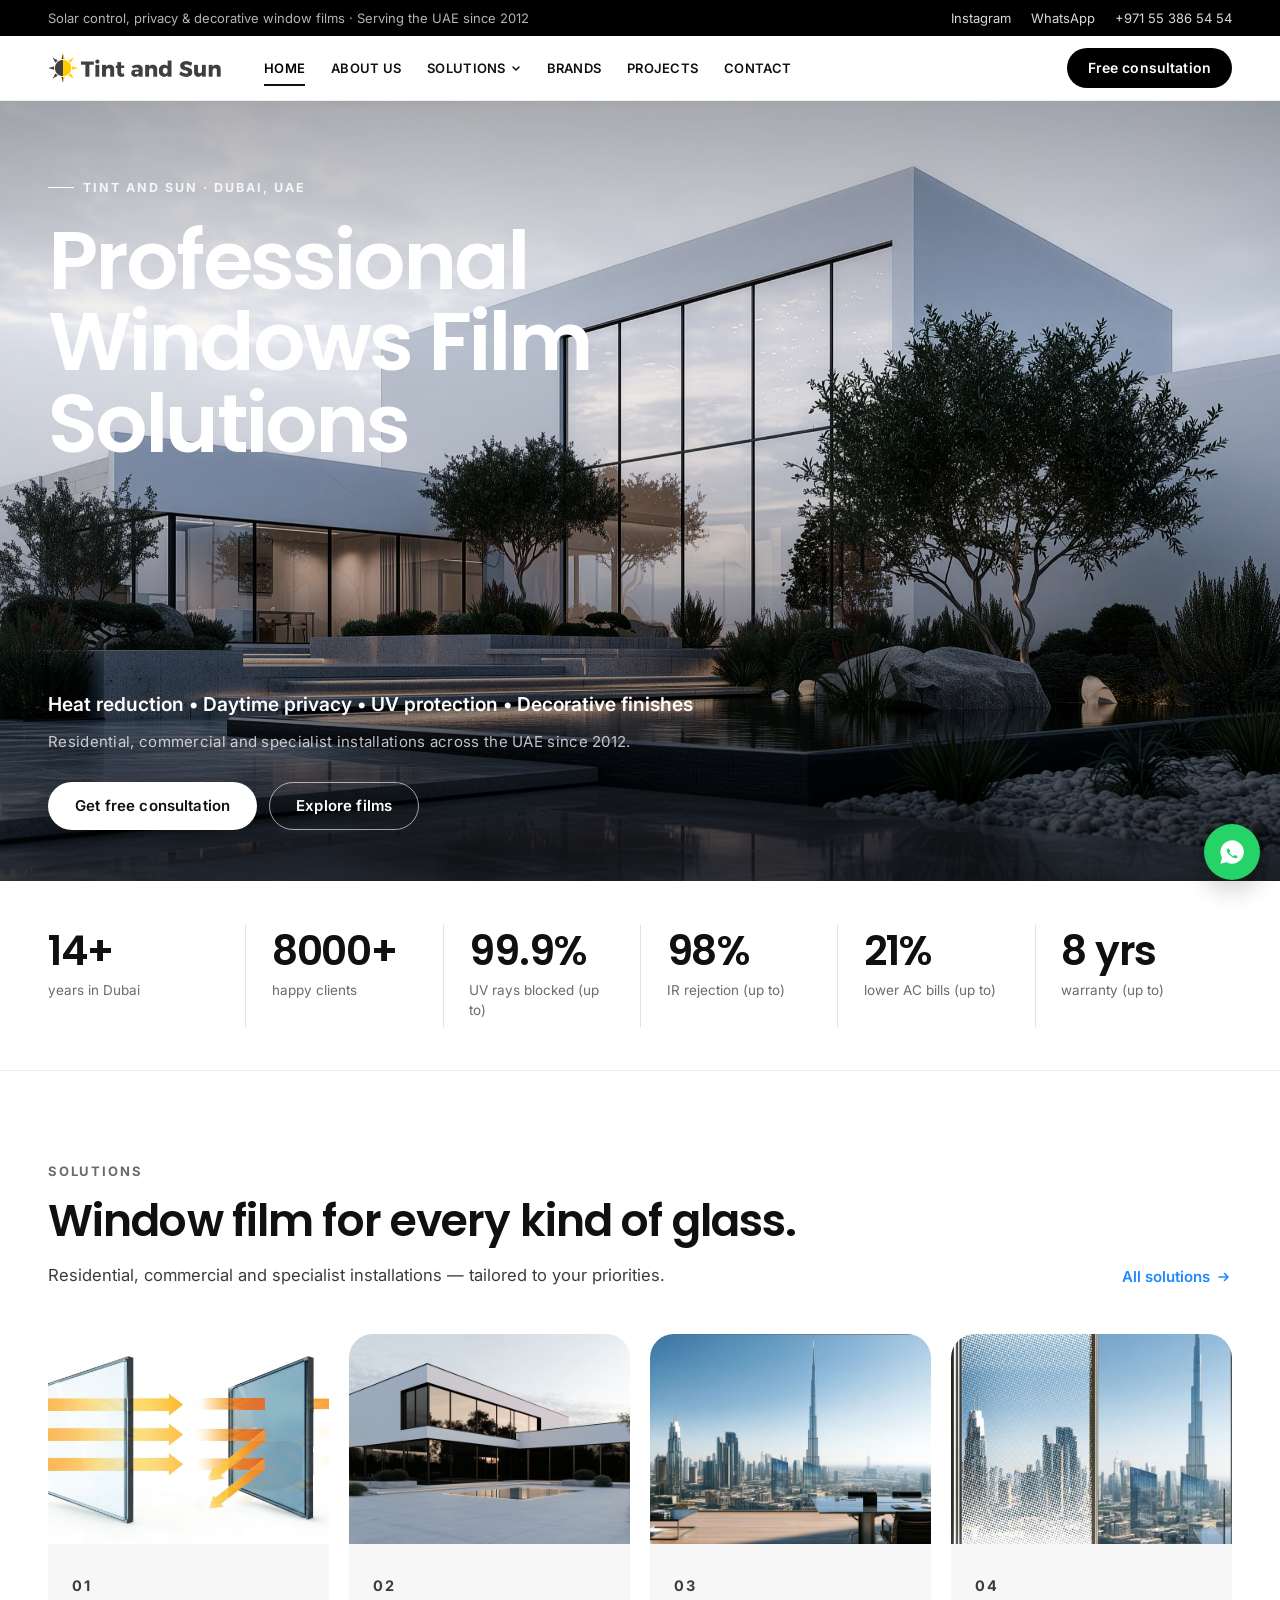
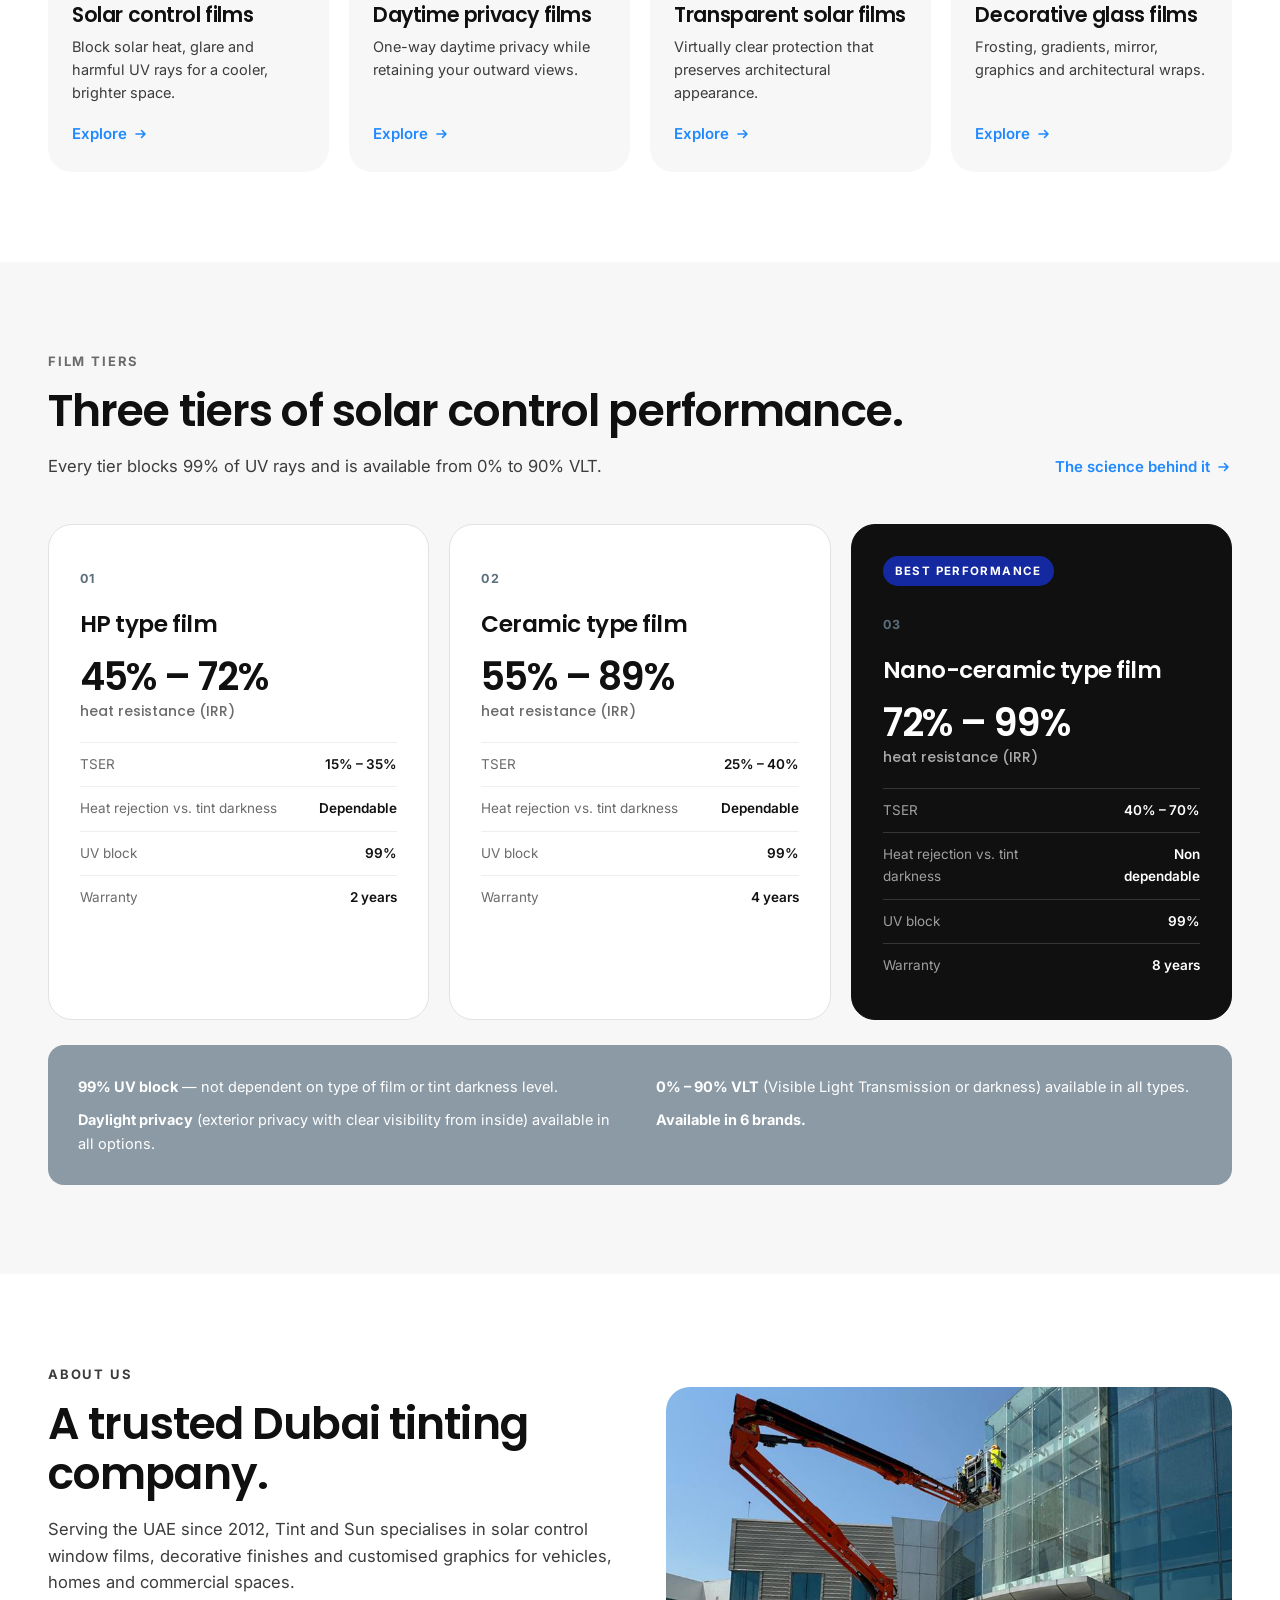
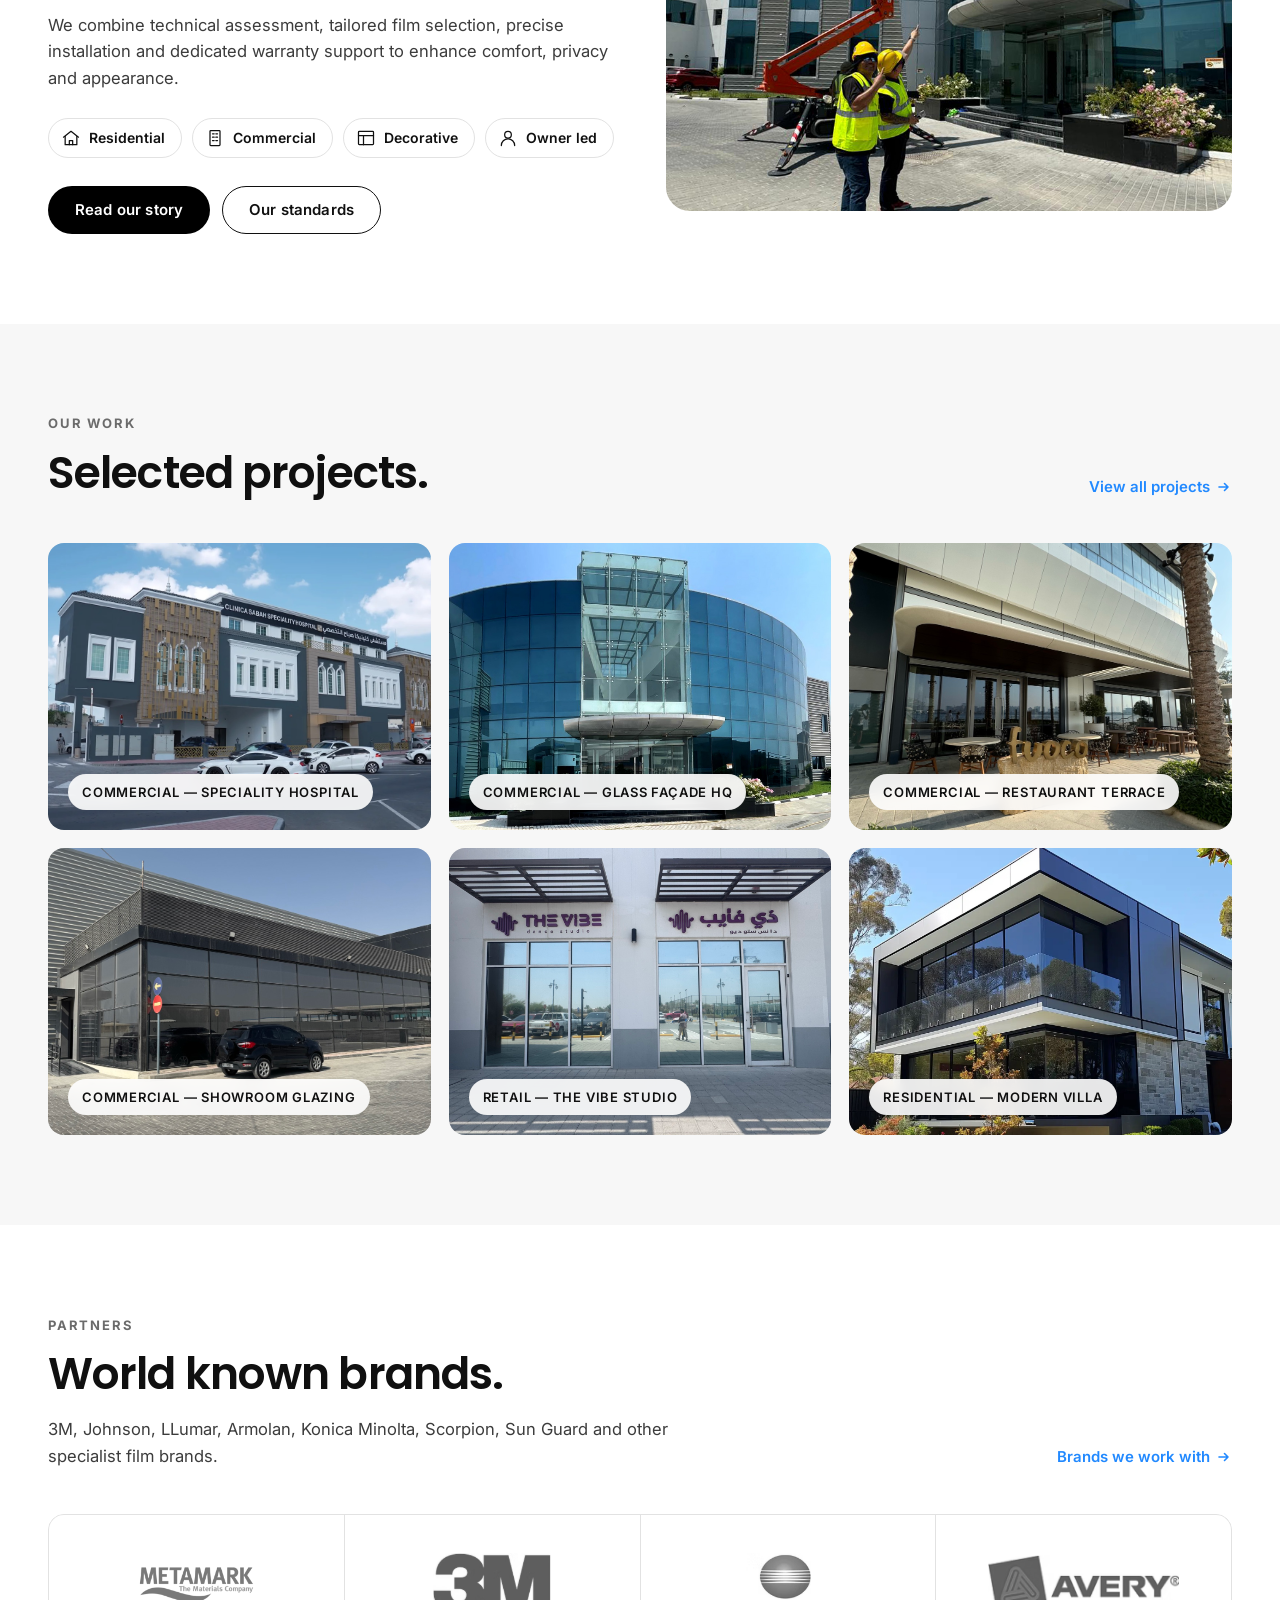
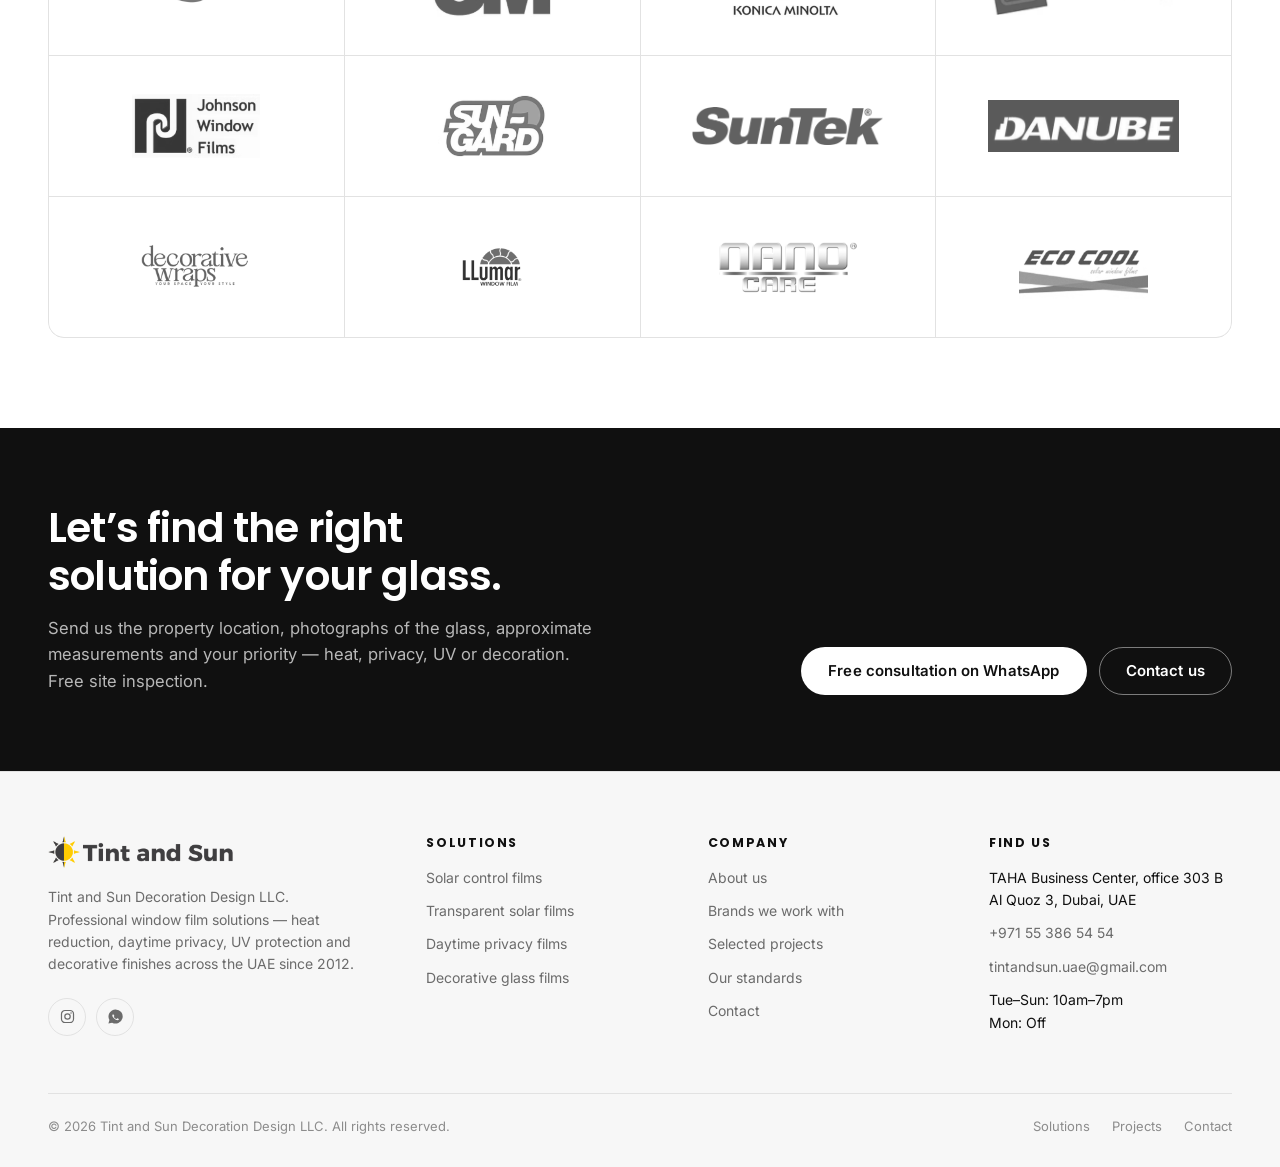
<file: index.html>
<!doctype html>
<html lang="en">
<head>
<meta charset="utf-8">
<meta name="viewport" content="width=device-width, initial-scale=1">
<title>Window Film Solutions Dubai | Tint and Sun</title>
<meta name="description" content="Professional window film solutions in Dubai: heat reduction, daytime privacy, UV protection and decorative finishes since 2012.">
<link rel="icon" href="assets/img/favicon.png">
<link rel="preconnect" href="https://fonts.googleapis.com">
<link rel="preconnect" href="https://fonts.gstatic.com" crossorigin>
<link href="https://fonts.googleapis.com/css2?family=Inter:wght@400;500;600;700&family=Poppins:wght@300;400;500;600;700&display=swap" rel="stylesheet">
<link rel="stylesheet" href="assets/css/style.css?v=2">
</head>
<body>
<div class="utility">
  <div class="wrap">
    <div class="utility__left">
      <span class="utility__tag">Solar control, privacy &amp; decorative window films &middot; Serving the UAE since 2012</span>
    </div>
    <div class="utility__right">
      <a href="https://www.instagram.com/tint_and_sun/" target="_blank" rel="noopener">Instagram</a>
      <a href="https://wa.me/971553865454" target="_blank" rel="noopener">WhatsApp</a>
      <a href="tel:+971553865454">+971 55 386 54 54</a>
    </div>
  </div>
</div>

<header class="nav">
  <div class="wrap nav__inner">
    <a class="nav__logo" href="index.html" aria-label="Tint and Sun — home">
      <img src="assets/img/logo.png" alt="Tint and Sun">
    </a>
    <ul class="nav__menu"><li><a href="index.html" class="is-active">HOME</a></li><li><a href="about.html">ABOUT US</a></li><li class="nav__item--has-drop"><a href="solar-films.html">SOLUTIONS <svg width="10" height="10" viewBox="0 0 10 10" fill="none" aria-hidden="true"><path d="M2 4l3 3 3-3" stroke="currentColor" stroke-width="1.5" stroke-linecap="round" stroke-linejoin="round"/></svg></a><ul class="nav__drop"><li><a href="solar-films.html">SOLAR CONTROL FILMS</a></li><li><a href="privacy-films.html">DAYTIME PRIVACY FILMS</a></li><li><a href="decorative.html">DECORATIVE GLASS FILMS</a></li></ul></li><li><a href="brands.html">BRANDS</a></li><li><a href="projects.html">PROJECTS</a></li><li><a href="contact.html">CONTACT</a></li></ul>
    <div class="nav__actions">
      <a class="nav__phone" href="tel:+971553865454"><svg width="15" height="15" viewBox="0 0 16 16" fill="none" aria-hidden="true"><path d="M5.2 2.5 6.6 5 5.4 6.4a8.4 8.4 0 0 0 4.2 4.2L11 9.4l2.5 1.4v2.2c0 .6-.5 1-1.1 1C7 13.6 2.4 9 2.1 3.6c0-.6.4-1.1 1-1.1h2.1Z" stroke="currentColor" stroke-width="1.4" stroke-linejoin="round"/></svg>+971 55 386 54 54</a>
      <a class="btn btn--primary btn--sm" href="contact.html">Free consultation</a>
      <button class="nav__burger" type="button" aria-label="Menu" aria-expanded="false" aria-controls="drawer"><span></span></button>
    </div>
  </div>
</header>

<nav class="drawer" id="drawer" aria-label="Mobile">
  <ul><li><a href="index.html">HOME</a></li><li><a href="about.html">ABOUT US</a></li><li><a href="solar-films.html">SOLUTIONS</a><ul class="drawer__sub"><li><a href="solar-films.html">SOLAR CONTROL FILMS</a></li><li><a href="privacy-films.html">DAYTIME PRIVACY FILMS</a></li><li><a href="decorative.html">DECORATIVE GLASS FILMS</a></li></ul></li><li><a href="brands.html">BRANDS</a></li><li><a href="projects.html">PROJECTS</a></li><li><a href="contact.html">CONTACT</a></li></ul>
  <div class="drawer__cta">
    <a class="btn btn--primary" href="https://wa.me/971553865454" target="_blank" rel="noopener">Free consultation on WhatsApp</a>
    <a class="btn btn--ghost" href="tel:+971553865454">Call +971 55 386 54 54</a>
  </div>
</nav>
<main>
<section class="hero hero--dark">
  <div class="hero__media"><img src="assets/img/hero.jpg" alt="Contemporary white villa with floor-to-ceiling glazing" fetchpriority="high"></div>
  <div class="wrap hero__inner">
    <div class="hero__content">
      <p class="hero__eyebrow">Tint and Sun &middot; Dubai, UAE</p>
      <h1 class="hero__title">Professional Windows Film Solutions</h1>
    </div>
    <div class="hero__bottom">
      <p class="hero__tags">Heat reduction &bull; Daytime privacy &bull; UV protection &bull; Decorative finishes</p>
      <p class="hero__note">Residential, commercial and specialist installations across the UAE since 2012.</p>
      <div class="btn-row">
        <a class="btn btn--light" href="https://wa.me/971553865454" target="_blank" rel="noopener">Get free consultation</a>
        <a class="btn btn--ghost-light" href="solar-films.html">Explore films</a>
      </div>
    </div>
  </div>
</section>

<section class="stats">
  <div class="wrap">
    <div class="stats__grid stats__grid--6">
      <div class="stats__item reveal"><div class="stats__num">14+</div><div class="stats__label">years in Dubai</div></div>
      <div class="stats__item reveal" data-delay="60"><div class="stats__num">8000+</div><div class="stats__label">happy clients</div></div>
      <div class="stats__item reveal" data-delay="120"><div class="stats__num">99.9%</div><div class="stats__label">UV rays blocked (up to)</div></div>
      <div class="stats__item reveal" data-delay="180"><div class="stats__num">98%</div><div class="stats__label">IR rejection (up to)</div></div>
      <div class="stats__item reveal" data-delay="240"><div class="stats__num">21%</div><div class="stats__label">lower AC bills (up to)</div></div>
      <div class="stats__item reveal" data-delay="300"><div class="stats__num">8 yrs</div><div class="stats__label">warranty (up to)</div></div>
    </div>
  </div>
</section>

<section class="section" id="solutions">
  <div class="wrap">
    <div class="section-head section-head--split">
      <div class="reveal">
        <p class="eyebrow">Solutions</p>
        <h2 class="h-section">Window film for every kind of glass.</h2>
        <p class="h-sub">Residential, commercial and specialist installations &mdash; tailored to your priorities.</p>
      </div>
      <a class="link-arrow reveal" href="solar-films.html">All solutions <svg width="16" height="16" viewBox="0 0 16 16" fill="none" aria-hidden="true"><path d="M3 8h9m0 0L8.5 4.5M12 8l-3.5 3.5" stroke="currentColor" stroke-width="1.6" stroke-linecap="round" stroke-linejoin="round"/></svg></a>
    </div>
    <div class="grid grid--4">
      <a class="photo-tile reveal" href="solar-films.html">
        <img src="assets/img/science.jpg" alt="" loading="lazy">
        <div><p class="eyebrow">01</p><h3>Solar control films</h3><p>Block solar heat, glare and harmful UV rays for a cooler, brighter space.</p><span class="link-arrow">Explore <svg width="16" height="16" viewBox="0 0 16 16" fill="none" aria-hidden="true"><path d="M3 8h9m0 0L8.5 4.5M12 8l-3.5 3.5" stroke="currentColor" stroke-width="1.6" stroke-linecap="round" stroke-linejoin="round"/></svg></span></div>
      </a>
      <a class="photo-tile reveal" data-delay="80" href="privacy-films.html">
        <img src="assets/img/privacy-outside.jpg" alt="" loading="lazy">
        <div><p class="eyebrow">02</p><h3>Daytime privacy films</h3><p>One-way daytime privacy while retaining your outward views.</p><span class="link-arrow">Explore <svg width="16" height="16" viewBox="0 0 16 16" fill="none" aria-hidden="true"><path d="M3 8h9m0 0L8.5 4.5M12 8l-3.5 3.5" stroke="currentColor" stroke-width="1.6" stroke-linecap="round" stroke-linejoin="round"/></svg></span></div>
      </a>
      <a class="photo-tile reveal" data-delay="160" href="solar-films.html#transparent">
        <img src="assets/img/transparent.jpg" alt="" loading="lazy">
        <div><p class="eyebrow">03</p><h3>Transparent solar films</h3><p>Virtually clear protection that preserves architectural appearance.</p><span class="link-arrow">Explore <svg width="16" height="16" viewBox="0 0 16 16" fill="none" aria-hidden="true"><path d="M3 8h9m0 0L8.5 4.5M12 8l-3.5 3.5" stroke="currentColor" stroke-width="1.6" stroke-linecap="round" stroke-linejoin="round"/></svg></span></div>
      </a>
      <a class="photo-tile reveal" data-delay="240" href="decorative.html">
        <img src="assets/img/decor/gradient.jpg" alt="" loading="lazy">
        <div><p class="eyebrow">04</p><h3>Decorative glass films</h3><p>Frosting, gradients, mirror, graphics and architectural wraps.</p><span class="link-arrow">Explore <svg width="16" height="16" viewBox="0 0 16 16" fill="none" aria-hidden="true"><path d="M3 8h9m0 0L8.5 4.5M12 8l-3.5 3.5" stroke="currentColor" stroke-width="1.6" stroke-linecap="round" stroke-linejoin="round"/></svg></span></div>
      </a>
    </div>
  </div>
</section>

<section class="section section--alt">
  <div class="wrap">
    <div class="section-head section-head--split">
      <div class="reveal">
        <p class="eyebrow">Film tiers</p>
        <h2 class="h-section">Three tiers of solar control performance.</h2>
        <p class="h-sub">Every tier blocks 99% of UV rays and is available from 0% to 90% VLT.</p>
      </div>
      <a class="link-arrow reveal" href="solar-films.html">The science behind it <svg width="16" height="16" viewBox="0 0 16 16" fill="none" aria-hidden="true"><path d="M3 8h9m0 0L8.5 4.5M12 8l-3.5 3.5" stroke="currentColor" stroke-width="1.6" stroke-linecap="round" stroke-linejoin="round"/></svg></a>
    </div>
    <div class="grid grid--3"><div class="price-card reveal" data-delay="0">
        
        <p class="price-card__type">01</p>
        <h3>HP type film</h3>
        <div class="price-card__amount">45% &ndash; 72%<small>heat resistance (IRR)</small></div>
        <dl class="spec">
          <div><dt>TSER</dt><dd>15% &ndash; 35%</dd></div>
          <div><dt>Heat rejection vs. tint darkness</dt><dd>Dependable</dd></div>
          <div><dt>UV block</dt><dd>99%</dd></div>
          <div><dt>Warranty</dt><dd>2 years</dd></div>
        </dl>
      </div><div class="price-card reveal" data-delay="90">
        
        <p class="price-card__type">02</p>
        <h3>Ceramic type film</h3>
        <div class="price-card__amount">55% &ndash; 89%<small>heat resistance (IRR)</small></div>
        <dl class="spec">
          <div><dt>TSER</dt><dd>25% &ndash; 40%</dd></div>
          <div><dt>Heat rejection vs. tint darkness</dt><dd>Dependable</dd></div>
          <div><dt>UV block</dt><dd>99%</dd></div>
          <div><dt>Warranty</dt><dd>4 years</dd></div>
        </dl>
      </div><div class="price-card price-card--featured reveal" data-delay="180">
        <span class="price-card__badge">Best performance</span>
        <p class="price-card__type">03</p>
        <h3>Nano-ceramic type film</h3>
        <div class="price-card__amount">72% &ndash; 99%<small>heat resistance (IRR)</small></div>
        <dl class="spec">
          <div><dt>TSER</dt><dd>40% &ndash; 70%</dd></div>
          <div><dt>Heat rejection vs. tint darkness</dt><dd>Non dependable</dd></div>
          <div><dt>UV block</dt><dd>99%</dd></div>
          <div><dt>Warranty</dt><dd>8 years</dd></div>
        </dl>
      </div></div>
    <div class="note-band reveal">
  <p><strong>99% UV block</strong> &mdash; not dependent on type of film or tint darkness level.</p>
  <p><strong>0% &ndash; 90% VLT</strong> (Visible Light Transmission or darkness) available in all types.</p>
  <p><strong>Daylight privacy</strong> (exterior privacy with clear visibility from inside) available in all options.</p>
  <p><strong>Available in 6 brands.</strong></p>
</div>
  </div>
</section>

<section class="section">
  <div class="wrap">
    <div class="split">
      <div class="reveal">
        <p class="eyebrow">About us</p>
        <h2 class="h-section">A trusted Dubai tinting company.</h2>
        <p class="h-sub">Serving the UAE since 2012, Tint and Sun specialises in solar control window films, decorative finishes and customised graphics for vehicles, homes and commercial spaces.</p>
        <p class="h-sub">We combine technical assessment, tailored film selection, precise installation and dedicated warranty support to enhance comfort, privacy and appearance.</p>
        <ul class="sectors">
          <li><svg viewBox="0 0 24 24" fill="none" stroke="currentColor" stroke-width="1.5" stroke-linecap="round" stroke-linejoin="round" aria-hidden="true"><path d="M3 11 12 4l9 7"/><path d="M5 10v10h14V10"/><path d="M10 20v-5h4v5"/></svg>Residential</li><li><svg viewBox="0 0 24 24" fill="none" stroke="currentColor" stroke-width="1.5" stroke-linecap="round" stroke-linejoin="round" aria-hidden="true"><rect x="6" y="3" width="12" height="18" rx="1"/><path d="M9 7h2M13 7h2M9 11h2M13 11h2M9 15h2M13 15h2"/></svg>Commercial</li><li><svg viewBox="0 0 24 24" fill="none" stroke="currentColor" stroke-width="1.5" stroke-linecap="round" stroke-linejoin="round" aria-hidden="true"><rect x="3" y="4" width="18" height="16" rx="1"/><path d="M3 9h18M9 9v11"/></svg>Decorative</li><li><svg viewBox="0 0 24 24" fill="none" stroke="currentColor" stroke-width="1.5" stroke-linecap="round" stroke-linejoin="round" aria-hidden="true"><circle cx="12" cy="8" r="4"/><path d="M4 21c0-4.4 3.6-8 8-8s8 3.6 8 8"/></svg>Owner led</li>
        </ul>
        <div class="btn-row">
          <a class="btn btn--primary" href="about.html">Read our story</a>
          <a class="btn btn--ghost" href="contact.html#standards">Our standards</a>
        </div>
      </div>
      <div class="split__media reveal" data-delay="120">
        <img src="assets/img/team1.jpg" alt="Tint and Sun team installing window film on a commercial glass façade from a boom lift" loading="lazy">
      </div>
    </div>
  </div>
</section>

<section class="section section--alt">
  <div class="wrap">
    <div class="section-head section-head--split">
      <div class="reveal">
        <p class="eyebrow">Our work</p>
        <h2 class="h-section">Selected projects.</h2>
        
      </div>
      <a class="link-arrow reveal" href="projects.html">View all projects <svg width="16" height="16" viewBox="0 0 16 16" fill="none" aria-hidden="true"><path d="M3 8h9m0 0L8.5 4.5M12 8l-3.5 3.5" stroke="currentColor" stroke-width="1.6" stroke-linecap="round" stroke-linejoin="round"/></svg></a>
    </div>
    <div class="gal"><div class="gal__cell reveal" data-delay="0"><img src="assets/img/projects/clinic.jpg" alt="Commercial - Speciality hospital" loading="lazy"><span>Commercial &mdash; Speciality hospital</span></div><div class="gal__cell reveal" data-delay="80"><img src="assets/img/projects/glass-hq.jpg" alt="Commercial - Glass façade HQ" loading="lazy"><span>Commercial &mdash; Glass façade HQ</span></div><div class="gal__cell reveal" data-delay="160"><img src="assets/img/projects/terrace.jpg" alt="Commercial - Restaurant terrace" loading="lazy"><span>Commercial &mdash; Restaurant terrace</span></div><div class="gal__cell reveal" data-delay="0"><img src="assets/img/projects/warehouse.jpg" alt="Commercial - Showroom glazing" loading="lazy"><span>Commercial &mdash; Showroom glazing</span></div><div class="gal__cell reveal" data-delay="80"><img src="assets/img/projects/the-vibe.jpg" alt="Retail - The Vibe studio" loading="lazy"><span>Retail &mdash; The Vibe studio</span></div><div class="gal__cell reveal" data-delay="160"><img src="assets/img/projects/modern-villa.jpg" alt="Residential - Modern villa" loading="lazy"><span>Residential &mdash; Modern villa</span></div></div>
  </div>
</section>

<section class="section">
  <div class="wrap">
    <div class="section-head section-head--split">
      <div class="reveal">
        <p class="eyebrow">Partners</p>
        <h2 class="h-section">World known brands.</h2>
        <p class="h-sub">3M, Johnson, LLumar, Armolan, Konica Minolta, Scorpion, Sun Guard and other specialist film brands.</p>
      </div>
      <a class="link-arrow reveal" href="brands.html">Brands we work with <svg width="16" height="16" viewBox="0 0 16 16" fill="none" aria-hidden="true"><path d="M3 8h9m0 0L8.5 4.5M12 8l-3.5 3.5" stroke="currentColor" stroke-width="1.6" stroke-linecap="round" stroke-linejoin="round"/></svg></a>
    </div>
    <div class="brands brands--logos"><div class="brand"><img src="assets/img/brands/metamark.png" alt="Metamark" loading="lazy"></div><div class="brand"><img src="assets/img/brands/3m.png" alt="3M" loading="lazy"></div><div class="brand"><img src="assets/img/brands/konica-minolta.png" alt="Konica Minolta" loading="lazy"></div><div class="brand"><img src="assets/img/brands/avery.png" alt="Avery" loading="lazy"></div><div class="brand"><img src="assets/img/brands/johnson.png" alt="Johnson Window Films" loading="lazy"></div><div class="brand"><img src="assets/img/brands/sungard.png" alt="SunGard" loading="lazy"></div><div class="brand"><img src="assets/img/brands/suntek.png" alt="SunTek" loading="lazy"></div><div class="brand"><img src="assets/img/brands/danube.png" alt="Danube" loading="lazy"></div><div class="brand"><img src="assets/img/brands/decorative-wraps.png" alt="Decorative Wraps" loading="lazy"></div><div class="brand"><img src="assets/img/brands/llumar.png" alt="LLumar" loading="lazy"></div><div class="brand"><img src="assets/img/brands/nanocare.png" alt="Nano Care" loading="lazy"></div><div class="brand"><img src="assets/img/brands/ecocool.png" alt="Eco Cool" loading="lazy"></div></div>
  </div>
</section>
</main>
<section class="cta-band">
  <div class="wrap">
    <div class="section-head--split section-head" style="margin-bottom:0">
      <div class="reveal">
        <h2>Let&rsquo;s find the right solution for your glass.</h2>
        <p>Send us the property location, photographs of the glass, approximate measurements and your priority &mdash; heat, privacy, UV or decoration. Free site inspection.</p>
      </div>
      <div class="btn-row reveal" style="margin-top:0">
        <a class="btn btn--primary" href="https://wa.me/971553865454" target="_blank" rel="noopener">Free consultation on WhatsApp</a>
        <a class="btn btn--ghost" href="contact.html">Contact us</a>
      </div>
    </div>
  </div>
</section>
<footer class="footer">
  <div class="wrap">
    <div class="footer__top">
      <div class="footer__brand">
        <img src="assets/img/logo.png" alt="Tint and Sun">
        <p>Tint and Sun Decoration Design LLC. Professional window film solutions &mdash; heat reduction, daytime privacy, UV protection and decorative finishes across the UAE since 2012.</p>
        <div class="footer__social">
          <a href="https://www.instagram.com/tint_and_sun/" target="_blank" rel="noopener" aria-label="Instagram"><svg viewBox="0 0 24 24" fill="none" stroke="currentColor" stroke-width="1.7"><rect x="3.5" y="3.5" width="17" height="17" rx="5"/><circle cx="12" cy="12" r="3.8"/><circle cx="17" cy="7" r="1" fill="currentColor" stroke="none"/></svg></a>
          <a href="https://wa.me/971553865454" target="_blank" rel="noopener" aria-label="WhatsApp"><svg viewBox="0 0 24 24" fill="currentColor"><path d="M12 2a10 10 0 0 0-8.6 15L2 22l5.2-1.3A10 10 0 1 0 12 2Zm5.2 14c-.2.6-1.2 1.2-1.7 1.2-.5.1-1 .1-1.6-.1-.4-.1-.9-.3-1.5-.6a11 11 0 0 1-4.2-3.8c-.3-.5-.7-1.2-.7-2s.4-1.2.6-1.4c.2-.2.4-.3.6-.3h.4c.1 0 .3 0 .5.4l.7 1.6c0 .1.1.3 0 .4l-.3.5-.2.3c-.1.1-.2.2 0 .5.2.3.6 1 1.3 1.6.9.8 1.6 1 1.9 1.2.2.1.4.1.5-.1l.6-.7c.2-.2.3-.2.5-.1l1.5.7c.2.1.4.2.4.3.1.1.1.4 0 .8Z"/></svg></a>
        </div>
      </div>

      <div>
        <h4>Solutions</h4>
        <ul>
          <li><a href="solar-films.html">Solar control films</a></li>
          <li><a href="solar-films.html#transparent">Transparent solar films</a></li>
          <li><a href="privacy-films.html">Daytime privacy films</a></li>
          <li><a href="decorative.html">Decorative glass films</a></li>
        </ul>
      </div>

      <div>
        <h4>Company</h4>
        <ul>
          <li><a href="about.html">About us</a></li>
          <li><a href="brands.html">Brands we work with</a></li>
          <li><a href="projects.html">Selected projects</a></li>
          <li><a href="contact.html#standards">Our standards</a></li>
          <li><a href="contact.html">Contact</a></li>
        </ul>
      </div>

      <div>
        <h4>Find us</h4>
        <ul>
          <li>TAHA Business Center, office 303 B<br>Al Quoz 3, Dubai, UAE</li>
          <li><a href="tel:+971553865454">+971 55 386 54 54</a></li>
          <li><a href="mailto:tintandsun.uae@gmail.com">tintandsun.uae@gmail.com</a></li>
          <li>Tue&ndash;Sun: 10am&ndash;7pm<br>Mon: Off</li>
        </ul>
      </div>
    </div>

    <div class="footer__bottom">
      <span>&copy; 2026 Tint and Sun Decoration Design LLC. All rights reserved.</span>
      <nav>
        <a href="solar-films.html">Solutions</a>
        <a href="projects.html">Projects</a>
        <a href="contact.html">Contact</a>
      </nav>
    </div>
  </div>
</footer>

<a class="fab" href="https://wa.me/971553865454" target="_blank" rel="noopener" aria-label="Chat on WhatsApp"><svg viewBox="0 0 24 24" fill="currentColor"><path d="M12 2a10 10 0 0 0-8.6 15L2 22l5.2-1.3A10 10 0 1 0 12 2Zm5.2 14c-.2.6-1.2 1.2-1.7 1.2-.5.1-1 .1-1.6-.1-.4-.1-.9-.3-1.5-.6a11 11 0 0 1-4.2-3.8c-.3-.5-.7-1.2-.7-2s.4-1.2.6-1.4c.2-.2.4-.3.6-.3h.4c.1 0 .3 0 .5.4l.7 1.6c0 .1.1.3 0 .4l-.3.5-.2.3c-.1.1-.2.2 0 .5.2.3.6 1 1.3 1.6.9.8 1.6 1 1.9 1.2.2.1.4.1.5-.1l.6-.7c.2-.2.3-.2.5-.1l1.5.7c.2.1.4.2.4.3.1.1.1.4 0 .8Z"/></svg></a>

<script src="assets/js/main.js"></script>
</body>
</html>
</file>
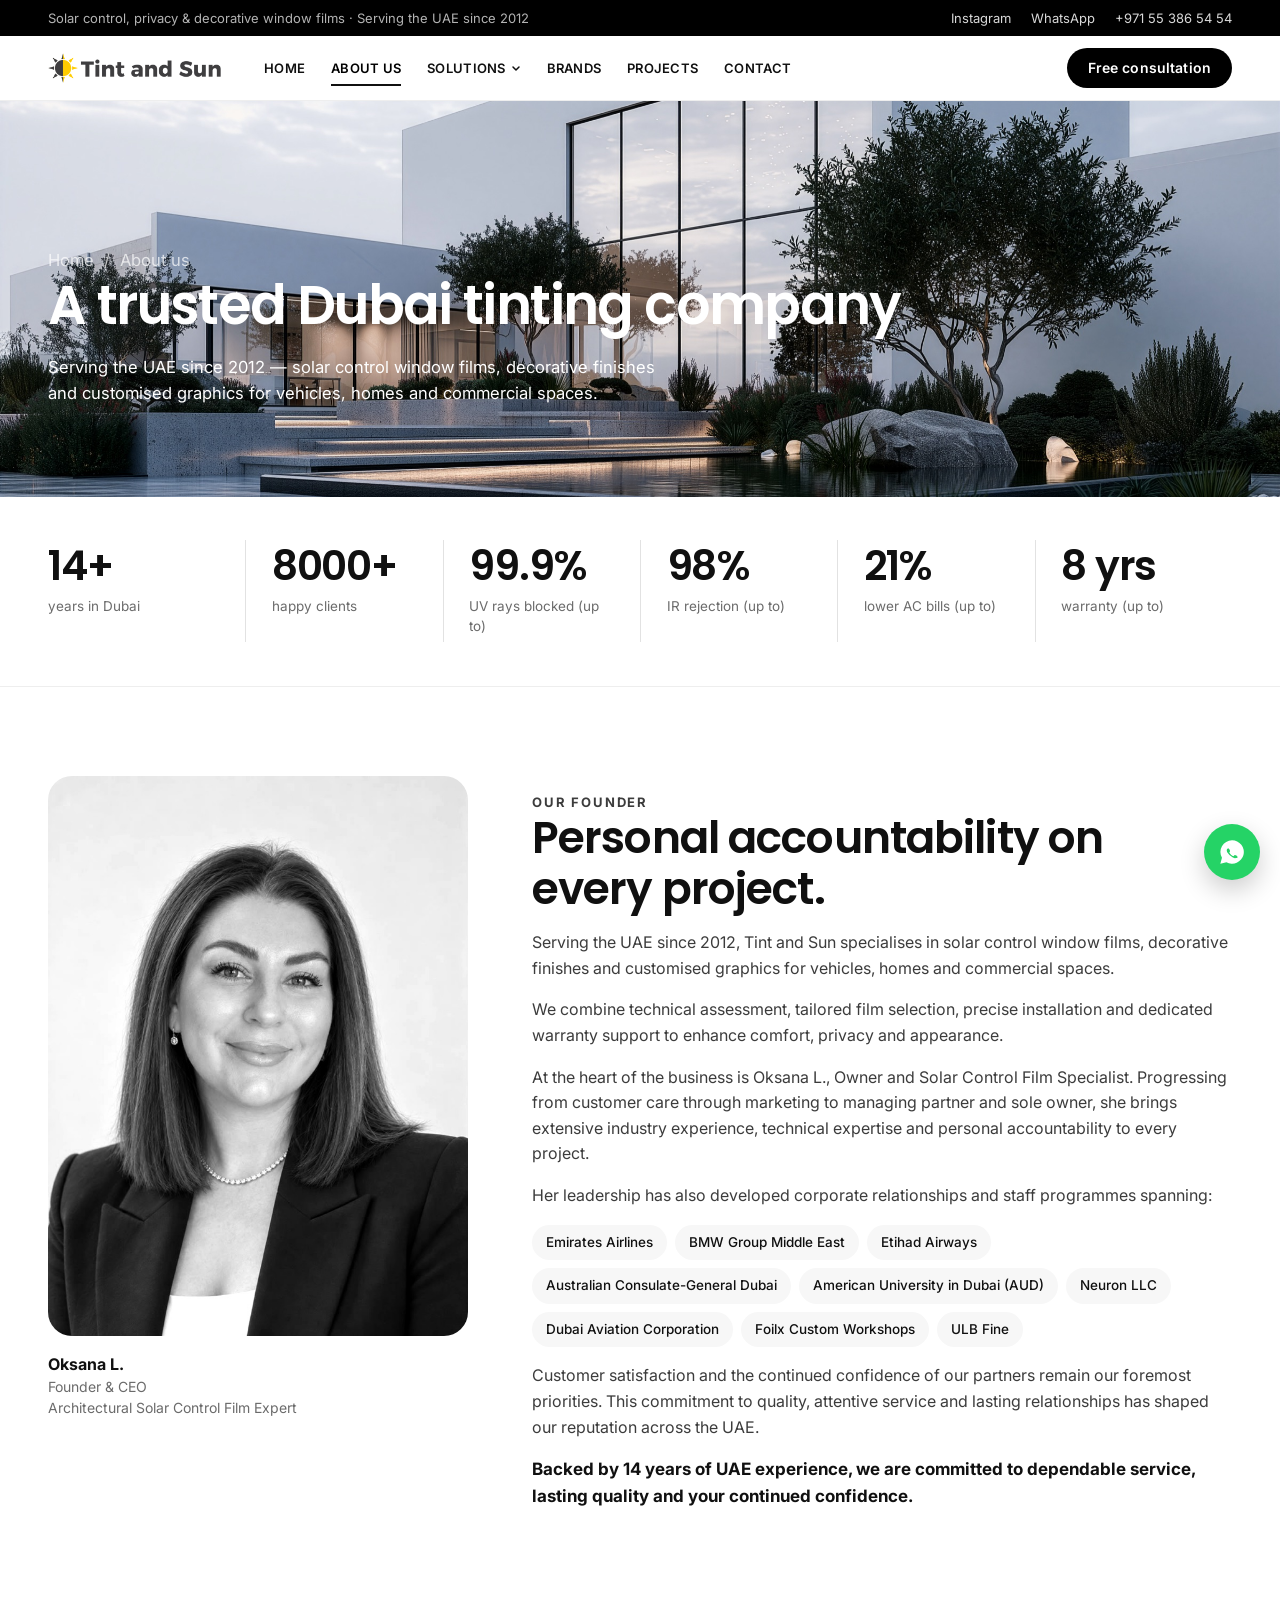
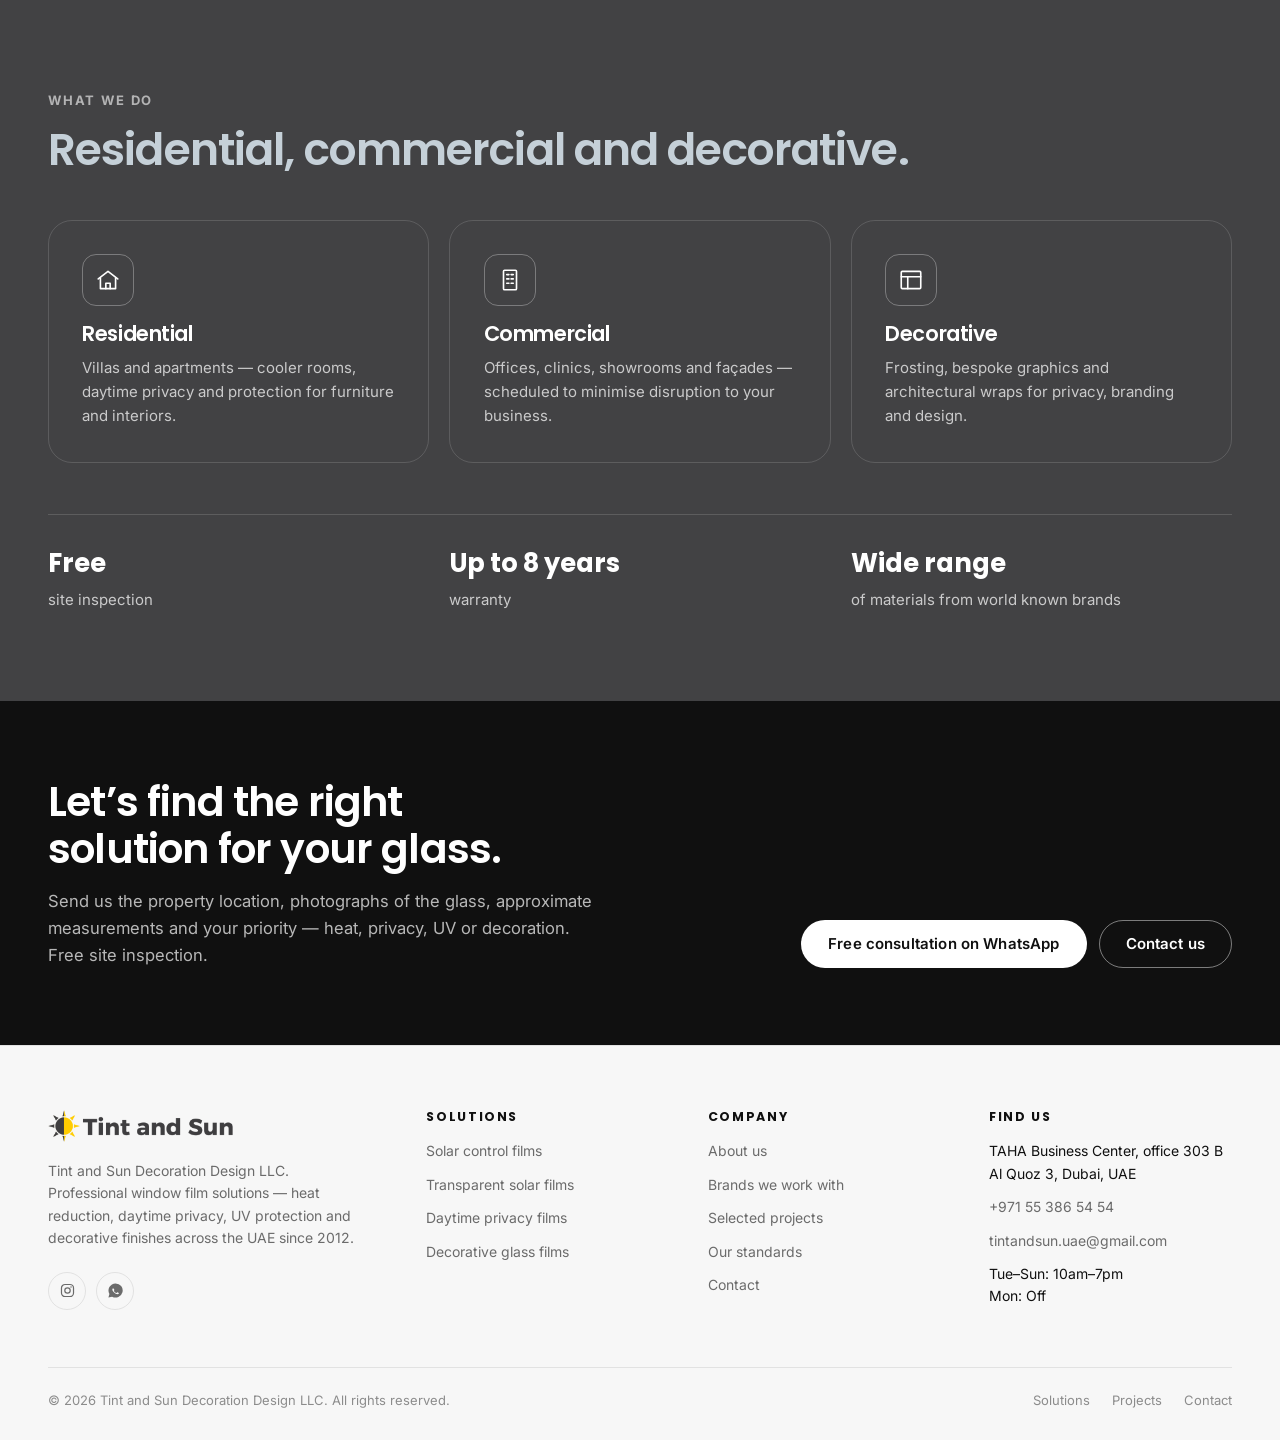
<file: about.html>
<!doctype html>
<html lang="en">
<head>
<meta charset="utf-8">
<meta name="viewport" content="width=device-width, initial-scale=1">
<title>About Us | Tint and Sun Dubai</title>
<meta name="description" content="A trusted Dubai tinting company since 2012, led by founder Oksana L., architectural solar control film expert.">
<link rel="icon" href="assets/img/favicon.png">
<link rel="preconnect" href="https://fonts.googleapis.com">
<link rel="preconnect" href="https://fonts.gstatic.com" crossorigin>
<link href="https://fonts.googleapis.com/css2?family=Inter:wght@400;500;600;700&family=Poppins:wght@300;400;500;600;700&display=swap" rel="stylesheet">
<link rel="stylesheet" href="assets/css/style.css?v=2">
</head>
<body>
<div class="utility">
  <div class="wrap">
    <div class="utility__left">
      <span class="utility__tag">Solar control, privacy &amp; decorative window films &middot; Serving the UAE since 2012</span>
    </div>
    <div class="utility__right">
      <a href="https://www.instagram.com/tint_and_sun/" target="_blank" rel="noopener">Instagram</a>
      <a href="https://wa.me/971553865454" target="_blank" rel="noopener">WhatsApp</a>
      <a href="tel:+971553865454">+971 55 386 54 54</a>
    </div>
  </div>
</div>

<header class="nav">
  <div class="wrap nav__inner">
    <a class="nav__logo" href="index.html" aria-label="Tint and Sun — home">
      <img src="assets/img/logo.png" alt="Tint and Sun">
    </a>
    <ul class="nav__menu"><li><a href="index.html">HOME</a></li><li><a href="about.html" class="is-active">ABOUT US</a></li><li class="nav__item--has-drop"><a href="solar-films.html">SOLUTIONS <svg width="10" height="10" viewBox="0 0 10 10" fill="none" aria-hidden="true"><path d="M2 4l3 3 3-3" stroke="currentColor" stroke-width="1.5" stroke-linecap="round" stroke-linejoin="round"/></svg></a><ul class="nav__drop"><li><a href="solar-films.html">SOLAR CONTROL FILMS</a></li><li><a href="privacy-films.html">DAYTIME PRIVACY FILMS</a></li><li><a href="decorative.html">DECORATIVE GLASS FILMS</a></li></ul></li><li><a href="brands.html">BRANDS</a></li><li><a href="projects.html">PROJECTS</a></li><li><a href="contact.html">CONTACT</a></li></ul>
    <div class="nav__actions">
      <a class="nav__phone" href="tel:+971553865454"><svg width="15" height="15" viewBox="0 0 16 16" fill="none" aria-hidden="true"><path d="M5.2 2.5 6.6 5 5.4 6.4a8.4 8.4 0 0 0 4.2 4.2L11 9.4l2.5 1.4v2.2c0 .6-.5 1-1.1 1C7 13.6 2.4 9 2.1 3.6c0-.6.4-1.1 1-1.1h2.1Z" stroke="currentColor" stroke-width="1.4" stroke-linejoin="round"/></svg>+971 55 386 54 54</a>
      <a class="btn btn--primary btn--sm" href="contact.html">Free consultation</a>
      <button class="nav__burger" type="button" aria-label="Menu" aria-expanded="false" aria-controls="drawer"><span></span></button>
    </div>
  </div>
</header>

<nav class="drawer" id="drawer" aria-label="Mobile">
  <ul><li><a href="index.html">HOME</a></li><li><a href="about.html">ABOUT US</a></li><li><a href="solar-films.html">SOLUTIONS</a><ul class="drawer__sub"><li><a href="solar-films.html">SOLAR CONTROL FILMS</a></li><li><a href="privacy-films.html">DAYTIME PRIVACY FILMS</a></li><li><a href="decorative.html">DECORATIVE GLASS FILMS</a></li></ul></li><li><a href="brands.html">BRANDS</a></li><li><a href="projects.html">PROJECTS</a></li><li><a href="contact.html">CONTACT</a></li></ul>
  <div class="drawer__cta">
    <a class="btn btn--primary" href="https://wa.me/971553865454" target="_blank" rel="noopener">Free consultation on WhatsApp</a>
    <a class="btn btn--ghost" href="tel:+971553865454">Call +971 55 386 54 54</a>
  </div>
</nav>
<main>
<section class="pagehero pagehero--img">
  <div class="pagehero__media"><img src="assets/img/hero.jpg" alt=""></div>
  <div class="wrap">
    <p class="pagehero__crumb"><a href="index.html">Home</a> &nbsp;/&nbsp; About us</p>
    <h1>A trusted Dubai tinting company</h1>
    <p>Serving the UAE since 2012 &mdash; solar control window films, decorative finishes and customised graphics for vehicles, homes and commercial spaces.</p>
  </div>
</section>

<section class="stats">
  <div class="wrap">
    <div class="stats__grid stats__grid--6">
      <div class="stats__item reveal"><div class="stats__num">14+</div><div class="stats__label">years in Dubai</div></div>
      <div class="stats__item reveal" data-delay="60"><div class="stats__num">8000+</div><div class="stats__label">happy clients</div></div>
      <div class="stats__item reveal" data-delay="120"><div class="stats__num">99.9%</div><div class="stats__label">UV rays blocked (up to)</div></div>
      <div class="stats__item reveal" data-delay="180"><div class="stats__num">98%</div><div class="stats__label">IR rejection (up to)</div></div>
      <div class="stats__item reveal" data-delay="240"><div class="stats__num">21%</div><div class="stats__label">lower AC bills (up to)</div></div>
      <div class="stats__item reveal" data-delay="300"><div class="stats__num">8 yrs</div><div class="stats__label">warranty (up to)</div></div>
    </div>
  </div>
</section>

<section class="section">
  <div class="wrap">
    <div class="founder">
      <figure class="founder__media reveal">
        <img src="assets/img/founder.jpg" alt="Oksana L., Founder and CEO of Tint and Sun">
        <figcaption><strong>Oksana L.</strong>Founder &amp; CEO<br>Architectural Solar Control Film Expert</figcaption>
      </figure>
      <div class="founder__text reveal" data-delay="100">
        <p class="eyebrow">Our founder</p>
        <h2 class="h-section">Personal accountability on every project.</h2>
        <p>Serving the UAE since 2012, Tint and Sun specialises in solar control window films, decorative finishes and customised graphics for vehicles, homes and commercial spaces.</p>
        <p>We combine technical assessment, tailored film selection, precise installation and dedicated warranty support to enhance comfort, privacy and appearance.</p>
        <p>At the heart of the business is Oksana L., Owner and Solar Control Film Specialist. Progressing from customer care through marketing to managing partner and sole owner, she brings extensive industry experience, technical expertise and personal accountability to every project.</p>
        <p>Her leadership has also developed corporate relationships and staff programmes spanning:</p>
        <ul class="chips">
          <li>Emirates Airlines</li><li>BMW Group Middle East</li><li>Etihad Airways</li><li>Australian Consulate-General Dubai</li>
          <li>American University in Dubai (AUD)</li><li>Neuron LLC</li><li>Dubai Aviation Corporation</li><li>Foilx Custom Workshops</li><li>ULB Fine</li>
        </ul>
        <p>Customer satisfaction and the continued confidence of our partners remain our foremost priorities. This commitment to quality, attentive service and lasting relationships has shaped our reputation across the UAE.</p>
        <p class="lead-strong">Backed by 14 years of UAE experience, we are committed to dependable service, lasting quality and your continued confidence.</p>
      </div>
    </div>
  </div>
</section>

<section class="section section--dark">
  <div class="wrap">
    <div class="section-head reveal">
      <p class="eyebrow">What we do</p>
      <h2 class="h-section">Residential, commercial and decorative.</h2>
    </div>
    <div class="grid grid--3">
      <div class="dark-card reveal"><span class="benefit__icon"><svg viewBox="0 0 24 24" fill="none" stroke="currentColor" stroke-width="1.5" stroke-linecap="round" stroke-linejoin="round" aria-hidden="true"><path d="M3 11 12 4l9 7"/><path d="M5 10v10h14V10"/><path d="M10 20v-5h4v5"/></svg></span><h3>Residential</h3><p>Villas and apartments &mdash; cooler rooms, daytime privacy and protection for furniture and interiors.</p></div>
      <div class="dark-card reveal" data-delay="80"><span class="benefit__icon"><svg viewBox="0 0 24 24" fill="none" stroke="currentColor" stroke-width="1.5" stroke-linecap="round" stroke-linejoin="round" aria-hidden="true"><rect x="6" y="3" width="12" height="18" rx="1"/><path d="M9 7h2M13 7h2M9 11h2M13 11h2M9 15h2M13 15h2"/></svg></span><h3>Commercial</h3><p>Offices, clinics, showrooms and façades &mdash; scheduled to minimise disruption to your business.</p></div>
      <div class="dark-card reveal" data-delay="160"><span class="benefit__icon"><svg viewBox="0 0 24 24" fill="none" stroke="currentColor" stroke-width="1.5" stroke-linecap="round" stroke-linejoin="round" aria-hidden="true"><rect x="3" y="4" width="18" height="16" rx="1"/><path d="M3 9h18M9 9v11"/></svg></span><h3>Decorative</h3><p>Frosting, bespoke graphics and architectural wraps for privacy, branding and design.</p></div>
    </div>
    <div class="facts reveal">
      <div><strong>Free</strong>site inspection</div>
      <div><strong>Up to 8 years</strong>warranty</div>
      <div><strong>Wide range</strong>of materials from world known brands</div>
    </div>
  </div>
</section>
</main>
<section class="cta-band">
  <div class="wrap">
    <div class="section-head--split section-head" style="margin-bottom:0">
      <div class="reveal">
        <h2>Let&rsquo;s find the right solution for your glass.</h2>
        <p>Send us the property location, photographs of the glass, approximate measurements and your priority &mdash; heat, privacy, UV or decoration. Free site inspection.</p>
      </div>
      <div class="btn-row reveal" style="margin-top:0">
        <a class="btn btn--primary" href="https://wa.me/971553865454" target="_blank" rel="noopener">Free consultation on WhatsApp</a>
        <a class="btn btn--ghost" href="contact.html">Contact us</a>
      </div>
    </div>
  </div>
</section>
<footer class="footer">
  <div class="wrap">
    <div class="footer__top">
      <div class="footer__brand">
        <img src="assets/img/logo.png" alt="Tint and Sun">
        <p>Tint and Sun Decoration Design LLC. Professional window film solutions &mdash; heat reduction, daytime privacy, UV protection and decorative finishes across the UAE since 2012.</p>
        <div class="footer__social">
          <a href="https://www.instagram.com/tint_and_sun/" target="_blank" rel="noopener" aria-label="Instagram"><svg viewBox="0 0 24 24" fill="none" stroke="currentColor" stroke-width="1.7"><rect x="3.5" y="3.5" width="17" height="17" rx="5"/><circle cx="12" cy="12" r="3.8"/><circle cx="17" cy="7" r="1" fill="currentColor" stroke="none"/></svg></a>
          <a href="https://wa.me/971553865454" target="_blank" rel="noopener" aria-label="WhatsApp"><svg viewBox="0 0 24 24" fill="currentColor"><path d="M12 2a10 10 0 0 0-8.6 15L2 22l5.2-1.3A10 10 0 1 0 12 2Zm5.2 14c-.2.6-1.2 1.2-1.7 1.2-.5.1-1 .1-1.6-.1-.4-.1-.9-.3-1.5-.6a11 11 0 0 1-4.2-3.8c-.3-.5-.7-1.2-.7-2s.4-1.2.6-1.4c.2-.2.4-.3.6-.3h.4c.1 0 .3 0 .5.4l.7 1.6c0 .1.1.3 0 .4l-.3.5-.2.3c-.1.1-.2.2 0 .5.2.3.6 1 1.3 1.6.9.8 1.6 1 1.9 1.2.2.1.4.1.5-.1l.6-.7c.2-.2.3-.2.5-.1l1.5.7c.2.1.4.2.4.3.1.1.1.4 0 .8Z"/></svg></a>
        </div>
      </div>

      <div>
        <h4>Solutions</h4>
        <ul>
          <li><a href="solar-films.html">Solar control films</a></li>
          <li><a href="solar-films.html#transparent">Transparent solar films</a></li>
          <li><a href="privacy-films.html">Daytime privacy films</a></li>
          <li><a href="decorative.html">Decorative glass films</a></li>
        </ul>
      </div>

      <div>
        <h4>Company</h4>
        <ul>
          <li><a href="about.html">About us</a></li>
          <li><a href="brands.html">Brands we work with</a></li>
          <li><a href="projects.html">Selected projects</a></li>
          <li><a href="contact.html#standards">Our standards</a></li>
          <li><a href="contact.html">Contact</a></li>
        </ul>
      </div>

      <div>
        <h4>Find us</h4>
        <ul>
          <li>TAHA Business Center, office 303 B<br>Al Quoz 3, Dubai, UAE</li>
          <li><a href="tel:+971553865454">+971 55 386 54 54</a></li>
          <li><a href="mailto:tintandsun.uae@gmail.com">tintandsun.uae@gmail.com</a></li>
          <li>Tue&ndash;Sun: 10am&ndash;7pm<br>Mon: Off</li>
        </ul>
      </div>
    </div>

    <div class="footer__bottom">
      <span>&copy; 2026 Tint and Sun Decoration Design LLC. All rights reserved.</span>
      <nav>
        <a href="solar-films.html">Solutions</a>
        <a href="projects.html">Projects</a>
        <a href="contact.html">Contact</a>
      </nav>
    </div>
  </div>
</footer>

<a class="fab" href="https://wa.me/971553865454" target="_blank" rel="noopener" aria-label="Chat on WhatsApp"><svg viewBox="0 0 24 24" fill="currentColor"><path d="M12 2a10 10 0 0 0-8.6 15L2 22l5.2-1.3A10 10 0 1 0 12 2Zm5.2 14c-.2.6-1.2 1.2-1.7 1.2-.5.1-1 .1-1.6-.1-.4-.1-.9-.3-1.5-.6a11 11 0 0 1-4.2-3.8c-.3-.5-.7-1.2-.7-2s.4-1.2.6-1.4c.2-.2.4-.3.6-.3h.4c.1 0 .3 0 .5.4l.7 1.6c0 .1.1.3 0 .4l-.3.5-.2.3c-.1.1-.2.2 0 .5.2.3.6 1 1.3 1.6.9.8 1.6 1 1.9 1.2.2.1.4.1.5-.1l.6-.7c.2-.2.3-.2.5-.1l1.5.7c.2.1.4.2.4.3.1.1.1.4 0 .8Z"/></svg></a>

<script src="assets/js/main.js"></script>
</body>
</html>
</file>
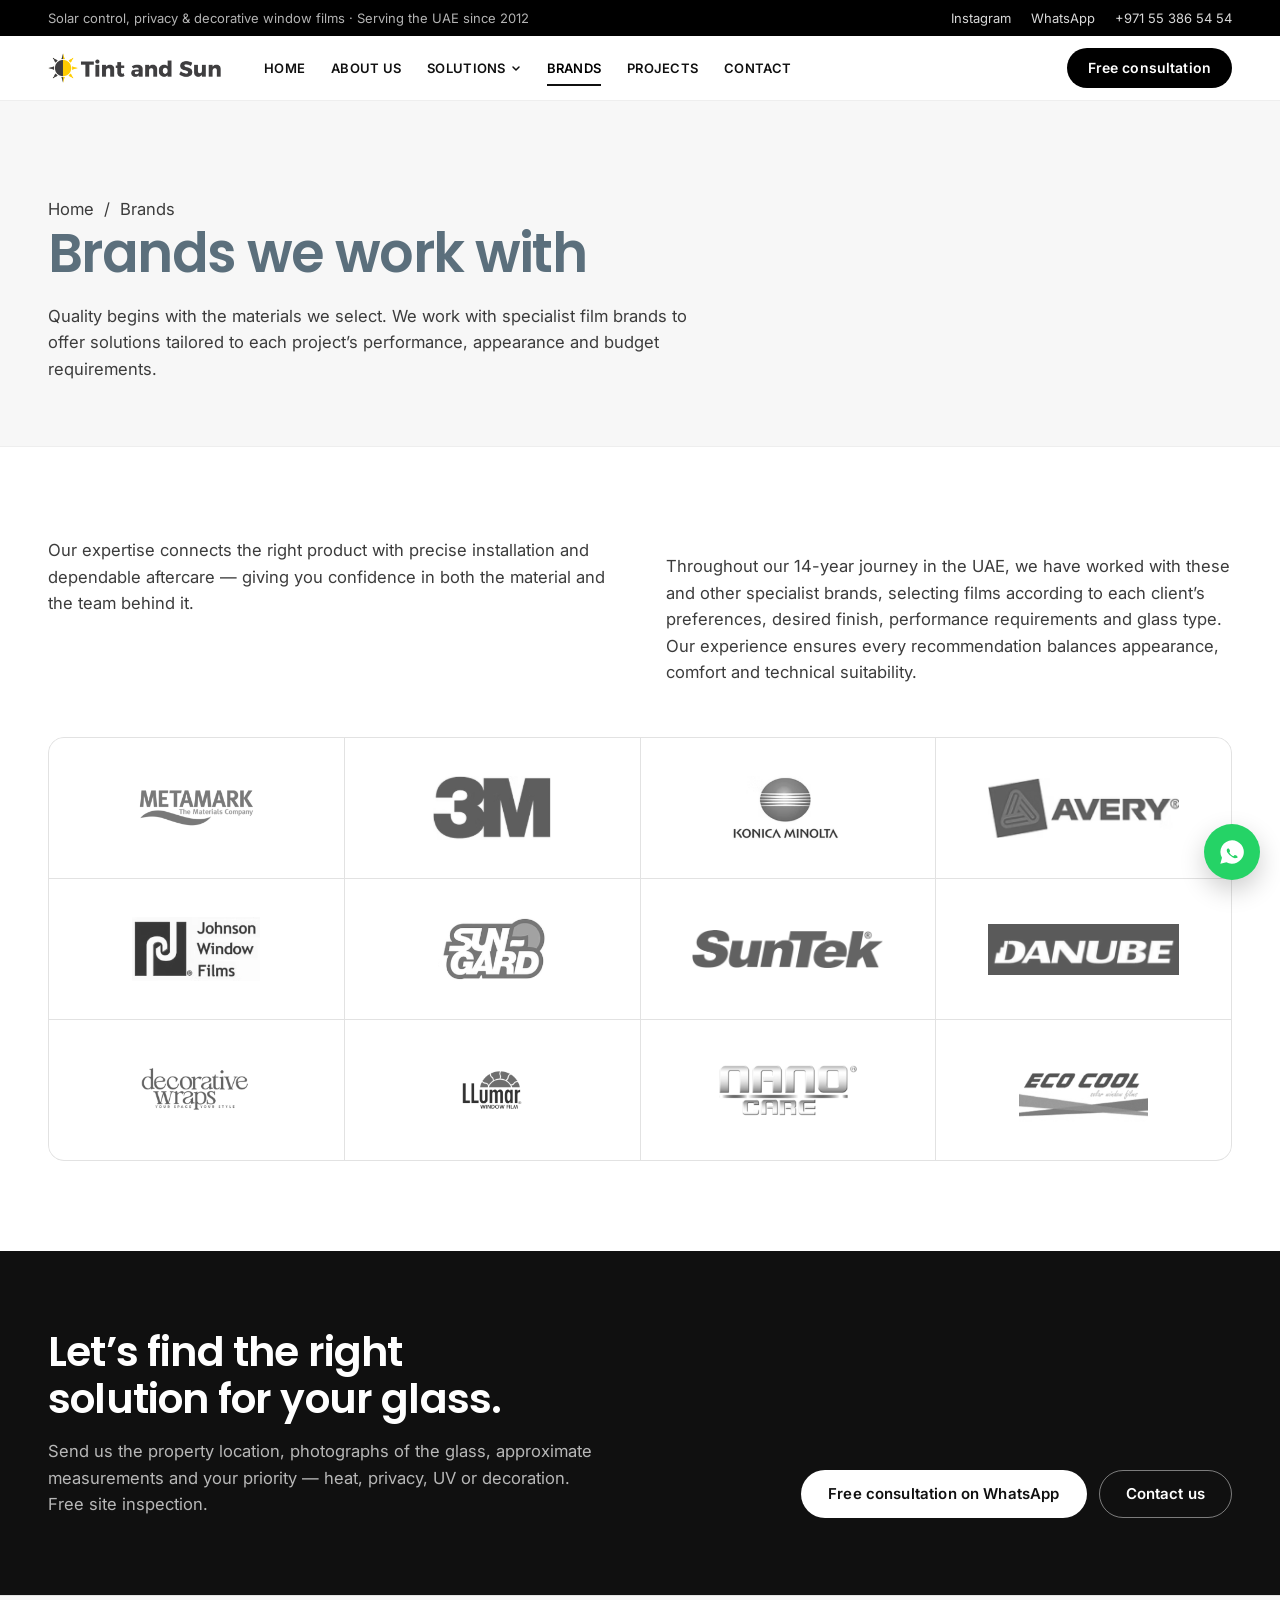
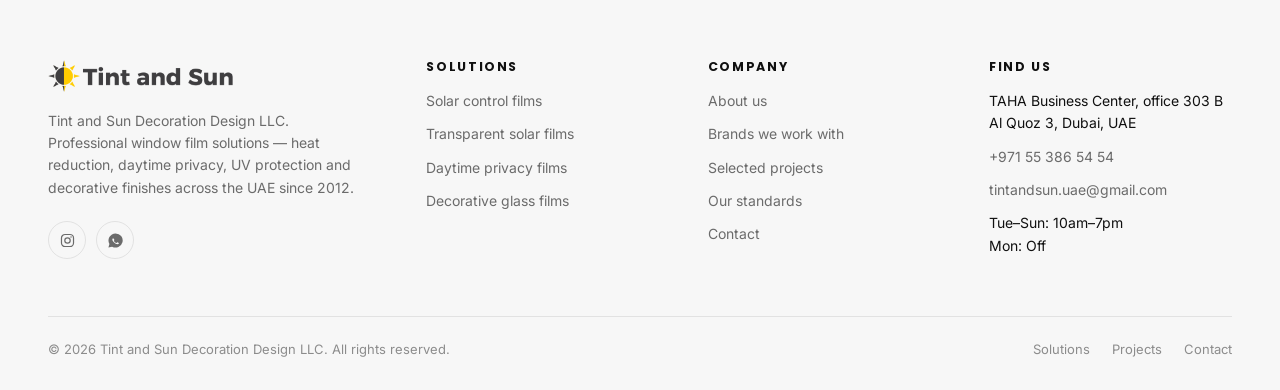
<file: brands.html>
<!doctype html>
<html lang="en">
<head>
<meta charset="utf-8">
<meta name="viewport" content="width=device-width, initial-scale=1">
<title>Brands We Work With | Tint and Sun Dubai</title>
<meta name="description" content="Specialist window film brands: 3M, LLumar, Konica Minolta, Johnson, SunGard, Avery, SunTek, Metamark and more.">
<link rel="icon" href="assets/img/favicon.png">
<link rel="preconnect" href="https://fonts.googleapis.com">
<link rel="preconnect" href="https://fonts.gstatic.com" crossorigin>
<link href="https://fonts.googleapis.com/css2?family=Inter:wght@400;500;600;700&family=Poppins:wght@300;400;500;600;700&display=swap" rel="stylesheet">
<link rel="stylesheet" href="assets/css/style.css?v=2">
</head>
<body>
<div class="utility">
  <div class="wrap">
    <div class="utility__left">
      <span class="utility__tag">Solar control, privacy &amp; decorative window films &middot; Serving the UAE since 2012</span>
    </div>
    <div class="utility__right">
      <a href="https://www.instagram.com/tint_and_sun/" target="_blank" rel="noopener">Instagram</a>
      <a href="https://wa.me/971553865454" target="_blank" rel="noopener">WhatsApp</a>
      <a href="tel:+971553865454">+971 55 386 54 54</a>
    </div>
  </div>
</div>

<header class="nav">
  <div class="wrap nav__inner">
    <a class="nav__logo" href="index.html" aria-label="Tint and Sun — home">
      <img src="assets/img/logo.png" alt="Tint and Sun">
    </a>
    <ul class="nav__menu"><li><a href="index.html">HOME</a></li><li><a href="about.html">ABOUT US</a></li><li class="nav__item--has-drop"><a href="solar-films.html">SOLUTIONS <svg width="10" height="10" viewBox="0 0 10 10" fill="none" aria-hidden="true"><path d="M2 4l3 3 3-3" stroke="currentColor" stroke-width="1.5" stroke-linecap="round" stroke-linejoin="round"/></svg></a><ul class="nav__drop"><li><a href="solar-films.html">SOLAR CONTROL FILMS</a></li><li><a href="privacy-films.html">DAYTIME PRIVACY FILMS</a></li><li><a href="decorative.html">DECORATIVE GLASS FILMS</a></li></ul></li><li><a href="brands.html" class="is-active">BRANDS</a></li><li><a href="projects.html">PROJECTS</a></li><li><a href="contact.html">CONTACT</a></li></ul>
    <div class="nav__actions">
      <a class="nav__phone" href="tel:+971553865454"><svg width="15" height="15" viewBox="0 0 16 16" fill="none" aria-hidden="true"><path d="M5.2 2.5 6.6 5 5.4 6.4a8.4 8.4 0 0 0 4.2 4.2L11 9.4l2.5 1.4v2.2c0 .6-.5 1-1.1 1C7 13.6 2.4 9 2.1 3.6c0-.6.4-1.1 1-1.1h2.1Z" stroke="currentColor" stroke-width="1.4" stroke-linejoin="round"/></svg>+971 55 386 54 54</a>
      <a class="btn btn--primary btn--sm" href="contact.html">Free consultation</a>
      <button class="nav__burger" type="button" aria-label="Menu" aria-expanded="false" aria-controls="drawer"><span></span></button>
    </div>
  </div>
</header>

<nav class="drawer" id="drawer" aria-label="Mobile">
  <ul><li><a href="index.html">HOME</a></li><li><a href="about.html">ABOUT US</a></li><li><a href="solar-films.html">SOLUTIONS</a><ul class="drawer__sub"><li><a href="solar-films.html">SOLAR CONTROL FILMS</a></li><li><a href="privacy-films.html">DAYTIME PRIVACY FILMS</a></li><li><a href="decorative.html">DECORATIVE GLASS FILMS</a></li></ul></li><li><a href="brands.html">BRANDS</a></li><li><a href="projects.html">PROJECTS</a></li><li><a href="contact.html">CONTACT</a></li></ul>
  <div class="drawer__cta">
    <a class="btn btn--primary" href="https://wa.me/971553865454" target="_blank" rel="noopener">Free consultation on WhatsApp</a>
    <a class="btn btn--ghost" href="tel:+971553865454">Call +971 55 386 54 54</a>
  </div>
</nav>
<main>
<section class="pagehero">
  
  <div class="wrap">
    <p class="pagehero__crumb"><a href="index.html">Home</a> &nbsp;/&nbsp; Brands</p>
    <h1>Brands we work with</h1>
    <p>Quality begins with the materials we select. We work with specialist film brands to offer solutions tailored to each project&rsquo;s performance, appearance and budget requirements.</p>
  </div>
</section>

<section class="section">
  <div class="wrap">
    <div class="split split--text">
      <p class="reveal">Our expertise connects the right product with precise installation and dependable aftercare &mdash; giving you confidence in both the material and the team behind it.</p>
      <p class="reveal" data-delay="80">Throughout our 14-year journey in the UAE, we have worked with these and other specialist brands, selecting films according to each client&rsquo;s preferences, desired finish, performance requirements and glass type. Our experience ensures every recommendation balances appearance, comfort and technical suitability.</p>
    </div>
    <div style="margin-top:clamp(32px,4vw,56px)"><div class="brands brands--logos"><div class="brand"><img src="assets/img/brands/metamark.png" alt="Metamark" loading="lazy"></div><div class="brand"><img src="assets/img/brands/3m.png" alt="3M" loading="lazy"></div><div class="brand"><img src="assets/img/brands/konica-minolta.png" alt="Konica Minolta" loading="lazy"></div><div class="brand"><img src="assets/img/brands/avery.png" alt="Avery" loading="lazy"></div><div class="brand"><img src="assets/img/brands/johnson.png" alt="Johnson Window Films" loading="lazy"></div><div class="brand"><img src="assets/img/brands/sungard.png" alt="SunGard" loading="lazy"></div><div class="brand"><img src="assets/img/brands/suntek.png" alt="SunTek" loading="lazy"></div><div class="brand"><img src="assets/img/brands/danube.png" alt="Danube" loading="lazy"></div><div class="brand"><img src="assets/img/brands/decorative-wraps.png" alt="Decorative Wraps" loading="lazy"></div><div class="brand"><img src="assets/img/brands/llumar.png" alt="LLumar" loading="lazy"></div><div class="brand"><img src="assets/img/brands/nanocare.png" alt="Nano Care" loading="lazy"></div><div class="brand"><img src="assets/img/brands/ecocool.png" alt="Eco Cool" loading="lazy"></div></div></div>
  </div>
</section>
</main>
<section class="cta-band">
  <div class="wrap">
    <div class="section-head--split section-head" style="margin-bottom:0">
      <div class="reveal">
        <h2>Let&rsquo;s find the right solution for your glass.</h2>
        <p>Send us the property location, photographs of the glass, approximate measurements and your priority &mdash; heat, privacy, UV or decoration. Free site inspection.</p>
      </div>
      <div class="btn-row reveal" style="margin-top:0">
        <a class="btn btn--primary" href="https://wa.me/971553865454" target="_blank" rel="noopener">Free consultation on WhatsApp</a>
        <a class="btn btn--ghost" href="contact.html">Contact us</a>
      </div>
    </div>
  </div>
</section>
<footer class="footer">
  <div class="wrap">
    <div class="footer__top">
      <div class="footer__brand">
        <img src="assets/img/logo.png" alt="Tint and Sun">
        <p>Tint and Sun Decoration Design LLC. Professional window film solutions &mdash; heat reduction, daytime privacy, UV protection and decorative finishes across the UAE since 2012.</p>
        <div class="footer__social">
          <a href="https://www.instagram.com/tint_and_sun/" target="_blank" rel="noopener" aria-label="Instagram"><svg viewBox="0 0 24 24" fill="none" stroke="currentColor" stroke-width="1.7"><rect x="3.5" y="3.5" width="17" height="17" rx="5"/><circle cx="12" cy="12" r="3.8"/><circle cx="17" cy="7" r="1" fill="currentColor" stroke="none"/></svg></a>
          <a href="https://wa.me/971553865454" target="_blank" rel="noopener" aria-label="WhatsApp"><svg viewBox="0 0 24 24" fill="currentColor"><path d="M12 2a10 10 0 0 0-8.6 15L2 22l5.2-1.3A10 10 0 1 0 12 2Zm5.2 14c-.2.6-1.2 1.2-1.7 1.2-.5.1-1 .1-1.6-.1-.4-.1-.9-.3-1.5-.6a11 11 0 0 1-4.2-3.8c-.3-.5-.7-1.2-.7-2s.4-1.2.6-1.4c.2-.2.4-.3.6-.3h.4c.1 0 .3 0 .5.4l.7 1.6c0 .1.1.3 0 .4l-.3.5-.2.3c-.1.1-.2.2 0 .5.2.3.6 1 1.3 1.6.9.8 1.6 1 1.9 1.2.2.1.4.1.5-.1l.6-.7c.2-.2.3-.2.5-.1l1.5.7c.2.1.4.2.4.3.1.1.1.4 0 .8Z"/></svg></a>
        </div>
      </div>

      <div>
        <h4>Solutions</h4>
        <ul>
          <li><a href="solar-films.html">Solar control films</a></li>
          <li><a href="solar-films.html#transparent">Transparent solar films</a></li>
          <li><a href="privacy-films.html">Daytime privacy films</a></li>
          <li><a href="decorative.html">Decorative glass films</a></li>
        </ul>
      </div>

      <div>
        <h4>Company</h4>
        <ul>
          <li><a href="about.html">About us</a></li>
          <li><a href="brands.html">Brands we work with</a></li>
          <li><a href="projects.html">Selected projects</a></li>
          <li><a href="contact.html#standards">Our standards</a></li>
          <li><a href="contact.html">Contact</a></li>
        </ul>
      </div>

      <div>
        <h4>Find us</h4>
        <ul>
          <li>TAHA Business Center, office 303 B<br>Al Quoz 3, Dubai, UAE</li>
          <li><a href="tel:+971553865454">+971 55 386 54 54</a></li>
          <li><a href="mailto:tintandsun.uae@gmail.com">tintandsun.uae@gmail.com</a></li>
          <li>Tue&ndash;Sun: 10am&ndash;7pm<br>Mon: Off</li>
        </ul>
      </div>
    </div>

    <div class="footer__bottom">
      <span>&copy; 2026 Tint and Sun Decoration Design LLC. All rights reserved.</span>
      <nav>
        <a href="solar-films.html">Solutions</a>
        <a href="projects.html">Projects</a>
        <a href="contact.html">Contact</a>
      </nav>
    </div>
  </div>
</footer>

<a class="fab" href="https://wa.me/971553865454" target="_blank" rel="noopener" aria-label="Chat on WhatsApp"><svg viewBox="0 0 24 24" fill="currentColor"><path d="M12 2a10 10 0 0 0-8.6 15L2 22l5.2-1.3A10 10 0 1 0 12 2Zm5.2 14c-.2.6-1.2 1.2-1.7 1.2-.5.1-1 .1-1.6-.1-.4-.1-.9-.3-1.5-.6a11 11 0 0 1-4.2-3.8c-.3-.5-.7-1.2-.7-2s.4-1.2.6-1.4c.2-.2.4-.3.6-.3h.4c.1 0 .3 0 .5.4l.7 1.6c0 .1.1.3 0 .4l-.3.5-.2.3c-.1.1-.2.2 0 .5.2.3.6 1 1.3 1.6.9.8 1.6 1 1.9 1.2.2.1.4.1.5-.1l.6-.7c.2-.2.3-.2.5-.1l1.5.7c.2.1.4.2.4.3.1.1.1.4 0 .8Z"/></svg></a>

<script src="assets/js/main.js"></script>
</body>
</html>
</file>
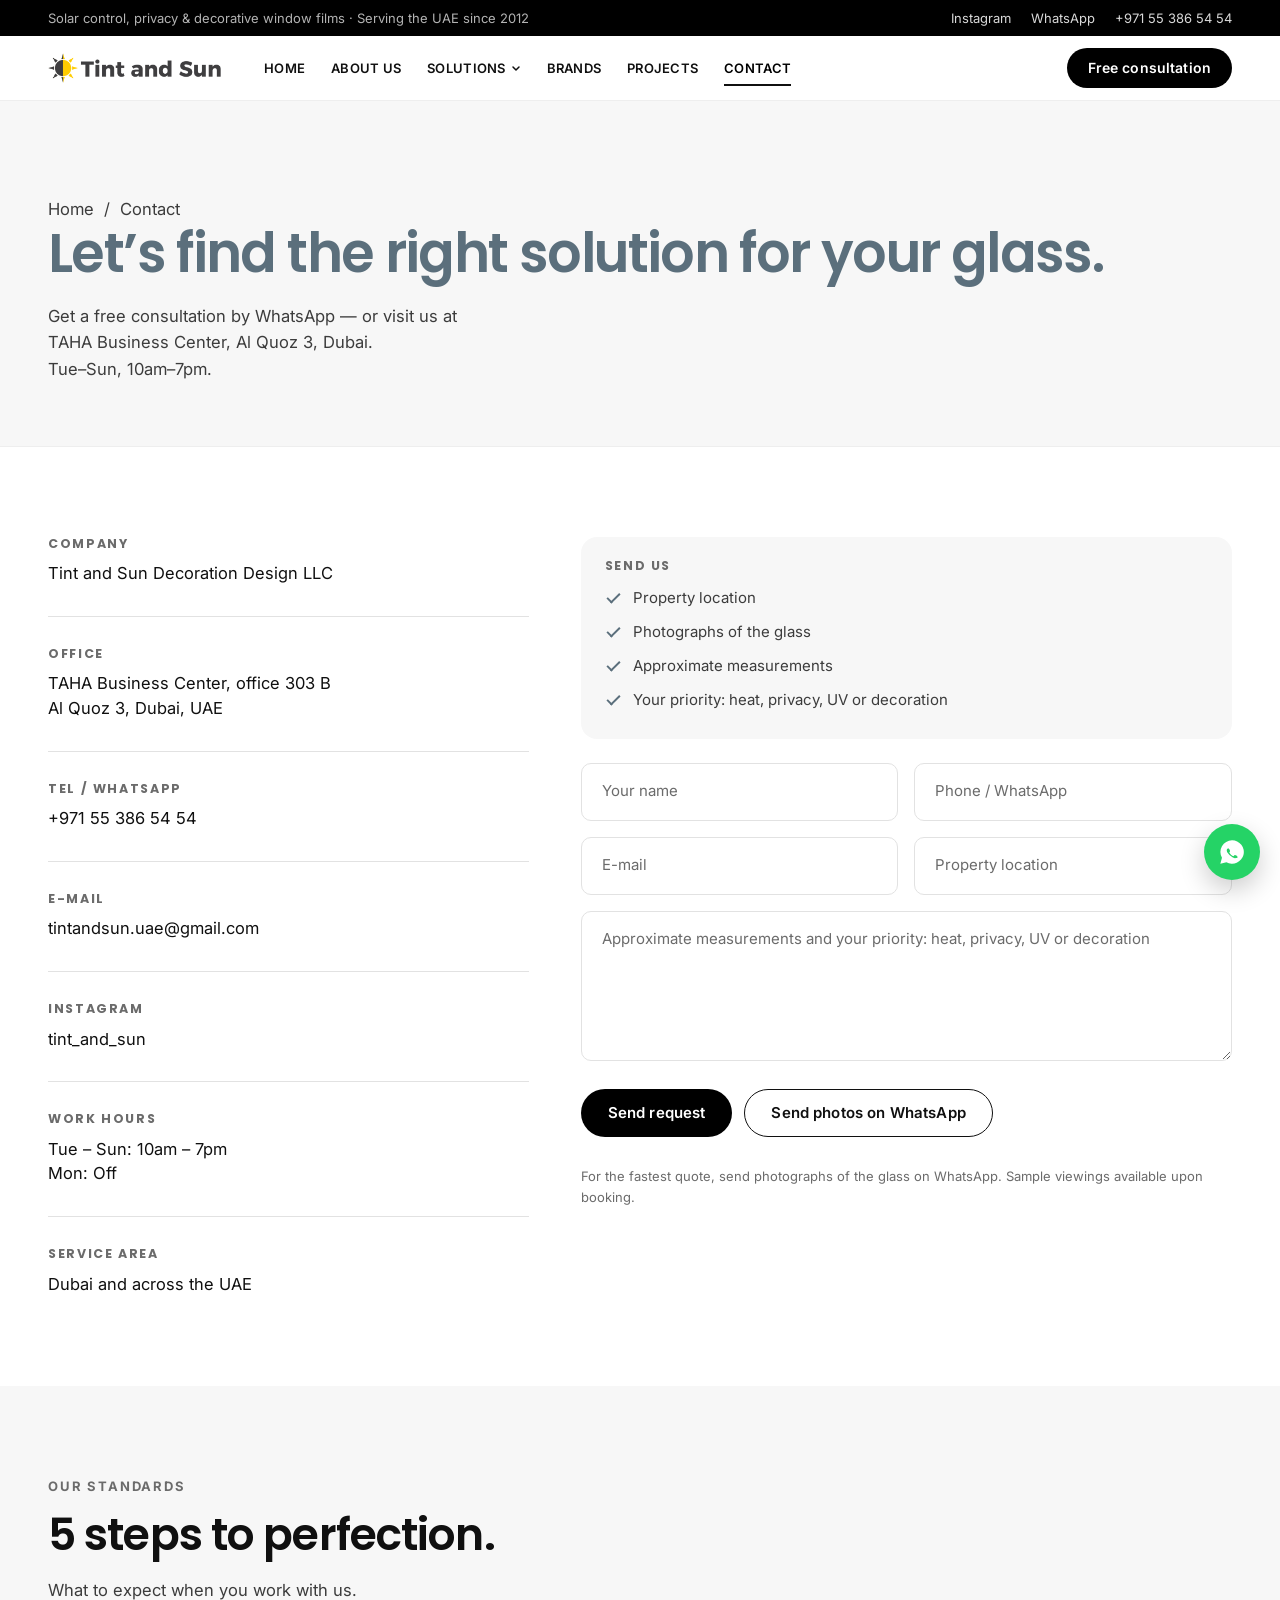
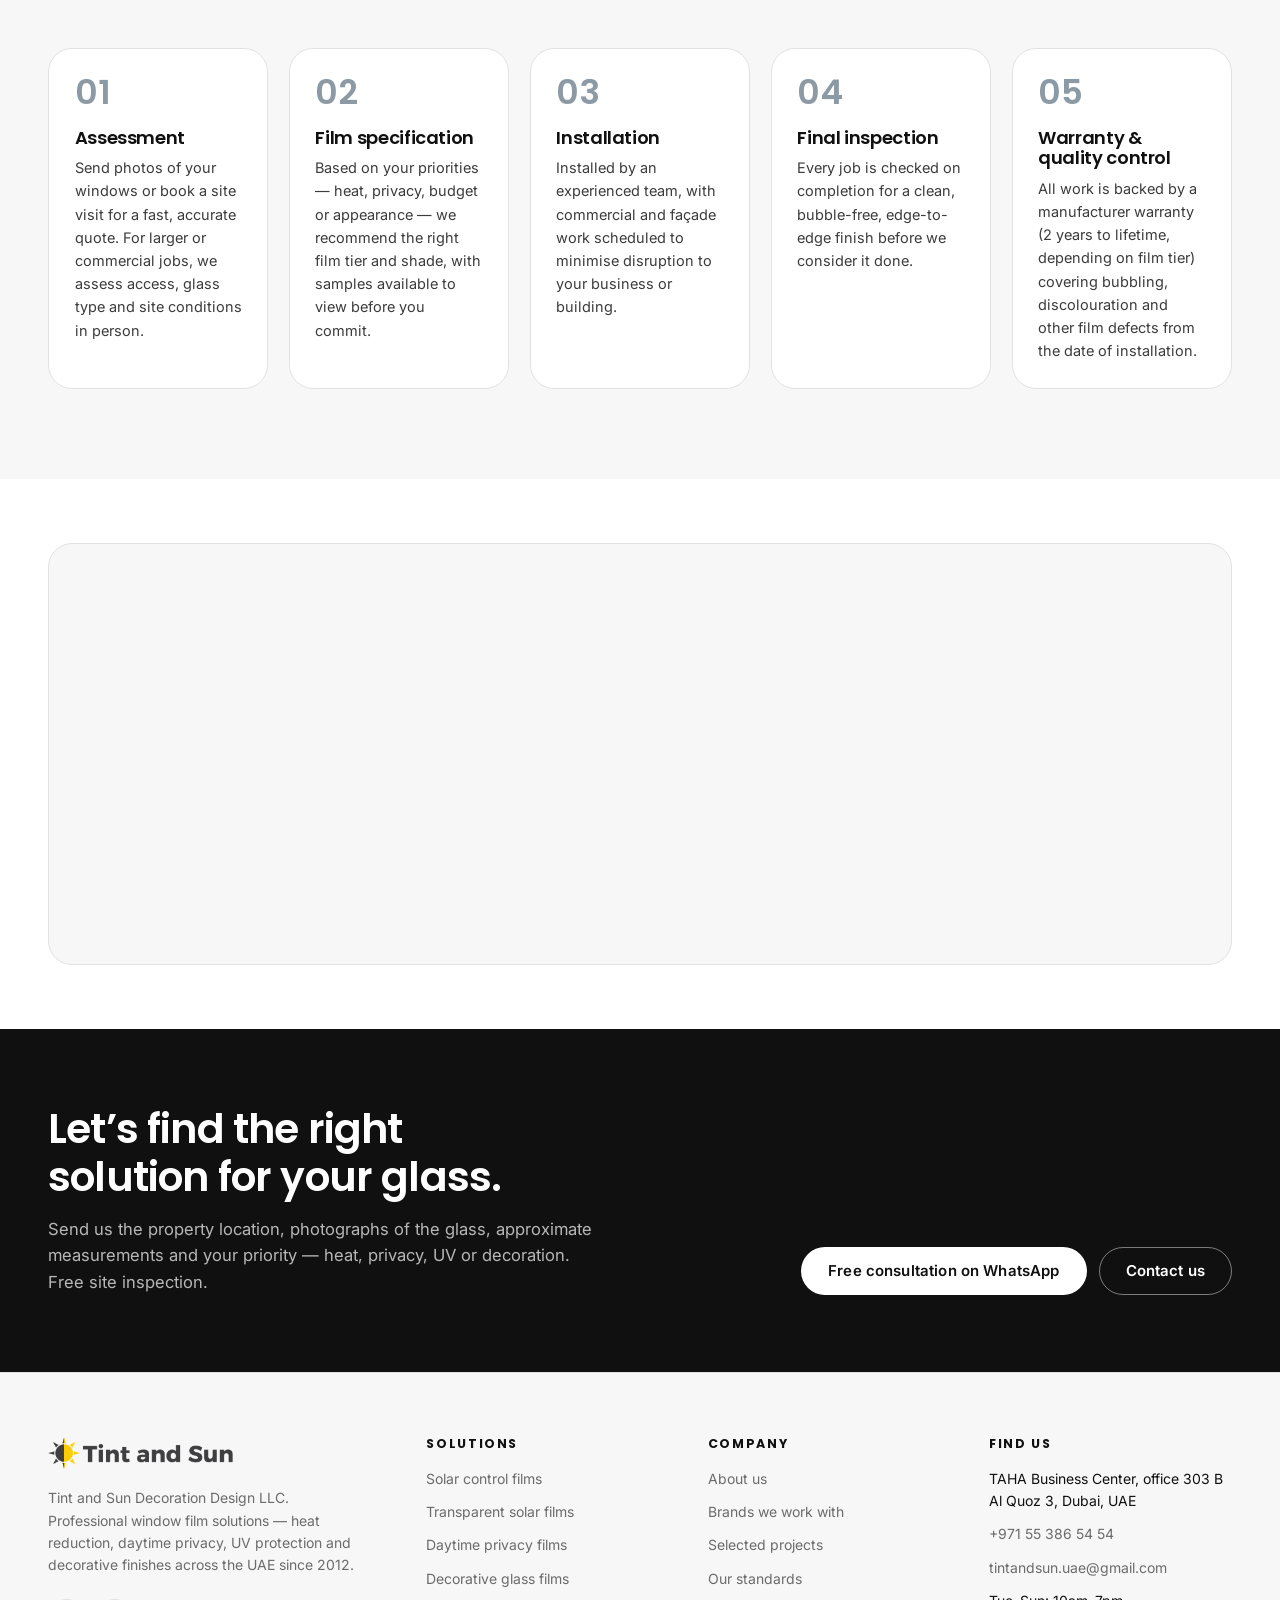
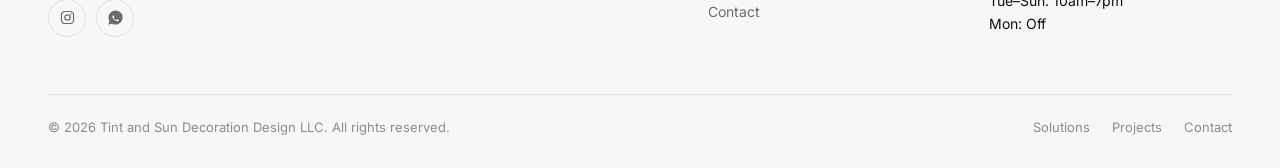
<file: contact.html>
<!doctype html>
<html lang="en">
<head>
<meta charset="utf-8">
<meta name="viewport" content="width=device-width, initial-scale=1">
<title>Contact | Tint and Sun Dubai</title>
<meta name="description" content="Free consultation: TAHA Business Center office 303 B, Al Quoz 3, Dubai. Tel/WhatsApp +971 55 386 54 54.">
<link rel="icon" href="assets/img/favicon.png">
<link rel="preconnect" href="https://fonts.googleapis.com">
<link rel="preconnect" href="https://fonts.gstatic.com" crossorigin>
<link href="https://fonts.googleapis.com/css2?family=Inter:wght@400;500;600;700&family=Poppins:wght@300;400;500;600;700&display=swap" rel="stylesheet">
<link rel="stylesheet" href="assets/css/style.css?v=2">
</head>
<body>
<div class="utility">
  <div class="wrap">
    <div class="utility__left">
      <span class="utility__tag">Solar control, privacy &amp; decorative window films &middot; Serving the UAE since 2012</span>
    </div>
    <div class="utility__right">
      <a href="https://www.instagram.com/tint_and_sun/" target="_blank" rel="noopener">Instagram</a>
      <a href="https://wa.me/971553865454" target="_blank" rel="noopener">WhatsApp</a>
      <a href="tel:+971553865454">+971 55 386 54 54</a>
    </div>
  </div>
</div>

<header class="nav">
  <div class="wrap nav__inner">
    <a class="nav__logo" href="index.html" aria-label="Tint and Sun — home">
      <img src="assets/img/logo.png" alt="Tint and Sun">
    </a>
    <ul class="nav__menu"><li><a href="index.html">HOME</a></li><li><a href="about.html">ABOUT US</a></li><li class="nav__item--has-drop"><a href="solar-films.html">SOLUTIONS <svg width="10" height="10" viewBox="0 0 10 10" fill="none" aria-hidden="true"><path d="M2 4l3 3 3-3" stroke="currentColor" stroke-width="1.5" stroke-linecap="round" stroke-linejoin="round"/></svg></a><ul class="nav__drop"><li><a href="solar-films.html">SOLAR CONTROL FILMS</a></li><li><a href="privacy-films.html">DAYTIME PRIVACY FILMS</a></li><li><a href="decorative.html">DECORATIVE GLASS FILMS</a></li></ul></li><li><a href="brands.html">BRANDS</a></li><li><a href="projects.html">PROJECTS</a></li><li><a href="contact.html" class="is-active">CONTACT</a></li></ul>
    <div class="nav__actions">
      <a class="nav__phone" href="tel:+971553865454"><svg width="15" height="15" viewBox="0 0 16 16" fill="none" aria-hidden="true"><path d="M5.2 2.5 6.6 5 5.4 6.4a8.4 8.4 0 0 0 4.2 4.2L11 9.4l2.5 1.4v2.2c0 .6-.5 1-1.1 1C7 13.6 2.4 9 2.1 3.6c0-.6.4-1.1 1-1.1h2.1Z" stroke="currentColor" stroke-width="1.4" stroke-linejoin="round"/></svg>+971 55 386 54 54</a>
      <a class="btn btn--primary btn--sm" href="contact.html">Free consultation</a>
      <button class="nav__burger" type="button" aria-label="Menu" aria-expanded="false" aria-controls="drawer"><span></span></button>
    </div>
  </div>
</header>

<nav class="drawer" id="drawer" aria-label="Mobile">
  <ul><li><a href="index.html">HOME</a></li><li><a href="about.html">ABOUT US</a></li><li><a href="solar-films.html">SOLUTIONS</a><ul class="drawer__sub"><li><a href="solar-films.html">SOLAR CONTROL FILMS</a></li><li><a href="privacy-films.html">DAYTIME PRIVACY FILMS</a></li><li><a href="decorative.html">DECORATIVE GLASS FILMS</a></li></ul></li><li><a href="brands.html">BRANDS</a></li><li><a href="projects.html">PROJECTS</a></li><li><a href="contact.html">CONTACT</a></li></ul>
  <div class="drawer__cta">
    <a class="btn btn--primary" href="https://wa.me/971553865454" target="_blank" rel="noopener">Free consultation on WhatsApp</a>
    <a class="btn btn--ghost" href="tel:+971553865454">Call +971 55 386 54 54</a>
  </div>
</nav>
<main>
<section class="pagehero">
  
  <div class="wrap">
    <p class="pagehero__crumb"><a href="index.html">Home</a> &nbsp;/&nbsp; Contact</p>
    <h1>Let&rsquo;s find the right solution for your glass.</h1>
    <p>Get a free consultation by WhatsApp &mdash; or visit us at <span style="white-space:nowrap">TAHA Business Center, Al Quoz 3, Dubai.</span><br>Tue&ndash;Sun, 10am&ndash;7pm.</p>
  </div>
</section>

<section class="section">
  <div class="wrap">
    <div class="contact-grid">
      <div class="reveal"><div>
  <div class="info-block">
    <h3>Company</h3>
    <p>Tint and Sun Decoration Design LLC</p>
  </div>
  <div class="info-block">
    <h3>Office</h3>
    <p>TAHA Business Center, office 303 B<br>Al Quoz 3, Dubai, UAE</p>
  </div>
  <div class="info-block">
    <h3>Tel / WhatsApp</h3>
    <a href="tel:+971553865454">+971 55 386 54 54</a>
  </div>
  <div class="info-block">
    <h3>E-mail</h3>
    <a href="mailto:tintandsun.uae@gmail.com">tintandsun.uae@gmail.com</a>
  </div>
  <div class="info-block">
    <h3>Instagram</h3>
    <a href="https://www.instagram.com/tint_and_sun/" target="_blank" rel="noopener">tint_and_sun</a>
  </div>
  <div class="info-block">
    <h3>Work hours</h3>
    <p>Tue &ndash; Sun: 10am &ndash; 7pm<br>Mon: Off</p>
  </div>
  <div class="info-block">
    <h3>Service area</h3>
    <p>Dubai and across the UAE</p>
  </div>
</div></div>
      <div class="reveal" data-delay="100">
        <div class="sendus">
          <h3>Send us</h3>
          <ul class="checklist">
            <li>Property location</li>
            <li>Photographs of the glass</li>
            <li>Approximate measurements</li>
            <li>Your priority: heat, privacy, UV or decoration</li>
          </ul>
        </div>
        <form class="form" novalidate>
  <div class="form__row">
    <div class="field"><input id="f-name" type="text" placeholder=" " required><label for="f-name">Your name</label></div>
    <div class="field"><input id="f-phone" type="tel" placeholder=" "><label for="f-phone">Phone / WhatsApp</label></div>
  </div>
  <div class="form__row">
    <div class="field"><input id="f-email" type="email" placeholder=" " required><label for="f-email">E-mail</label></div>
    <div class="field"><input id="f-loc" type="text" placeholder=" "><label for="f-loc">Property location</label></div>
  </div>
  <div class="field"><textarea id="f-msg" placeholder=" " required></textarea><label for="f-msg">Approximate measurements and your priority: heat, privacy, UV or decoration</label></div>
  <div class="form__ok">Thank you &mdash; we&rsquo;ll be in touch shortly.</div>
  <div class="btn-row" style="margin-top:4px">
    <button class="btn btn--primary" type="submit">Send request</button>
    <a class="btn btn--ghost" href="https://wa.me/971553865454" target="_blank" rel="noopener">Send photos on WhatsApp</a>
  </div>
  <p class="form__note">For the fastest quote, send photographs of the glass on WhatsApp. Sample viewings available upon booking.</p>
</form>
      </div>
    </div>
  </div>
</section>

<section class="section section--alt" id="standards">
  <div class="wrap">
    <div class="section-head">
      <div class="reveal">
        <p class="eyebrow">Our standards</p>
        <h2 class="h-section">5 steps to perfection.</h2>
        <p class="h-sub">What to expect when you work with us.</p>
      </div>
      
    </div>
    <ol class="steps"><li class="step reveal" data-delay="0"><span class="step__no">01</span><h3>Assessment</h3><p>Send photos of your windows or book a site visit for a fast, accurate quote. For larger or commercial jobs, we assess access, glass type and site conditions in person.</p></li><li class="step reveal" data-delay="70"><span class="step__no">02</span><h3>Film specification</h3><p>Based on your priorities &mdash; heat, privacy, budget or appearance &mdash; we recommend the right film tier and shade, with samples available to view before you commit.</p></li><li class="step reveal" data-delay="140"><span class="step__no">03</span><h3>Installation</h3><p>Installed by an experienced team, with commercial and façade work scheduled to minimise disruption to your business or building.</p></li><li class="step reveal" data-delay="210"><span class="step__no">04</span><h3>Final inspection</h3><p>Every job is checked on completion for a clean, bubble-free, edge-to-edge finish before we consider it done.</p></li><li class="step reveal" data-delay="280"><span class="step__no">05</span><h3>Warranty &amp; quality control</h3><p>All work is backed by a manufacturer warranty (2 years to lifetime, depending on film tier) covering bubbling, discolouration and other film defects from the date of installation.</p></li></ol>
  </div>
</section>

<section class="section section--tight">
  <div class="wrap">
    <div class="map reveal">
      <iframe title="Tint and Sun office, Al Quoz 3, Dubai" loading="lazy" referrerpolicy="no-referrer-when-downgrade"
        src="https://www.google.com/maps?q=TAHA%20Business%20Center%20Al%20Quoz%203%20Dubai&output=embed"></iframe>
    </div>
  </div>
</section>
</main>
<section class="cta-band">
  <div class="wrap">
    <div class="section-head--split section-head" style="margin-bottom:0">
      <div class="reveal">
        <h2>Let&rsquo;s find the right solution for your glass.</h2>
        <p>Send us the property location, photographs of the glass, approximate measurements and your priority &mdash; heat, privacy, UV or decoration. Free site inspection.</p>
      </div>
      <div class="btn-row reveal" style="margin-top:0">
        <a class="btn btn--primary" href="https://wa.me/971553865454" target="_blank" rel="noopener">Free consultation on WhatsApp</a>
        <a class="btn btn--ghost" href="contact.html">Contact us</a>
      </div>
    </div>
  </div>
</section>
<footer class="footer">
  <div class="wrap">
    <div class="footer__top">
      <div class="footer__brand">
        <img src="assets/img/logo.png" alt="Tint and Sun">
        <p>Tint and Sun Decoration Design LLC. Professional window film solutions &mdash; heat reduction, daytime privacy, UV protection and decorative finishes across the UAE since 2012.</p>
        <div class="footer__social">
          <a href="https://www.instagram.com/tint_and_sun/" target="_blank" rel="noopener" aria-label="Instagram"><svg viewBox="0 0 24 24" fill="none" stroke="currentColor" stroke-width="1.7"><rect x="3.5" y="3.5" width="17" height="17" rx="5"/><circle cx="12" cy="12" r="3.8"/><circle cx="17" cy="7" r="1" fill="currentColor" stroke="none"/></svg></a>
          <a href="https://wa.me/971553865454" target="_blank" rel="noopener" aria-label="WhatsApp"><svg viewBox="0 0 24 24" fill="currentColor"><path d="M12 2a10 10 0 0 0-8.6 15L2 22l5.2-1.3A10 10 0 1 0 12 2Zm5.2 14c-.2.6-1.2 1.2-1.7 1.2-.5.1-1 .1-1.6-.1-.4-.1-.9-.3-1.5-.6a11 11 0 0 1-4.2-3.8c-.3-.5-.7-1.2-.7-2s.4-1.2.6-1.4c.2-.2.4-.3.6-.3h.4c.1 0 .3 0 .5.4l.7 1.6c0 .1.1.3 0 .4l-.3.5-.2.3c-.1.1-.2.2 0 .5.2.3.6 1 1.3 1.6.9.8 1.6 1 1.9 1.2.2.1.4.1.5-.1l.6-.7c.2-.2.3-.2.5-.1l1.5.7c.2.1.4.2.4.3.1.1.1.4 0 .8Z"/></svg></a>
        </div>
      </div>

      <div>
        <h4>Solutions</h4>
        <ul>
          <li><a href="solar-films.html">Solar control films</a></li>
          <li><a href="solar-films.html#transparent">Transparent solar films</a></li>
          <li><a href="privacy-films.html">Daytime privacy films</a></li>
          <li><a href="decorative.html">Decorative glass films</a></li>
        </ul>
      </div>

      <div>
        <h4>Company</h4>
        <ul>
          <li><a href="about.html">About us</a></li>
          <li><a href="brands.html">Brands we work with</a></li>
          <li><a href="projects.html">Selected projects</a></li>
          <li><a href="contact.html#standards">Our standards</a></li>
          <li><a href="contact.html">Contact</a></li>
        </ul>
      </div>

      <div>
        <h4>Find us</h4>
        <ul>
          <li>TAHA Business Center, office 303 B<br>Al Quoz 3, Dubai, UAE</li>
          <li><a href="tel:+971553865454">+971 55 386 54 54</a></li>
          <li><a href="mailto:tintandsun.uae@gmail.com">tintandsun.uae@gmail.com</a></li>
          <li>Tue&ndash;Sun: 10am&ndash;7pm<br>Mon: Off</li>
        </ul>
      </div>
    </div>

    <div class="footer__bottom">
      <span>&copy; 2026 Tint and Sun Decoration Design LLC. All rights reserved.</span>
      <nav>
        <a href="solar-films.html">Solutions</a>
        <a href="projects.html">Projects</a>
        <a href="contact.html">Contact</a>
      </nav>
    </div>
  </div>
</footer>

<a class="fab" href="https://wa.me/971553865454" target="_blank" rel="noopener" aria-label="Chat on WhatsApp"><svg viewBox="0 0 24 24" fill="currentColor"><path d="M12 2a10 10 0 0 0-8.6 15L2 22l5.2-1.3A10 10 0 1 0 12 2Zm5.2 14c-.2.6-1.2 1.2-1.7 1.2-.5.1-1 .1-1.6-.1-.4-.1-.9-.3-1.5-.6a11 11 0 0 1-4.2-3.8c-.3-.5-.7-1.2-.7-2s.4-1.2.6-1.4c.2-.2.4-.3.6-.3h.4c.1 0 .3 0 .5.4l.7 1.6c0 .1.1.3 0 .4l-.3.5-.2.3c-.1.1-.2.2 0 .5.2.3.6 1 1.3 1.6.9.8 1.6 1 1.9 1.2.2.1.4.1.5-.1l.6-.7c.2-.2.3-.2.5-.1l1.5.7c.2.1.4.2.4.3.1.1.1.4 0 .8Z"/></svg></a>

<script src="assets/js/main.js"></script>
</body>
</html>
</file>
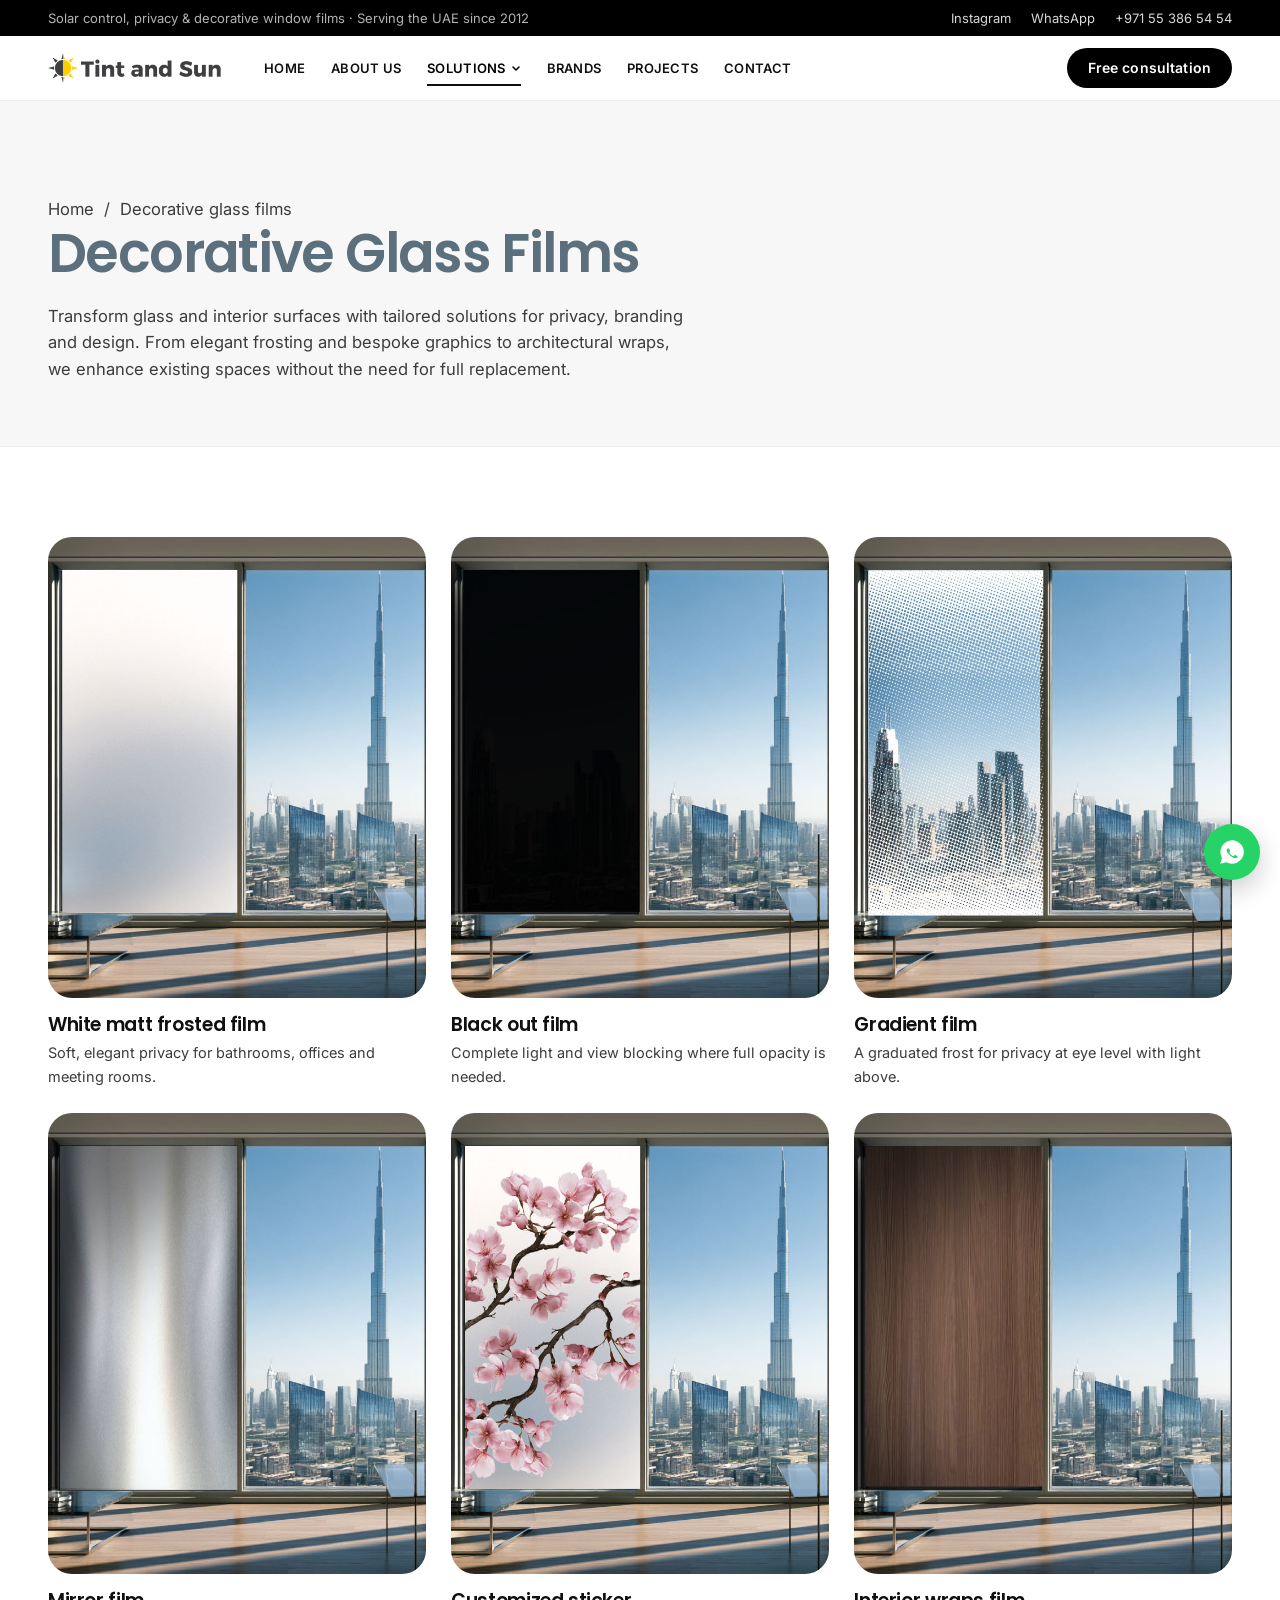
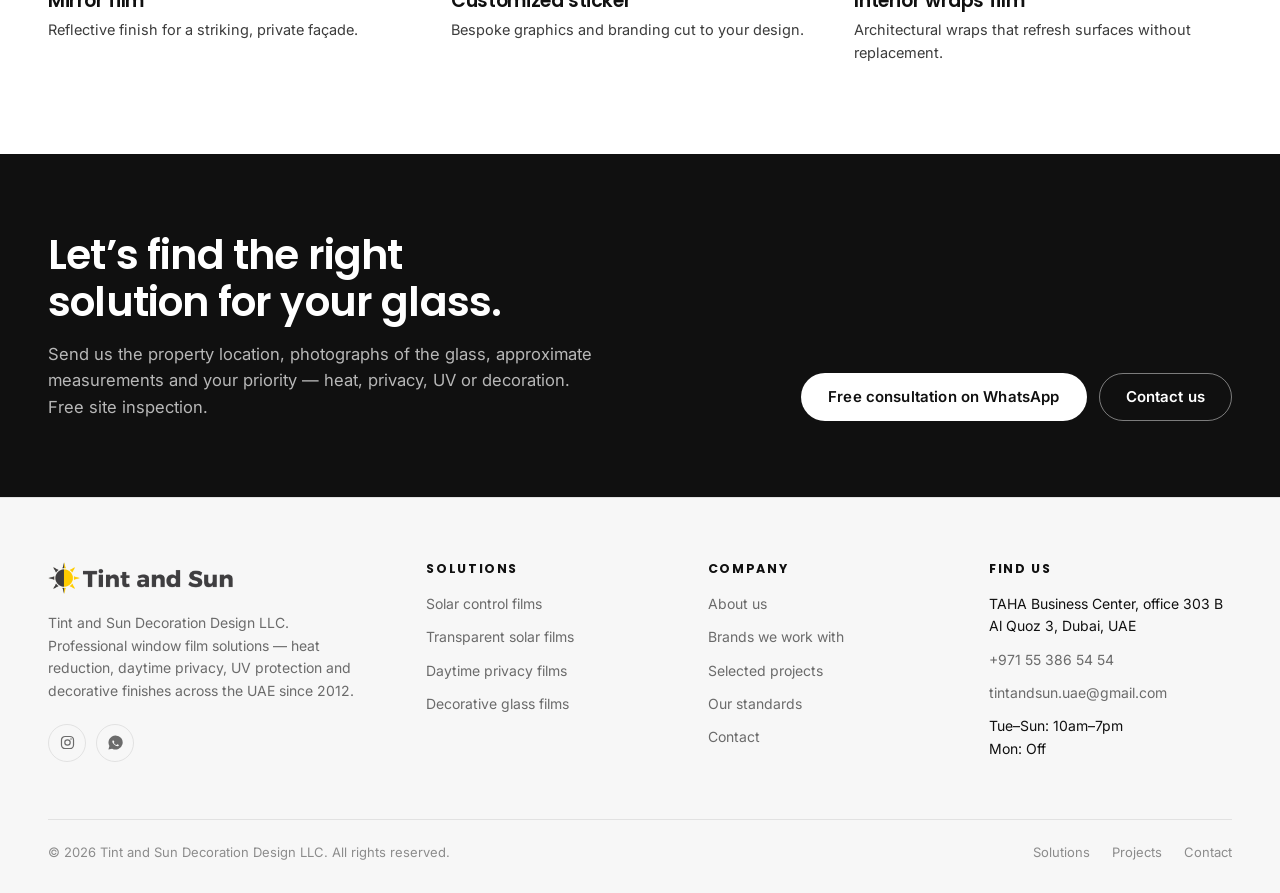
<file: decorative.html>
<!doctype html>
<html lang="en">
<head>
<meta charset="utf-8">
<meta name="viewport" content="width=device-width, initial-scale=1">
<title>Decorative Glass Films | Tint and Sun Dubai</title>
<meta name="description" content="Frosted, blackout, gradient, mirror, custom sticker and interior wrap films for privacy, branding and design.">
<link rel="icon" href="assets/img/favicon.png">
<link rel="preconnect" href="https://fonts.googleapis.com">
<link rel="preconnect" href="https://fonts.gstatic.com" crossorigin>
<link href="https://fonts.googleapis.com/css2?family=Inter:wght@400;500;600;700&family=Poppins:wght@300;400;500;600;700&display=swap" rel="stylesheet">
<link rel="stylesheet" href="assets/css/style.css?v=2">
</head>
<body>
<div class="utility">
  <div class="wrap">
    <div class="utility__left">
      <span class="utility__tag">Solar control, privacy &amp; decorative window films &middot; Serving the UAE since 2012</span>
    </div>
    <div class="utility__right">
      <a href="https://www.instagram.com/tint_and_sun/" target="_blank" rel="noopener">Instagram</a>
      <a href="https://wa.me/971553865454" target="_blank" rel="noopener">WhatsApp</a>
      <a href="tel:+971553865454">+971 55 386 54 54</a>
    </div>
  </div>
</div>

<header class="nav">
  <div class="wrap nav__inner">
    <a class="nav__logo" href="index.html" aria-label="Tint and Sun — home">
      <img src="assets/img/logo.png" alt="Tint and Sun">
    </a>
    <ul class="nav__menu"><li><a href="index.html">HOME</a></li><li><a href="about.html">ABOUT US</a></li><li class="nav__item--has-drop"><a href="solar-films.html" class="is-active">SOLUTIONS <svg width="10" height="10" viewBox="0 0 10 10" fill="none" aria-hidden="true"><path d="M2 4l3 3 3-3" stroke="currentColor" stroke-width="1.5" stroke-linecap="round" stroke-linejoin="round"/></svg></a><ul class="nav__drop"><li><a href="solar-films.html">SOLAR CONTROL FILMS</a></li><li><a href="privacy-films.html">DAYTIME PRIVACY FILMS</a></li><li><a href="decorative.html" class="is-active">DECORATIVE GLASS FILMS</a></li></ul></li><li><a href="brands.html">BRANDS</a></li><li><a href="projects.html">PROJECTS</a></li><li><a href="contact.html">CONTACT</a></li></ul>
    <div class="nav__actions">
      <a class="nav__phone" href="tel:+971553865454"><svg width="15" height="15" viewBox="0 0 16 16" fill="none" aria-hidden="true"><path d="M5.2 2.5 6.6 5 5.4 6.4a8.4 8.4 0 0 0 4.2 4.2L11 9.4l2.5 1.4v2.2c0 .6-.5 1-1.1 1C7 13.6 2.4 9 2.1 3.6c0-.6.4-1.1 1-1.1h2.1Z" stroke="currentColor" stroke-width="1.4" stroke-linejoin="round"/></svg>+971 55 386 54 54</a>
      <a class="btn btn--primary btn--sm" href="contact.html">Free consultation</a>
      <button class="nav__burger" type="button" aria-label="Menu" aria-expanded="false" aria-controls="drawer"><span></span></button>
    </div>
  </div>
</header>

<nav class="drawer" id="drawer" aria-label="Mobile">
  <ul><li><a href="index.html">HOME</a></li><li><a href="about.html">ABOUT US</a></li><li><a href="solar-films.html">SOLUTIONS</a><ul class="drawer__sub"><li><a href="solar-films.html">SOLAR CONTROL FILMS</a></li><li><a href="privacy-films.html">DAYTIME PRIVACY FILMS</a></li><li><a href="decorative.html">DECORATIVE GLASS FILMS</a></li></ul></li><li><a href="brands.html">BRANDS</a></li><li><a href="projects.html">PROJECTS</a></li><li><a href="contact.html">CONTACT</a></li></ul>
  <div class="drawer__cta">
    <a class="btn btn--primary" href="https://wa.me/971553865454" target="_blank" rel="noopener">Free consultation on WhatsApp</a>
    <a class="btn btn--ghost" href="tel:+971553865454">Call +971 55 386 54 54</a>
  </div>
</nav>
<main>
<section class="pagehero">
  
  <div class="wrap">
    <p class="pagehero__crumb"><a href="index.html">Home</a> &nbsp;/&nbsp; Decorative glass films</p>
    <h1>Decorative Glass Films</h1>
    <p>Transform glass and interior surfaces with tailored solutions for privacy, branding and design. From elegant frosting and bespoke graphics to architectural wraps, we enhance existing spaces without the need for full replacement.</p>
  </div>
</section>

<section class="section">
  <div class="wrap">
    <div class="decor-grid"><figure class="decor reveal" data-delay="0"><img src="assets/img/decor/frosted.jpg" alt="White matt frosted film example" loading="lazy"><figcaption><h3>White matt frosted film</h3><p>Soft, elegant privacy for bathrooms, offices and meeting rooms.</p></figcaption></figure><figure class="decor reveal" data-delay="80"><img src="assets/img/decor/blackout.jpg" alt="Black out film example" loading="lazy"><figcaption><h3>Black out film</h3><p>Complete light and view blocking where full opacity is needed.</p></figcaption></figure><figure class="decor reveal" data-delay="160"><img src="assets/img/decor/gradient.jpg" alt="Gradient film example" loading="lazy"><figcaption><h3>Gradient film</h3><p>A graduated frost for privacy at eye level with light above.</p></figcaption></figure><figure class="decor reveal" data-delay="0"><img src="assets/img/decor/mirror.jpg" alt="Mirror film example" loading="lazy"><figcaption><h3>Mirror film</h3><p>Reflective finish for a striking, private façade.</p></figcaption></figure><figure class="decor reveal" data-delay="80"><img src="assets/img/decor/sticker.jpg" alt="Customized sticker example" loading="lazy"><figcaption><h3>Customized sticker</h3><p>Bespoke graphics and branding cut to your design.</p></figcaption></figure><figure class="decor reveal" data-delay="160"><img src="assets/img/decor/wrap.jpg" alt="Interior wraps film example" loading="lazy"><figcaption><h3>Interior wraps film</h3><p>Architectural wraps that refresh surfaces without replacement.</p></figcaption></figure></div>
  </div>
</section>
</main>
<section class="cta-band">
  <div class="wrap">
    <div class="section-head--split section-head" style="margin-bottom:0">
      <div class="reveal">
        <h2>Let&rsquo;s find the right solution for your glass.</h2>
        <p>Send us the property location, photographs of the glass, approximate measurements and your priority &mdash; heat, privacy, UV or decoration. Free site inspection.</p>
      </div>
      <div class="btn-row reveal" style="margin-top:0">
        <a class="btn btn--primary" href="https://wa.me/971553865454" target="_blank" rel="noopener">Free consultation on WhatsApp</a>
        <a class="btn btn--ghost" href="contact.html">Contact us</a>
      </div>
    </div>
  </div>
</section>
<footer class="footer">
  <div class="wrap">
    <div class="footer__top">
      <div class="footer__brand">
        <img src="assets/img/logo.png" alt="Tint and Sun">
        <p>Tint and Sun Decoration Design LLC. Professional window film solutions &mdash; heat reduction, daytime privacy, UV protection and decorative finishes across the UAE since 2012.</p>
        <div class="footer__social">
          <a href="https://www.instagram.com/tint_and_sun/" target="_blank" rel="noopener" aria-label="Instagram"><svg viewBox="0 0 24 24" fill="none" stroke="currentColor" stroke-width="1.7"><rect x="3.5" y="3.5" width="17" height="17" rx="5"/><circle cx="12" cy="12" r="3.8"/><circle cx="17" cy="7" r="1" fill="currentColor" stroke="none"/></svg></a>
          <a href="https://wa.me/971553865454" target="_blank" rel="noopener" aria-label="WhatsApp"><svg viewBox="0 0 24 24" fill="currentColor"><path d="M12 2a10 10 0 0 0-8.6 15L2 22l5.2-1.3A10 10 0 1 0 12 2Zm5.2 14c-.2.6-1.2 1.2-1.7 1.2-.5.1-1 .1-1.6-.1-.4-.1-.9-.3-1.5-.6a11 11 0 0 1-4.2-3.8c-.3-.5-.7-1.2-.7-2s.4-1.2.6-1.4c.2-.2.4-.3.6-.3h.4c.1 0 .3 0 .5.4l.7 1.6c0 .1.1.3 0 .4l-.3.5-.2.3c-.1.1-.2.2 0 .5.2.3.6 1 1.3 1.6.9.8 1.6 1 1.9 1.2.2.1.4.1.5-.1l.6-.7c.2-.2.3-.2.5-.1l1.5.7c.2.1.4.2.4.3.1.1.1.4 0 .8Z"/></svg></a>
        </div>
      </div>

      <div>
        <h4>Solutions</h4>
        <ul>
          <li><a href="solar-films.html">Solar control films</a></li>
          <li><a href="solar-films.html#transparent">Transparent solar films</a></li>
          <li><a href="privacy-films.html">Daytime privacy films</a></li>
          <li><a href="decorative.html">Decorative glass films</a></li>
        </ul>
      </div>

      <div>
        <h4>Company</h4>
        <ul>
          <li><a href="about.html">About us</a></li>
          <li><a href="brands.html">Brands we work with</a></li>
          <li><a href="projects.html">Selected projects</a></li>
          <li><a href="contact.html#standards">Our standards</a></li>
          <li><a href="contact.html">Contact</a></li>
        </ul>
      </div>

      <div>
        <h4>Find us</h4>
        <ul>
          <li>TAHA Business Center, office 303 B<br>Al Quoz 3, Dubai, UAE</li>
          <li><a href="tel:+971553865454">+971 55 386 54 54</a></li>
          <li><a href="mailto:tintandsun.uae@gmail.com">tintandsun.uae@gmail.com</a></li>
          <li>Tue&ndash;Sun: 10am&ndash;7pm<br>Mon: Off</li>
        </ul>
      </div>
    </div>

    <div class="footer__bottom">
      <span>&copy; 2026 Tint and Sun Decoration Design LLC. All rights reserved.</span>
      <nav>
        <a href="solar-films.html">Solutions</a>
        <a href="projects.html">Projects</a>
        <a href="contact.html">Contact</a>
      </nav>
    </div>
  </div>
</footer>

<a class="fab" href="https://wa.me/971553865454" target="_blank" rel="noopener" aria-label="Chat on WhatsApp"><svg viewBox="0 0 24 24" fill="currentColor"><path d="M12 2a10 10 0 0 0-8.6 15L2 22l5.2-1.3A10 10 0 1 0 12 2Zm5.2 14c-.2.6-1.2 1.2-1.7 1.2-.5.1-1 .1-1.6-.1-.4-.1-.9-.3-1.5-.6a11 11 0 0 1-4.2-3.8c-.3-.5-.7-1.2-.7-2s.4-1.2.6-1.4c.2-.2.4-.3.6-.3h.4c.1 0 .3 0 .5.4l.7 1.6c0 .1.1.3 0 .4l-.3.5-.2.3c-.1.1-.2.2 0 .5.2.3.6 1 1.3 1.6.9.8 1.6 1 1.9 1.2.2.1.4.1.5-.1l.6-.7c.2-.2.3-.2.5-.1l1.5.7c.2.1.4.2.4.3.1.1.1.4 0 .8Z"/></svg></a>

<script src="assets/js/main.js"></script>
</body>
</html>
</file>
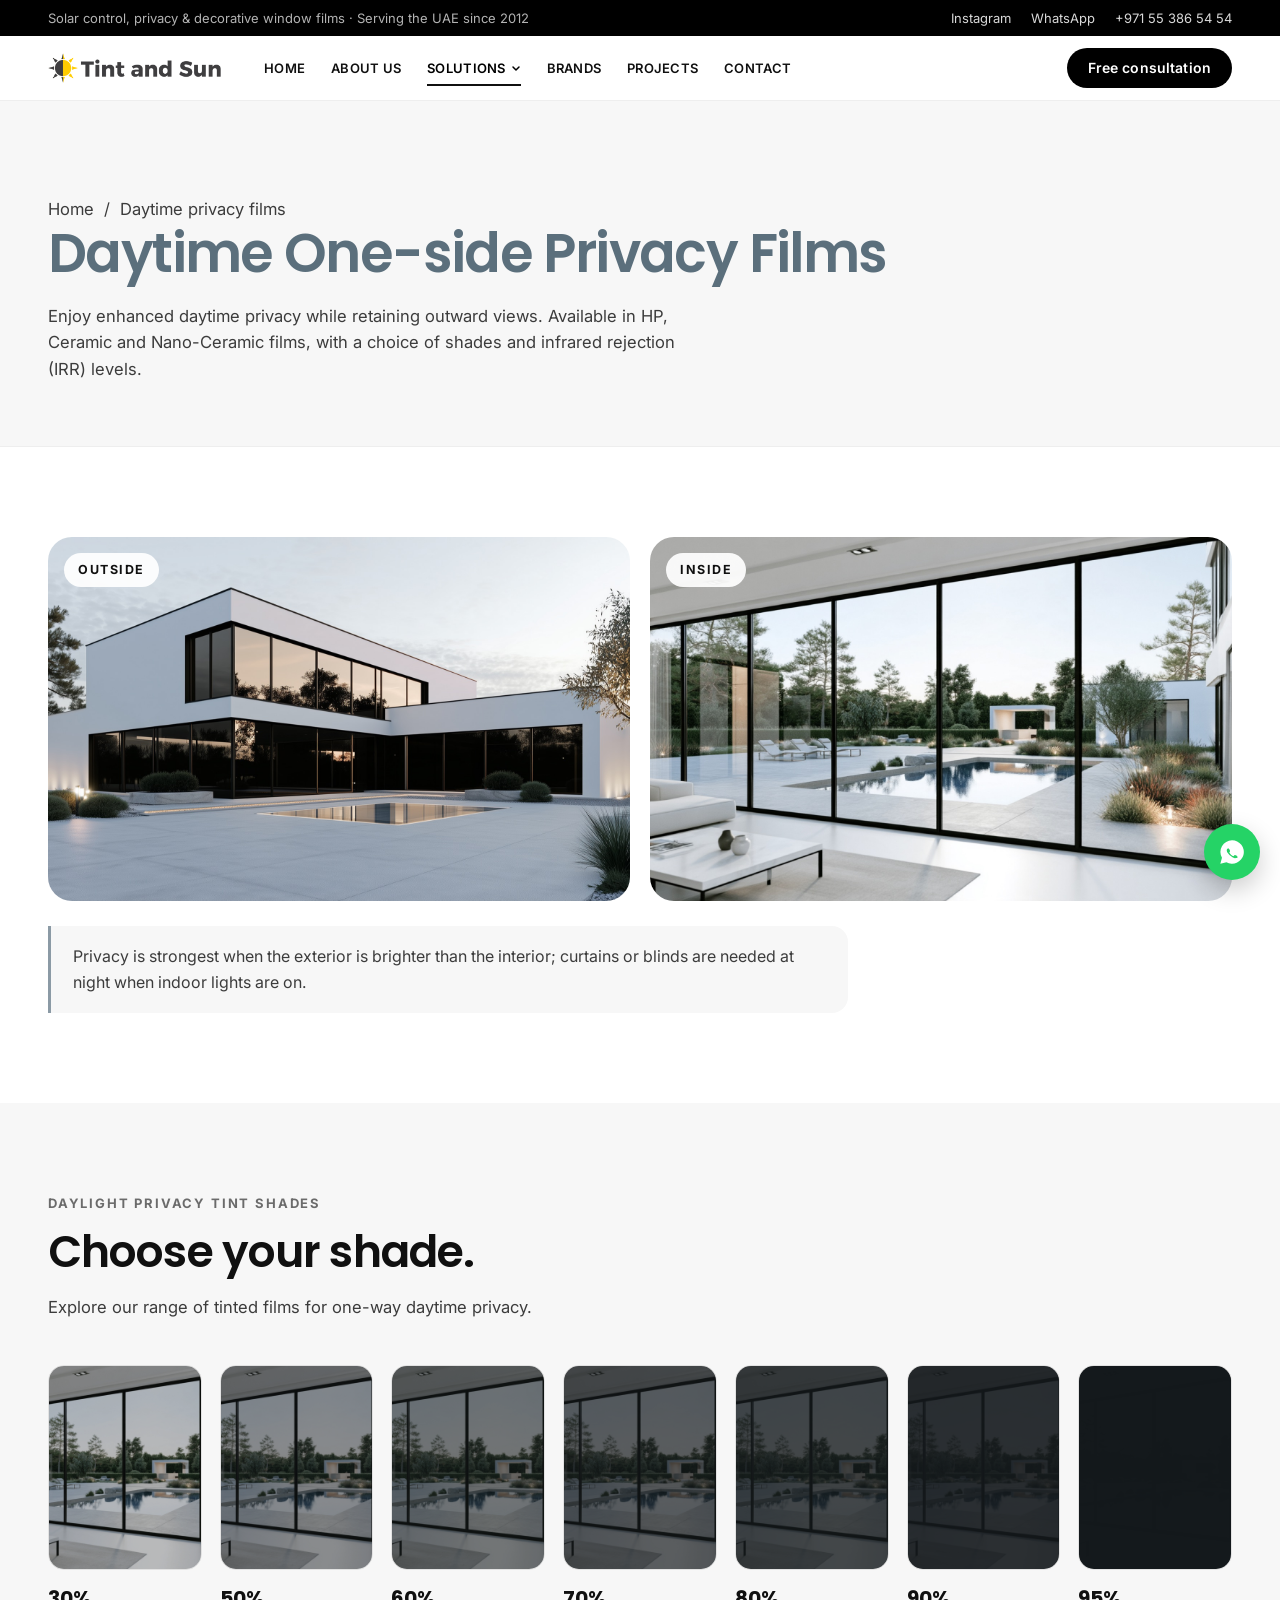
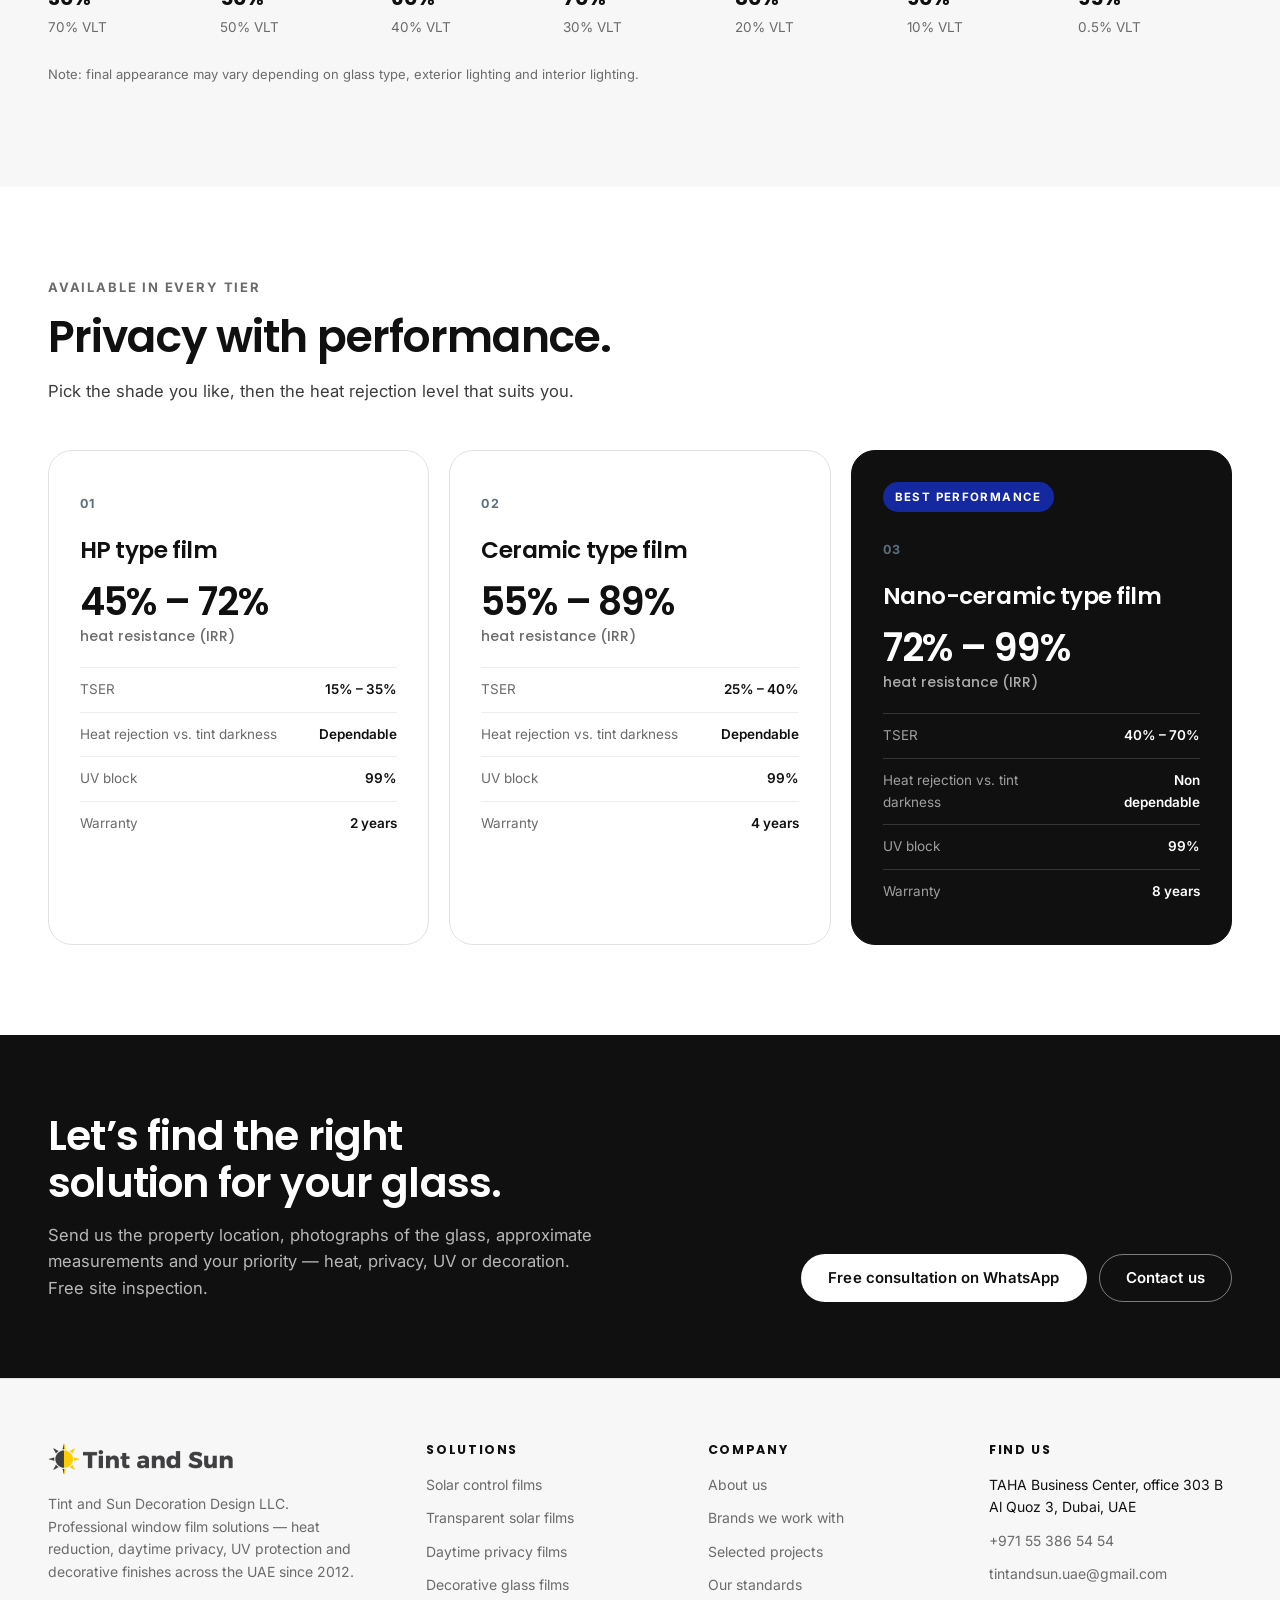
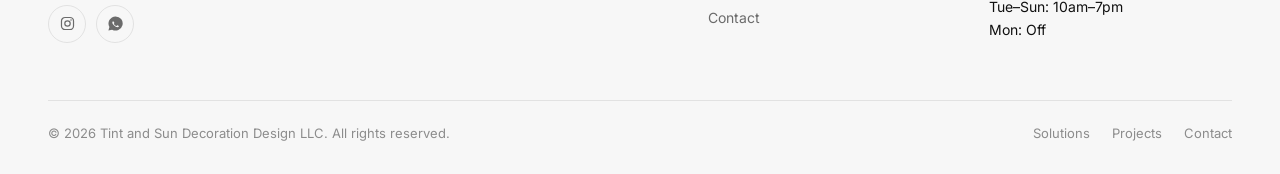
<file: privacy-films.html>
<!doctype html>
<html lang="en">
<head>
<meta charset="utf-8">
<meta name="viewport" content="width=device-width, initial-scale=1">
<title>Daytime Privacy Window Films | Tint and Sun Dubai</title>
<meta name="description" content="One-side daytime privacy films in shades from 70% to 0.5% VLT, available in HP, Ceramic and Nano-Ceramic.">
<link rel="icon" href="assets/img/favicon.png">
<link rel="preconnect" href="https://fonts.googleapis.com">
<link rel="preconnect" href="https://fonts.gstatic.com" crossorigin>
<link href="https://fonts.googleapis.com/css2?family=Inter:wght@400;500;600;700&family=Poppins:wght@300;400;500;600;700&display=swap" rel="stylesheet">
<link rel="stylesheet" href="assets/css/style.css?v=2">
</head>
<body>
<div class="utility">
  <div class="wrap">
    <div class="utility__left">
      <span class="utility__tag">Solar control, privacy &amp; decorative window films &middot; Serving the UAE since 2012</span>
    </div>
    <div class="utility__right">
      <a href="https://www.instagram.com/tint_and_sun/" target="_blank" rel="noopener">Instagram</a>
      <a href="https://wa.me/971553865454" target="_blank" rel="noopener">WhatsApp</a>
      <a href="tel:+971553865454">+971 55 386 54 54</a>
    </div>
  </div>
</div>

<header class="nav">
  <div class="wrap nav__inner">
    <a class="nav__logo" href="index.html" aria-label="Tint and Sun — home">
      <img src="assets/img/logo.png" alt="Tint and Sun">
    </a>
    <ul class="nav__menu"><li><a href="index.html">HOME</a></li><li><a href="about.html">ABOUT US</a></li><li class="nav__item--has-drop"><a href="solar-films.html" class="is-active">SOLUTIONS <svg width="10" height="10" viewBox="0 0 10 10" fill="none" aria-hidden="true"><path d="M2 4l3 3 3-3" stroke="currentColor" stroke-width="1.5" stroke-linecap="round" stroke-linejoin="round"/></svg></a><ul class="nav__drop"><li><a href="solar-films.html">SOLAR CONTROL FILMS</a></li><li><a href="privacy-films.html" class="is-active">DAYTIME PRIVACY FILMS</a></li><li><a href="decorative.html">DECORATIVE GLASS FILMS</a></li></ul></li><li><a href="brands.html">BRANDS</a></li><li><a href="projects.html">PROJECTS</a></li><li><a href="contact.html">CONTACT</a></li></ul>
    <div class="nav__actions">
      <a class="nav__phone" href="tel:+971553865454"><svg width="15" height="15" viewBox="0 0 16 16" fill="none" aria-hidden="true"><path d="M5.2 2.5 6.6 5 5.4 6.4a8.4 8.4 0 0 0 4.2 4.2L11 9.4l2.5 1.4v2.2c0 .6-.5 1-1.1 1C7 13.6 2.4 9 2.1 3.6c0-.6.4-1.1 1-1.1h2.1Z" stroke="currentColor" stroke-width="1.4" stroke-linejoin="round"/></svg>+971 55 386 54 54</a>
      <a class="btn btn--primary btn--sm" href="contact.html">Free consultation</a>
      <button class="nav__burger" type="button" aria-label="Menu" aria-expanded="false" aria-controls="drawer"><span></span></button>
    </div>
  </div>
</header>

<nav class="drawer" id="drawer" aria-label="Mobile">
  <ul><li><a href="index.html">HOME</a></li><li><a href="about.html">ABOUT US</a></li><li><a href="solar-films.html">SOLUTIONS</a><ul class="drawer__sub"><li><a href="solar-films.html">SOLAR CONTROL FILMS</a></li><li><a href="privacy-films.html">DAYTIME PRIVACY FILMS</a></li><li><a href="decorative.html">DECORATIVE GLASS FILMS</a></li></ul></li><li><a href="brands.html">BRANDS</a></li><li><a href="projects.html">PROJECTS</a></li><li><a href="contact.html">CONTACT</a></li></ul>
  <div class="drawer__cta">
    <a class="btn btn--primary" href="https://wa.me/971553865454" target="_blank" rel="noopener">Free consultation on WhatsApp</a>
    <a class="btn btn--ghost" href="tel:+971553865454">Call +971 55 386 54 54</a>
  </div>
</nav>
<main>
<section class="pagehero">
  
  <div class="wrap">
    <p class="pagehero__crumb"><a href="index.html">Home</a> &nbsp;/&nbsp; Daytime privacy films</p>
    <h1>Daytime One-side Privacy Films</h1>
    <p>Enjoy enhanced daytime privacy while retaining outward views. Available in HP, Ceramic and Nano-Ceramic films, with a choice of shades and infrared rejection (IRR) levels.</p>
  </div>
</section>

<section class="section">
  <div class="wrap">
    <div class="compare">
      <figure class="compare__item reveal"><img src="assets/img/privacy-outside.jpg" alt="Villa from outside — tinted glass appears dark and private" loading="lazy"><figcaption>Outside</figcaption></figure>
      <figure class="compare__item reveal" data-delay="100"><img src="assets/img/privacy-inside.jpg" alt="View from inside the villa — clear outward view to the pool and garden" loading="lazy"><figcaption>Inside</figcaption></figure>
    </div>
    <p class="callout reveal">Privacy is strongest when the exterior is brighter than the interior; curtains or blinds are needed at night when indoor lights are on.</p>
  </div>
</section>

<section class="section section--alt">
  <div class="wrap">
    <div class="section-head">
      <div class="reveal">
        <p class="eyebrow">Daylight privacy tint shades</p>
        <h2 class="h-section">Choose your shade.</h2>
        <p class="h-sub">Explore our range of tinted films for one-way daytime privacy.</p>
      </div>
      
    </div>
    <div class="swatches"><div class="swatch reveal" data-delay="0"><div class="swatch__glass" style="--tint:0.300"></div><strong>30%</strong><span>70% VLT</span></div><div class="swatch reveal" data-delay="50"><div class="swatch__glass" style="--tint:0.500"></div><strong>50%</strong><span>50% VLT</span></div><div class="swatch reveal" data-delay="100"><div class="swatch__glass" style="--tint:0.600"></div><strong>60%</strong><span>40% VLT</span></div><div class="swatch reveal" data-delay="150"><div class="swatch__glass" style="--tint:0.700"></div><strong>70%</strong><span>30% VLT</span></div><div class="swatch reveal" data-delay="200"><div class="swatch__glass" style="--tint:0.800"></div><strong>80%</strong><span>20% VLT</span></div><div class="swatch reveal" data-delay="250"><div class="swatch__glass" style="--tint:0.900"></div><strong>90%</strong><span>10% VLT</span></div><div class="swatch reveal" data-delay="300"><div class="swatch__glass" style="--tint:0.995"></div><strong>95%</strong><span>0.5% VLT</span></div></div>
    <p class="form__note reveal" style="margin-top:24px">Note: final appearance may vary depending on glass type, exterior lighting and interior lighting.</p>
  </div>
</section>

<section class="section">
  <div class="wrap">
    <div class="section-head">
      <div class="reveal">
        <p class="eyebrow">Available in every tier</p>
        <h2 class="h-section">Privacy with performance.</h2>
        <p class="h-sub">Pick the shade you like, then the heat rejection level that suits you.</p>
      </div>
      
    </div>
    <div class="grid grid--3"><div class="price-card reveal" data-delay="0">
        
        <p class="price-card__type">01</p>
        <h3>HP type film</h3>
        <div class="price-card__amount">45% &ndash; 72%<small>heat resistance (IRR)</small></div>
        <dl class="spec">
          <div><dt>TSER</dt><dd>15% &ndash; 35%</dd></div>
          <div><dt>Heat rejection vs. tint darkness</dt><dd>Dependable</dd></div>
          <div><dt>UV block</dt><dd>99%</dd></div>
          <div><dt>Warranty</dt><dd>2 years</dd></div>
        </dl>
      </div><div class="price-card reveal" data-delay="90">
        
        <p class="price-card__type">02</p>
        <h3>Ceramic type film</h3>
        <div class="price-card__amount">55% &ndash; 89%<small>heat resistance (IRR)</small></div>
        <dl class="spec">
          <div><dt>TSER</dt><dd>25% &ndash; 40%</dd></div>
          <div><dt>Heat rejection vs. tint darkness</dt><dd>Dependable</dd></div>
          <div><dt>UV block</dt><dd>99%</dd></div>
          <div><dt>Warranty</dt><dd>4 years</dd></div>
        </dl>
      </div><div class="price-card price-card--featured reveal" data-delay="180">
        <span class="price-card__badge">Best performance</span>
        <p class="price-card__type">03</p>
        <h3>Nano-ceramic type film</h3>
        <div class="price-card__amount">72% &ndash; 99%<small>heat resistance (IRR)</small></div>
        <dl class="spec">
          <div><dt>TSER</dt><dd>40% &ndash; 70%</dd></div>
          <div><dt>Heat rejection vs. tint darkness</dt><dd>Non dependable</dd></div>
          <div><dt>UV block</dt><dd>99%</dd></div>
          <div><dt>Warranty</dt><dd>8 years</dd></div>
        </dl>
      </div></div>
  </div>
</section>
</main>
<section class="cta-band">
  <div class="wrap">
    <div class="section-head--split section-head" style="margin-bottom:0">
      <div class="reveal">
        <h2>Let&rsquo;s find the right solution for your glass.</h2>
        <p>Send us the property location, photographs of the glass, approximate measurements and your priority &mdash; heat, privacy, UV or decoration. Free site inspection.</p>
      </div>
      <div class="btn-row reveal" style="margin-top:0">
        <a class="btn btn--primary" href="https://wa.me/971553865454" target="_blank" rel="noopener">Free consultation on WhatsApp</a>
        <a class="btn btn--ghost" href="contact.html">Contact us</a>
      </div>
    </div>
  </div>
</section>
<footer class="footer">
  <div class="wrap">
    <div class="footer__top">
      <div class="footer__brand">
        <img src="assets/img/logo.png" alt="Tint and Sun">
        <p>Tint and Sun Decoration Design LLC. Professional window film solutions &mdash; heat reduction, daytime privacy, UV protection and decorative finishes across the UAE since 2012.</p>
        <div class="footer__social">
          <a href="https://www.instagram.com/tint_and_sun/" target="_blank" rel="noopener" aria-label="Instagram"><svg viewBox="0 0 24 24" fill="none" stroke="currentColor" stroke-width="1.7"><rect x="3.5" y="3.5" width="17" height="17" rx="5"/><circle cx="12" cy="12" r="3.8"/><circle cx="17" cy="7" r="1" fill="currentColor" stroke="none"/></svg></a>
          <a href="https://wa.me/971553865454" target="_blank" rel="noopener" aria-label="WhatsApp"><svg viewBox="0 0 24 24" fill="currentColor"><path d="M12 2a10 10 0 0 0-8.6 15L2 22l5.2-1.3A10 10 0 1 0 12 2Zm5.2 14c-.2.6-1.2 1.2-1.7 1.2-.5.1-1 .1-1.6-.1-.4-.1-.9-.3-1.5-.6a11 11 0 0 1-4.2-3.8c-.3-.5-.7-1.2-.7-2s.4-1.2.6-1.4c.2-.2.4-.3.6-.3h.4c.1 0 .3 0 .5.4l.7 1.6c0 .1.1.3 0 .4l-.3.5-.2.3c-.1.1-.2.2 0 .5.2.3.6 1 1.3 1.6.9.8 1.6 1 1.9 1.2.2.1.4.1.5-.1l.6-.7c.2-.2.3-.2.5-.1l1.5.7c.2.1.4.2.4.3.1.1.1.4 0 .8Z"/></svg></a>
        </div>
      </div>

      <div>
        <h4>Solutions</h4>
        <ul>
          <li><a href="solar-films.html">Solar control films</a></li>
          <li><a href="solar-films.html#transparent">Transparent solar films</a></li>
          <li><a href="privacy-films.html">Daytime privacy films</a></li>
          <li><a href="decorative.html">Decorative glass films</a></li>
        </ul>
      </div>

      <div>
        <h4>Company</h4>
        <ul>
          <li><a href="about.html">About us</a></li>
          <li><a href="brands.html">Brands we work with</a></li>
          <li><a href="projects.html">Selected projects</a></li>
          <li><a href="contact.html#standards">Our standards</a></li>
          <li><a href="contact.html">Contact</a></li>
        </ul>
      </div>

      <div>
        <h4>Find us</h4>
        <ul>
          <li>TAHA Business Center, office 303 B<br>Al Quoz 3, Dubai, UAE</li>
          <li><a href="tel:+971553865454">+971 55 386 54 54</a></li>
          <li><a href="mailto:tintandsun.uae@gmail.com">tintandsun.uae@gmail.com</a></li>
          <li>Tue&ndash;Sun: 10am&ndash;7pm<br>Mon: Off</li>
        </ul>
      </div>
    </div>

    <div class="footer__bottom">
      <span>&copy; 2026 Tint and Sun Decoration Design LLC. All rights reserved.</span>
      <nav>
        <a href="solar-films.html">Solutions</a>
        <a href="projects.html">Projects</a>
        <a href="contact.html">Contact</a>
      </nav>
    </div>
  </div>
</footer>

<a class="fab" href="https://wa.me/971553865454" target="_blank" rel="noopener" aria-label="Chat on WhatsApp"><svg viewBox="0 0 24 24" fill="currentColor"><path d="M12 2a10 10 0 0 0-8.6 15L2 22l5.2-1.3A10 10 0 1 0 12 2Zm5.2 14c-.2.6-1.2 1.2-1.7 1.2-.5.1-1 .1-1.6-.1-.4-.1-.9-.3-1.5-.6a11 11 0 0 1-4.2-3.8c-.3-.5-.7-1.2-.7-2s.4-1.2.6-1.4c.2-.2.4-.3.6-.3h.4c.1 0 .3 0 .5.4l.7 1.6c0 .1.1.3 0 .4l-.3.5-.2.3c-.1.1-.2.2 0 .5.2.3.6 1 1.3 1.6.9.8 1.6 1 1.9 1.2.2.1.4.1.5-.1l.6-.7c.2-.2.3-.2.5-.1l1.5.7c.2.1.4.2.4.3.1.1.1.4 0 .8Z"/></svg></a>

<script src="assets/js/main.js"></script>
</body>
</html>
</file>
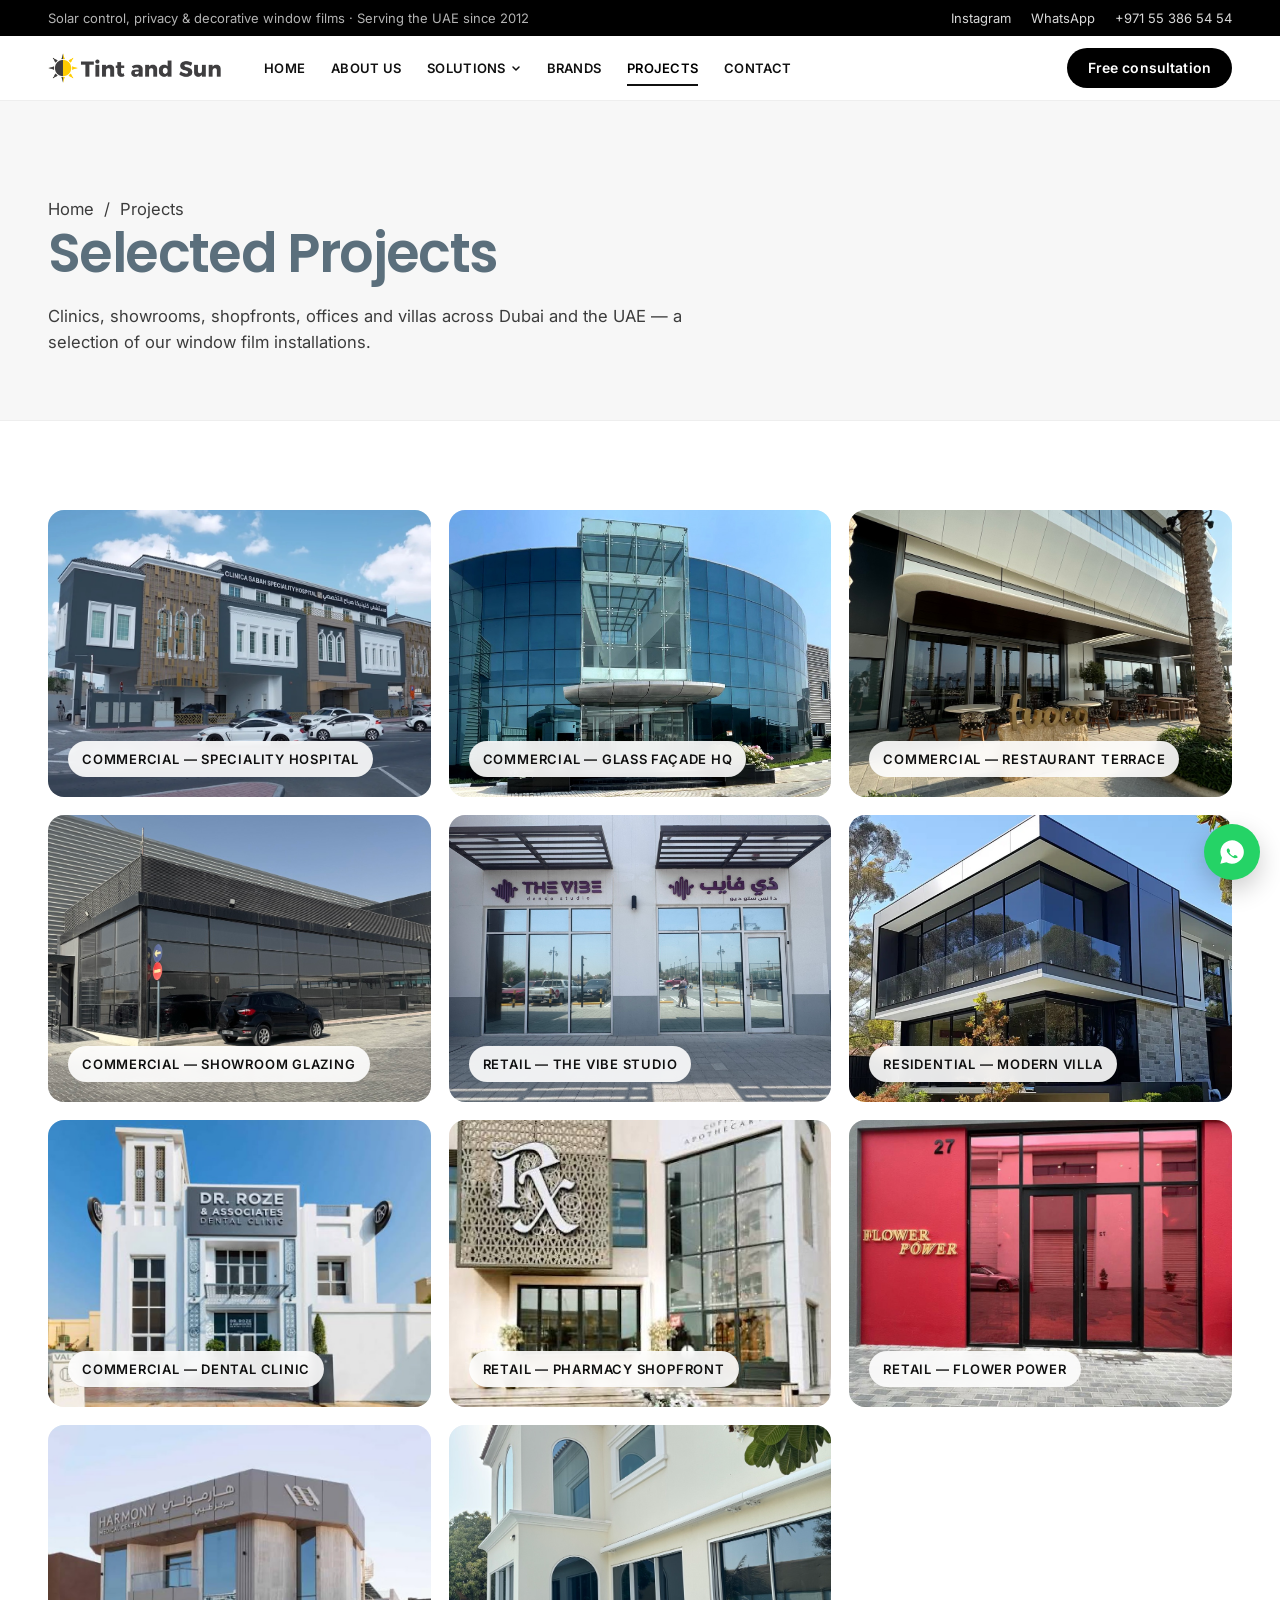
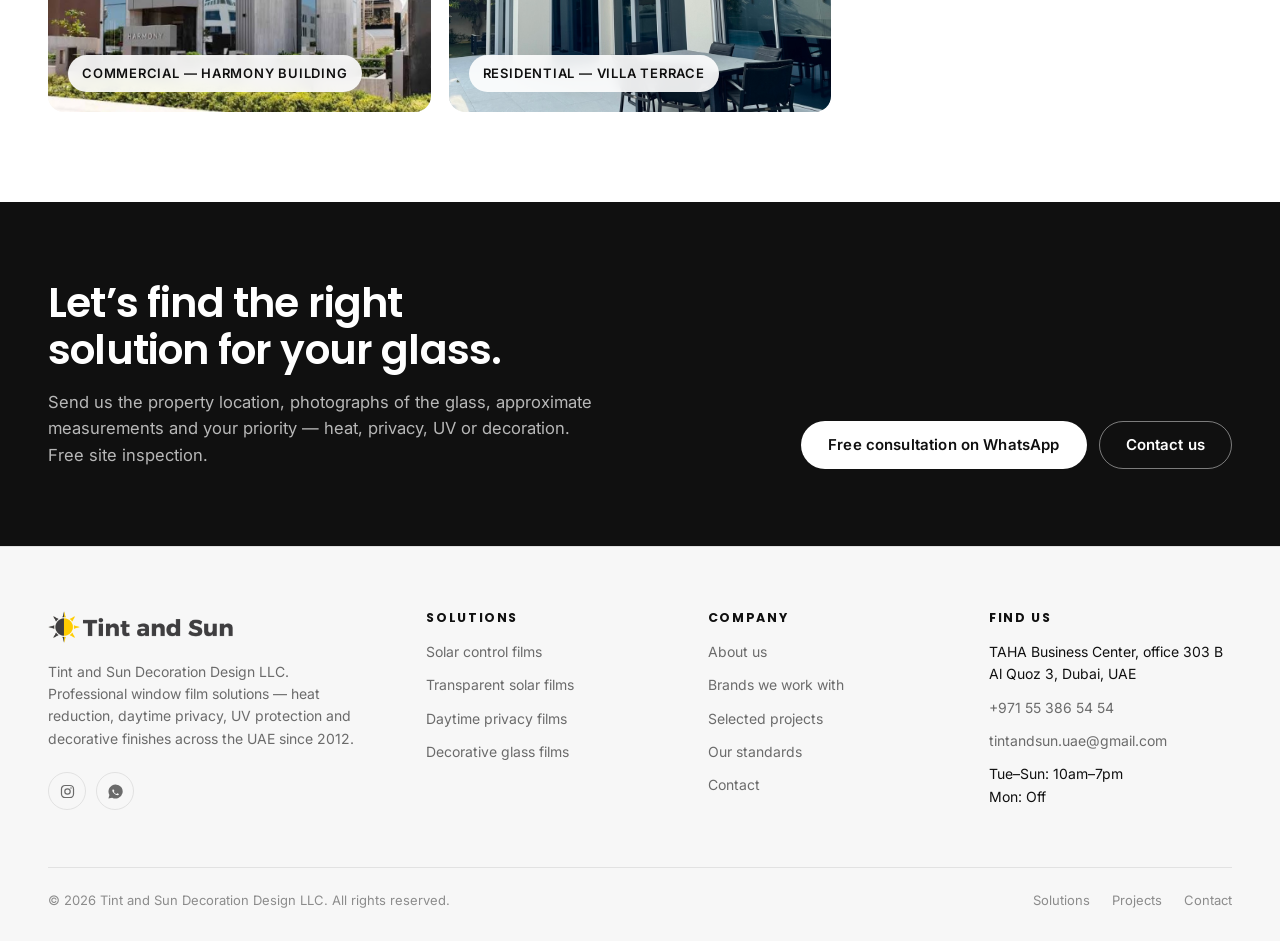
<file: projects.html>
<!doctype html>
<html lang="en">
<head>
<meta charset="utf-8">
<meta name="viewport" content="width=device-width, initial-scale=1">
<title>Selected Projects | Tint and Sun Dubai</title>
<meta name="description" content="Selected window film projects across Dubai: clinics, showrooms, shopfronts, offices and villas.">
<link rel="icon" href="assets/img/favicon.png">
<link rel="preconnect" href="https://fonts.googleapis.com">
<link rel="preconnect" href="https://fonts.gstatic.com" crossorigin>
<link href="https://fonts.googleapis.com/css2?family=Inter:wght@400;500;600;700&family=Poppins:wght@300;400;500;600;700&display=swap" rel="stylesheet">
<link rel="stylesheet" href="assets/css/style.css?v=2">
</head>
<body>
<div class="utility">
  <div class="wrap">
    <div class="utility__left">
      <span class="utility__tag">Solar control, privacy &amp; decorative window films &middot; Serving the UAE since 2012</span>
    </div>
    <div class="utility__right">
      <a href="https://www.instagram.com/tint_and_sun/" target="_blank" rel="noopener">Instagram</a>
      <a href="https://wa.me/971553865454" target="_blank" rel="noopener">WhatsApp</a>
      <a href="tel:+971553865454">+971 55 386 54 54</a>
    </div>
  </div>
</div>

<header class="nav">
  <div class="wrap nav__inner">
    <a class="nav__logo" href="index.html" aria-label="Tint and Sun — home">
      <img src="assets/img/logo.png" alt="Tint and Sun">
    </a>
    <ul class="nav__menu"><li><a href="index.html">HOME</a></li><li><a href="about.html">ABOUT US</a></li><li class="nav__item--has-drop"><a href="solar-films.html">SOLUTIONS <svg width="10" height="10" viewBox="0 0 10 10" fill="none" aria-hidden="true"><path d="M2 4l3 3 3-3" stroke="currentColor" stroke-width="1.5" stroke-linecap="round" stroke-linejoin="round"/></svg></a><ul class="nav__drop"><li><a href="solar-films.html">SOLAR CONTROL FILMS</a></li><li><a href="privacy-films.html">DAYTIME PRIVACY FILMS</a></li><li><a href="decorative.html">DECORATIVE GLASS FILMS</a></li></ul></li><li><a href="brands.html">BRANDS</a></li><li><a href="projects.html" class="is-active">PROJECTS</a></li><li><a href="contact.html">CONTACT</a></li></ul>
    <div class="nav__actions">
      <a class="nav__phone" href="tel:+971553865454"><svg width="15" height="15" viewBox="0 0 16 16" fill="none" aria-hidden="true"><path d="M5.2 2.5 6.6 5 5.4 6.4a8.4 8.4 0 0 0 4.2 4.2L11 9.4l2.5 1.4v2.2c0 .6-.5 1-1.1 1C7 13.6 2.4 9 2.1 3.6c0-.6.4-1.1 1-1.1h2.1Z" stroke="currentColor" stroke-width="1.4" stroke-linejoin="round"/></svg>+971 55 386 54 54</a>
      <a class="btn btn--primary btn--sm" href="contact.html">Free consultation</a>
      <button class="nav__burger" type="button" aria-label="Menu" aria-expanded="false" aria-controls="drawer"><span></span></button>
    </div>
  </div>
</header>

<nav class="drawer" id="drawer" aria-label="Mobile">
  <ul><li><a href="index.html">HOME</a></li><li><a href="about.html">ABOUT US</a></li><li><a href="solar-films.html">SOLUTIONS</a><ul class="drawer__sub"><li><a href="solar-films.html">SOLAR CONTROL FILMS</a></li><li><a href="privacy-films.html">DAYTIME PRIVACY FILMS</a></li><li><a href="decorative.html">DECORATIVE GLASS FILMS</a></li></ul></li><li><a href="brands.html">BRANDS</a></li><li><a href="projects.html">PROJECTS</a></li><li><a href="contact.html">CONTACT</a></li></ul>
  <div class="drawer__cta">
    <a class="btn btn--primary" href="https://wa.me/971553865454" target="_blank" rel="noopener">Free consultation on WhatsApp</a>
    <a class="btn btn--ghost" href="tel:+971553865454">Call +971 55 386 54 54</a>
  </div>
</nav>
<main>
<section class="pagehero">
  
  <div class="wrap">
    <p class="pagehero__crumb"><a href="index.html">Home</a> &nbsp;/&nbsp; Projects</p>
    <h1>Selected Projects</h1>
    <p>Clinics, showrooms, shopfronts, offices and villas across Dubai and the UAE &mdash; a selection of our window film installations.</p>
  </div>
</section>

<section class="section">
  <div class="wrap"><div class="gal"><div class="gal__cell reveal" data-delay="0"><img src="assets/img/projects/clinic.jpg" alt="Commercial - Speciality hospital" loading="lazy"><span>Commercial &mdash; Speciality hospital</span></div><div class="gal__cell reveal" data-delay="80"><img src="assets/img/projects/glass-hq.jpg" alt="Commercial - Glass façade HQ" loading="lazy"><span>Commercial &mdash; Glass façade HQ</span></div><div class="gal__cell reveal" data-delay="160"><img src="assets/img/projects/terrace.jpg" alt="Commercial - Restaurant terrace" loading="lazy"><span>Commercial &mdash; Restaurant terrace</span></div><div class="gal__cell reveal" data-delay="0"><img src="assets/img/projects/warehouse.jpg" alt="Commercial - Showroom glazing" loading="lazy"><span>Commercial &mdash; Showroom glazing</span></div><div class="gal__cell reveal" data-delay="80"><img src="assets/img/projects/the-vibe.jpg" alt="Retail - The Vibe studio" loading="lazy"><span>Retail &mdash; The Vibe studio</span></div><div class="gal__cell reveal" data-delay="160"><img src="assets/img/projects/modern-villa.jpg" alt="Residential - Modern villa" loading="lazy"><span>Residential &mdash; Modern villa</span></div><div class="gal__cell reveal" data-delay="0"><img src="assets/img/projects/dr-roze.jpg" alt="Commercial - Dental clinic" loading="lazy"><span>Commercial &mdash; Dental clinic</span></div><div class="gal__cell reveal" data-delay="80"><img src="assets/img/projects/rx.jpg" alt="Retail - Pharmacy shopfront" loading="lazy"><span>Retail &mdash; Pharmacy shopfront</span></div><div class="gal__cell reveal" data-delay="160"><img src="assets/img/projects/flower-power.jpg" alt="Retail - Flower Power" loading="lazy"><span>Retail &mdash; Flower Power</span></div><div class="gal__cell reveal" data-delay="0"><img src="assets/img/projects/harmony.jpg" alt="Commercial - Harmony building" loading="lazy"><span>Commercial &mdash; Harmony building</span></div><div class="gal__cell reveal" data-delay="80"><img src="assets/img/projects/villa.jpg" alt="Residential - Villa terrace" loading="lazy"><span>Residential &mdash; Villa terrace</span></div></div></div>
</section>
</main>
<section class="cta-band">
  <div class="wrap">
    <div class="section-head--split section-head" style="margin-bottom:0">
      <div class="reveal">
        <h2>Let&rsquo;s find the right solution for your glass.</h2>
        <p>Send us the property location, photographs of the glass, approximate measurements and your priority &mdash; heat, privacy, UV or decoration. Free site inspection.</p>
      </div>
      <div class="btn-row reveal" style="margin-top:0">
        <a class="btn btn--primary" href="https://wa.me/971553865454" target="_blank" rel="noopener">Free consultation on WhatsApp</a>
        <a class="btn btn--ghost" href="contact.html">Contact us</a>
      </div>
    </div>
  </div>
</section>
<footer class="footer">
  <div class="wrap">
    <div class="footer__top">
      <div class="footer__brand">
        <img src="assets/img/logo.png" alt="Tint and Sun">
        <p>Tint and Sun Decoration Design LLC. Professional window film solutions &mdash; heat reduction, daytime privacy, UV protection and decorative finishes across the UAE since 2012.</p>
        <div class="footer__social">
          <a href="https://www.instagram.com/tint_and_sun/" target="_blank" rel="noopener" aria-label="Instagram"><svg viewBox="0 0 24 24" fill="none" stroke="currentColor" stroke-width="1.7"><rect x="3.5" y="3.5" width="17" height="17" rx="5"/><circle cx="12" cy="12" r="3.8"/><circle cx="17" cy="7" r="1" fill="currentColor" stroke="none"/></svg></a>
          <a href="https://wa.me/971553865454" target="_blank" rel="noopener" aria-label="WhatsApp"><svg viewBox="0 0 24 24" fill="currentColor"><path d="M12 2a10 10 0 0 0-8.6 15L2 22l5.2-1.3A10 10 0 1 0 12 2Zm5.2 14c-.2.6-1.2 1.2-1.7 1.2-.5.1-1 .1-1.6-.1-.4-.1-.9-.3-1.5-.6a11 11 0 0 1-4.2-3.8c-.3-.5-.7-1.2-.7-2s.4-1.2.6-1.4c.2-.2.4-.3.6-.3h.4c.1 0 .3 0 .5.4l.7 1.6c0 .1.1.3 0 .4l-.3.5-.2.3c-.1.1-.2.2 0 .5.2.3.6 1 1.3 1.6.9.8 1.6 1 1.9 1.2.2.1.4.1.5-.1l.6-.7c.2-.2.3-.2.5-.1l1.5.7c.2.1.4.2.4.3.1.1.1.4 0 .8Z"/></svg></a>
        </div>
      </div>

      <div>
        <h4>Solutions</h4>
        <ul>
          <li><a href="solar-films.html">Solar control films</a></li>
          <li><a href="solar-films.html#transparent">Transparent solar films</a></li>
          <li><a href="privacy-films.html">Daytime privacy films</a></li>
          <li><a href="decorative.html">Decorative glass films</a></li>
        </ul>
      </div>

      <div>
        <h4>Company</h4>
        <ul>
          <li><a href="about.html">About us</a></li>
          <li><a href="brands.html">Brands we work with</a></li>
          <li><a href="projects.html">Selected projects</a></li>
          <li><a href="contact.html#standards">Our standards</a></li>
          <li><a href="contact.html">Contact</a></li>
        </ul>
      </div>

      <div>
        <h4>Find us</h4>
        <ul>
          <li>TAHA Business Center, office 303 B<br>Al Quoz 3, Dubai, UAE</li>
          <li><a href="tel:+971553865454">+971 55 386 54 54</a></li>
          <li><a href="mailto:tintandsun.uae@gmail.com">tintandsun.uae@gmail.com</a></li>
          <li>Tue&ndash;Sun: 10am&ndash;7pm<br>Mon: Off</li>
        </ul>
      </div>
    </div>

    <div class="footer__bottom">
      <span>&copy; 2026 Tint and Sun Decoration Design LLC. All rights reserved.</span>
      <nav>
        <a href="solar-films.html">Solutions</a>
        <a href="projects.html">Projects</a>
        <a href="contact.html">Contact</a>
      </nav>
    </div>
  </div>
</footer>

<a class="fab" href="https://wa.me/971553865454" target="_blank" rel="noopener" aria-label="Chat on WhatsApp"><svg viewBox="0 0 24 24" fill="currentColor"><path d="M12 2a10 10 0 0 0-8.6 15L2 22l5.2-1.3A10 10 0 1 0 12 2Zm5.2 14c-.2.6-1.2 1.2-1.7 1.2-.5.1-1 .1-1.6-.1-.4-.1-.9-.3-1.5-.6a11 11 0 0 1-4.2-3.8c-.3-.5-.7-1.2-.7-2s.4-1.2.6-1.4c.2-.2.4-.3.6-.3h.4c.1 0 .3 0 .5.4l.7 1.6c0 .1.1.3 0 .4l-.3.5-.2.3c-.1.1-.2.2 0 .5.2.3.6 1 1.3 1.6.9.8 1.6 1 1.9 1.2.2.1.4.1.5-.1l.6-.7c.2-.2.3-.2.5-.1l1.5.7c.2.1.4.2.4.3.1.1.1.4 0 .8Z"/></svg></a>

<script src="assets/js/main.js"></script>
</body>
</html>
</file>
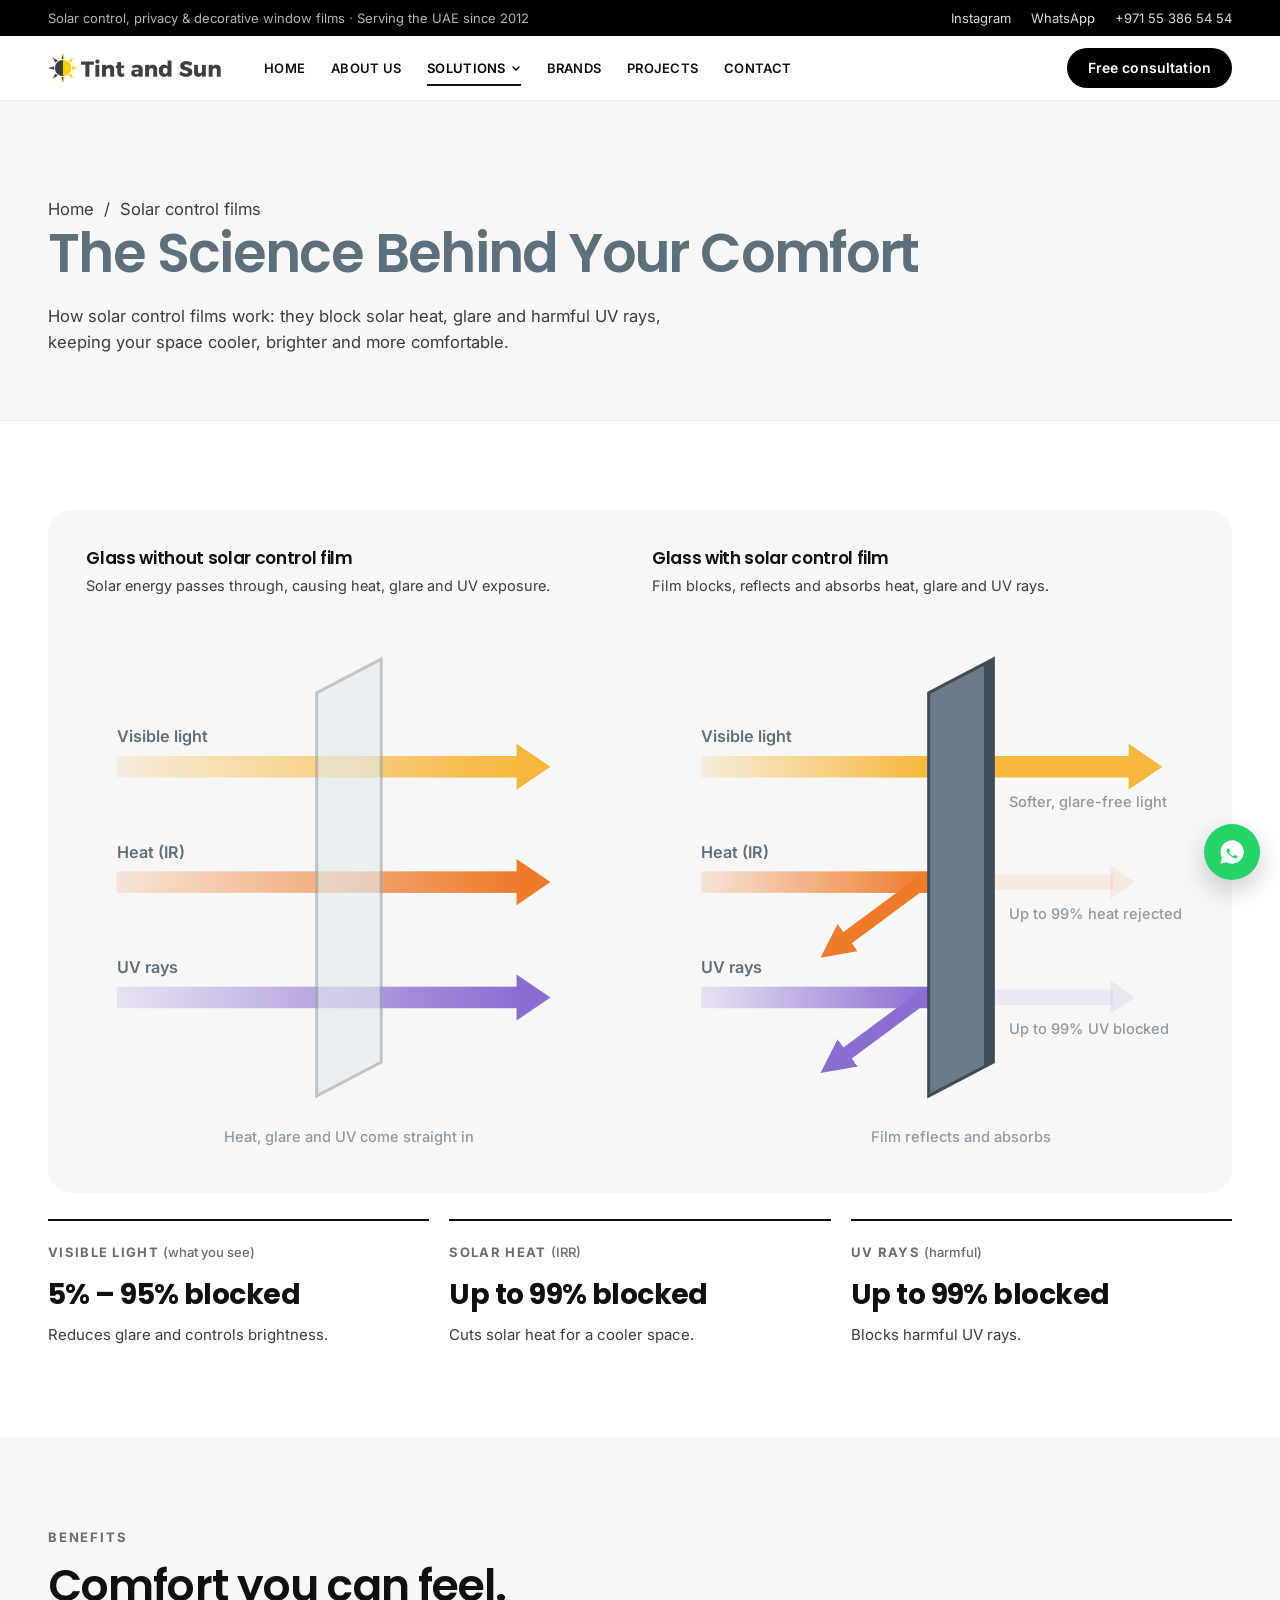
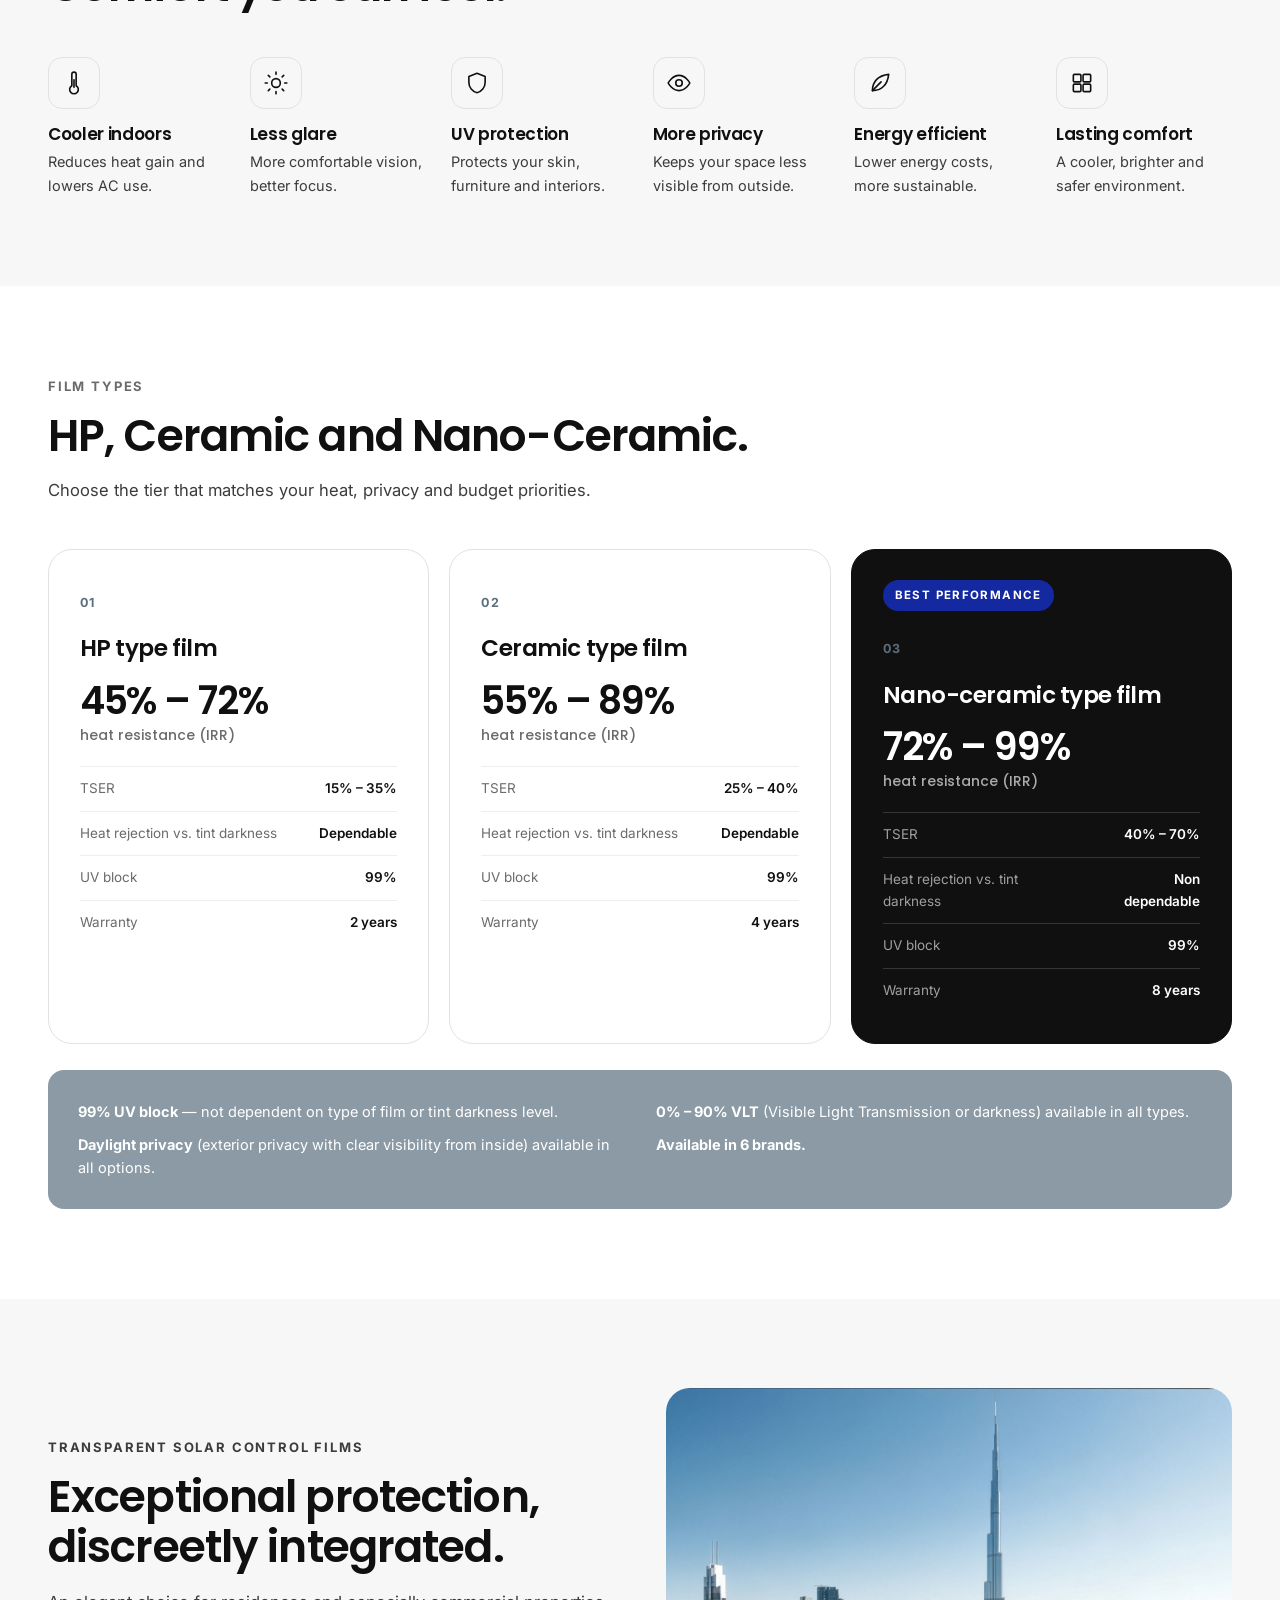
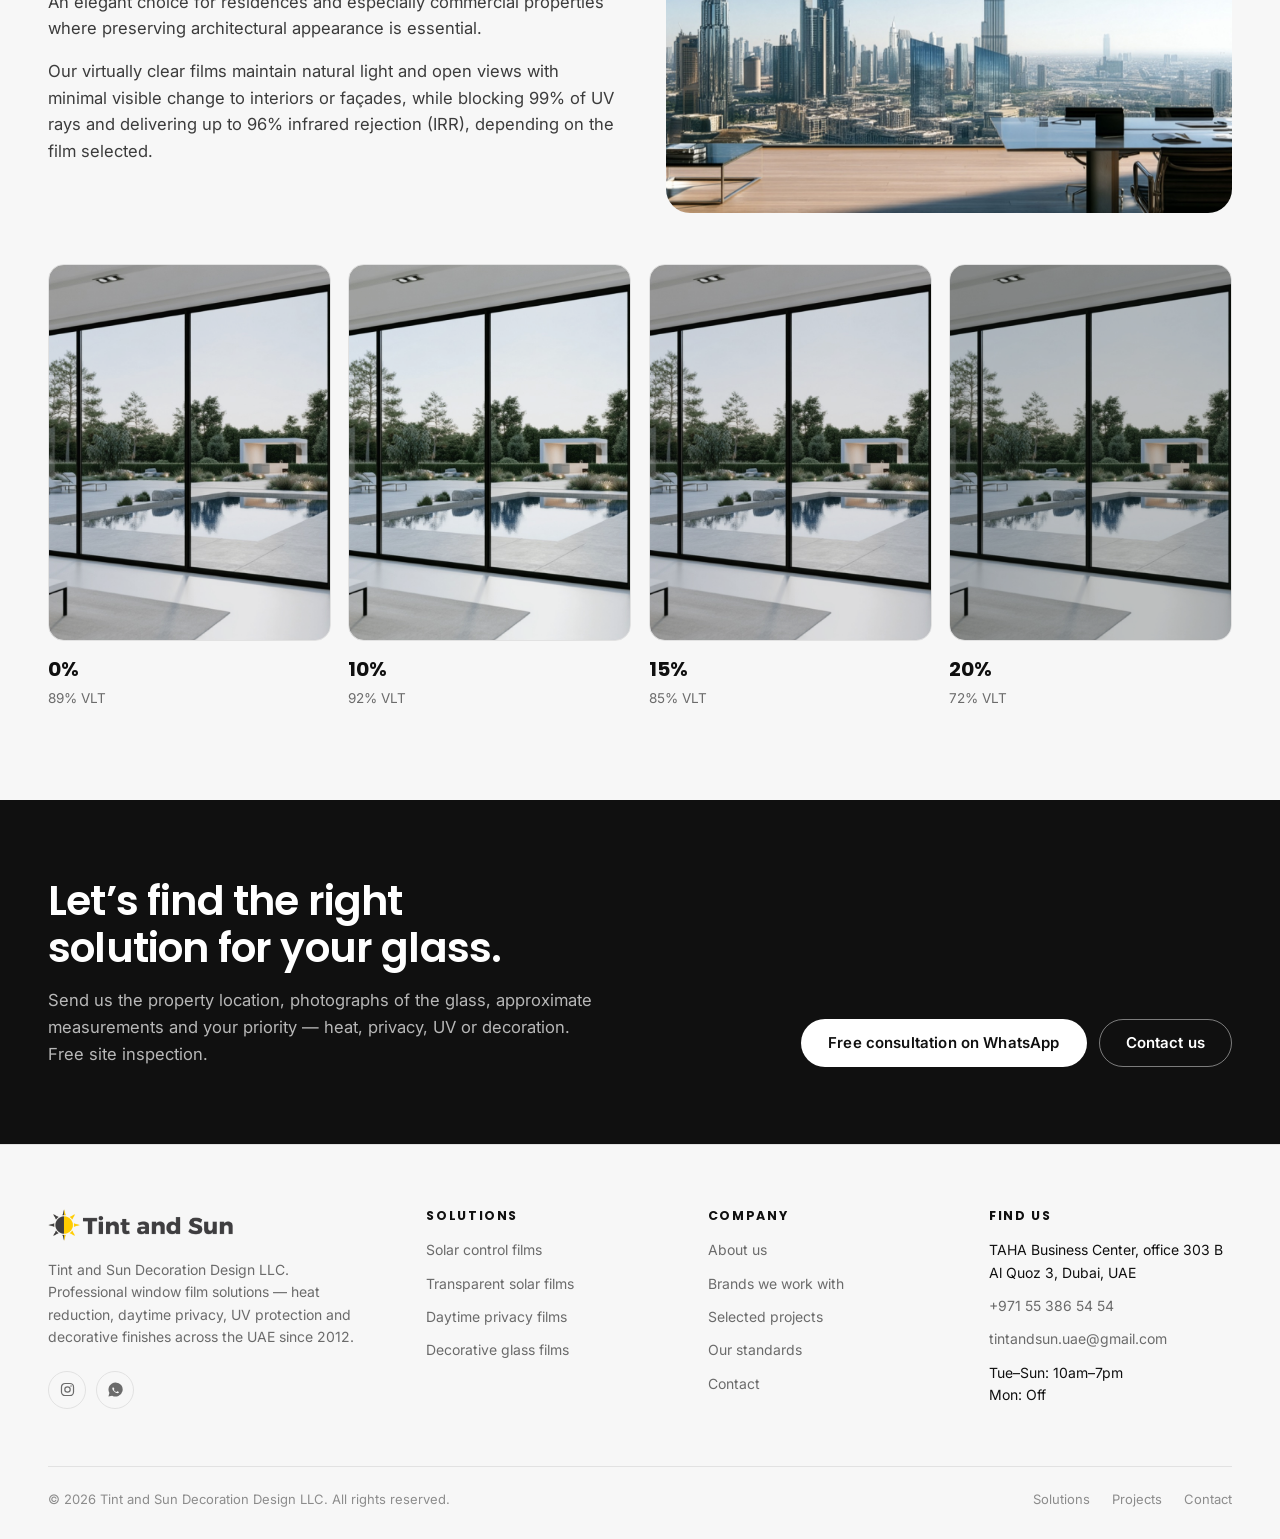
<file: solar-films.html>
<!doctype html>
<html lang="en">
<head>
<meta charset="utf-8">
<meta name="viewport" content="width=device-width, initial-scale=1">
<title>Solar Control Window Films | Tint and Sun Dubai</title>
<meta name="description" content="How solar control films work: HP, Ceramic and Nano-Ceramic films blocking up to 99% heat and UV. Transparent films with up to 96% IRR.">
<link rel="icon" href="assets/img/favicon.png">
<link rel="preconnect" href="https://fonts.googleapis.com">
<link rel="preconnect" href="https://fonts.gstatic.com" crossorigin>
<link href="https://fonts.googleapis.com/css2?family=Inter:wght@400;500;600;700&family=Poppins:wght@300;400;500;600;700&display=swap" rel="stylesheet">
<link rel="stylesheet" href="assets/css/style.css?v=2">
</head>
<body>
<div class="utility">
  <div class="wrap">
    <div class="utility__left">
      <span class="utility__tag">Solar control, privacy &amp; decorative window films &middot; Serving the UAE since 2012</span>
    </div>
    <div class="utility__right">
      <a href="https://www.instagram.com/tint_and_sun/" target="_blank" rel="noopener">Instagram</a>
      <a href="https://wa.me/971553865454" target="_blank" rel="noopener">WhatsApp</a>
      <a href="tel:+971553865454">+971 55 386 54 54</a>
    </div>
  </div>
</div>

<header class="nav">
  <div class="wrap nav__inner">
    <a class="nav__logo" href="index.html" aria-label="Tint and Sun — home">
      <img src="assets/img/logo.png" alt="Tint and Sun">
    </a>
    <ul class="nav__menu"><li><a href="index.html">HOME</a></li><li><a href="about.html">ABOUT US</a></li><li class="nav__item--has-drop"><a href="solar-films.html" class="is-active">SOLUTIONS <svg width="10" height="10" viewBox="0 0 10 10" fill="none" aria-hidden="true"><path d="M2 4l3 3 3-3" stroke="currentColor" stroke-width="1.5" stroke-linecap="round" stroke-linejoin="round"/></svg></a><ul class="nav__drop"><li><a href="solar-films.html" class="is-active">SOLAR CONTROL FILMS</a></li><li><a href="privacy-films.html">DAYTIME PRIVACY FILMS</a></li><li><a href="decorative.html">DECORATIVE GLASS FILMS</a></li></ul></li><li><a href="brands.html">BRANDS</a></li><li><a href="projects.html">PROJECTS</a></li><li><a href="contact.html">CONTACT</a></li></ul>
    <div class="nav__actions">
      <a class="nav__phone" href="tel:+971553865454"><svg width="15" height="15" viewBox="0 0 16 16" fill="none" aria-hidden="true"><path d="M5.2 2.5 6.6 5 5.4 6.4a8.4 8.4 0 0 0 4.2 4.2L11 9.4l2.5 1.4v2.2c0 .6-.5 1-1.1 1C7 13.6 2.4 9 2.1 3.6c0-.6.4-1.1 1-1.1h2.1Z" stroke="currentColor" stroke-width="1.4" stroke-linejoin="round"/></svg>+971 55 386 54 54</a>
      <a class="btn btn--primary btn--sm" href="contact.html">Free consultation</a>
      <button class="nav__burger" type="button" aria-label="Menu" aria-expanded="false" aria-controls="drawer"><span></span></button>
    </div>
  </div>
</header>

<nav class="drawer" id="drawer" aria-label="Mobile">
  <ul><li><a href="index.html">HOME</a></li><li><a href="about.html">ABOUT US</a></li><li><a href="solar-films.html">SOLUTIONS</a><ul class="drawer__sub"><li><a href="solar-films.html">SOLAR CONTROL FILMS</a></li><li><a href="privacy-films.html">DAYTIME PRIVACY FILMS</a></li><li><a href="decorative.html">DECORATIVE GLASS FILMS</a></li></ul></li><li><a href="brands.html">BRANDS</a></li><li><a href="projects.html">PROJECTS</a></li><li><a href="contact.html">CONTACT</a></li></ul>
  <div class="drawer__cta">
    <a class="btn btn--primary" href="https://wa.me/971553865454" target="_blank" rel="noopener">Free consultation on WhatsApp</a>
    <a class="btn btn--ghost" href="tel:+971553865454">Call +971 55 386 54 54</a>
  </div>
</nav>
<main>
<section class="pagehero">
  
  <div class="wrap">
    <p class="pagehero__crumb"><a href="index.html">Home</a> &nbsp;/&nbsp; Solar control films</p>
    <h1>The Science Behind Your Comfort</h1>
    <p>How solar control films work: they block solar heat, glare and harmful UV rays, keeping your space cooler, brighter and more comfortable.</p>
  </div>
</section>

<section class="section">
  <div class="wrap">
    <div class="science reveal">
      <div class="science__labels">
        <div><h3>Glass without solar control film</h3><p>Solar energy passes through, causing heat, glare and UV exposure.</p></div>
        <div><h3>Glass with solar control film</h3><p>Film blocks, reflects and absorbs heat, glare and UV rays.</p></div>
      </div>
      <svg class="science__svg" viewBox="0 0 720 352" role="img" aria-label="Diagram: visible light, heat and UV pass straight through plain glass; glass with solar control film lets softened light through while reflecting heat and UV">
  <defs>
    <linearGradient id="gL" x1="0" x2="1"><stop offset="0" stop-color="#f6b73c" stop-opacity=".15"/><stop offset="1" stop-color="#f6b73c"/></linearGradient>
    <linearGradient id="gH" x1="0" x2="1"><stop offset="0" stop-color="#ee7a2a" stop-opacity=".15"/><stop offset="1" stop-color="#ee7a2a"/></linearGradient>
    <linearGradient id="gU" x1="0" x2="1"><stop offset="0" stop-color="#8b6cd1" stop-opacity=".15"/><stop offset="1" stop-color="#8b6cd1"/></linearGradient>
    <marker id="aH" viewBox="0 0 10 10" refX="3" refY="5" markerUnits="userSpaceOnUse" markerWidth="22" markerHeight="22" orient="auto"><path d="M0 0 10 5 0 10z" fill="#ee7a2a"/></marker>
    <marker id="aU" viewBox="0 0 10 10" refX="3" refY="5" markerUnits="userSpaceOnUse" markerWidth="22" markerHeight="22" orient="auto"><path d="M0 0 10 5 0 10z" fill="#8b6cd1"/></marker>
  </defs>
  <g font-family="inherit" font-size="10.5" font-weight="600" fill="#5b6f7c">
  <!-- left: plain glass, everything passes -->
  <text x="20" y="84">Visible light</text>
  <rect x="20" y="93.0" width="262" height="14" fill="url(#gL)" opacity="1"/><path d="M280 85l22 15-22 15z" fill="#f6b73c" opacity="1"/>
  <text x="20" y="159">Heat (IR)</text>
  <rect x="20" y="168.0" width="262" height="14" fill="url(#gH)" opacity="1"/><path d="M280 160l22 15-22 15z" fill="#ee7a2a" opacity="1"/>
  <text x="20" y="234">UV rays</text>
  <rect x="20" y="243.0" width="262" height="14" fill="url(#gU)" opacity="1"/><path d="M280 235l22 15-22 15z" fill="#8b6cd1" opacity="1"/>
  <path d="M150 52 192 30v262l-42 22z" fill="#e3ebf0" stroke="#9aa6ae" stroke-width="2" opacity=".6"/>
  <text x="171" y="344" text-anchor="middle" font-weight="500" font-size="9.5" fill="#8b9aa5">Heat, glare and UV come straight in</text>
  <!-- right: filmed glass -->
  <text x="400" y="84">Visible light</text>
  <rect x="400" y="93" width="148" height="14" fill="url(#gL)"/>
  <text x="400" y="159">Heat (IR)</text>
  <rect x="400" y="168" width="148" height="14" fill="url(#gH)"/>
  <text x="400" y="234">UV rays</text>
  <rect x="400" y="243" width="148" height="14" fill="url(#gU)"/>
  <rect x="590" y="93.0" width="90" height="14" fill="#f6b73c"/><path d="M678 85l22 15-22 15z" fill="#f6b73c"/>
  <text x="600" y="126" font-size="9.5" font-weight="500" fill="#8b9aa5">Softer, glare-free light</text>
  <path d="M544 175 490 215" stroke="#ee7a2a" stroke-width="9" stroke-linecap="butt" fill="none" marker-end="url(#aH)"/>
  <rect x="590" y="170.0" width="78" height="10" fill="#ee7a2a" opacity="0.1"/><path d="M666 164l16 11-16 11z" fill="#ee7a2a" opacity="0.1"/>
  <text x="600" y="199" font-size="9.5" font-weight="500" fill="#8b9aa5">Up to 99% heat rejected</text>
  <path d="M544 250 490 290" stroke="#8b6cd1" stroke-width="9" stroke-linecap="butt" fill="none" marker-end="url(#aU)"/>
  <rect x="590" y="245.0" width="78" height="10" fill="#8b6cd1" opacity="0.1"/><path d="M666 239l16 11-16 11z" fill="#8b6cd1" opacity="0.1"/>
  <text x="600" y="274" font-size="9.5" font-weight="500" fill="#8b9aa5">Up to 99% UV blocked</text>
  <path d="M548 52 590 30v262l-42 22z" fill="#6b7c88" stroke="#3d4c56" stroke-width="2"/>
  <path d="M584 33 590 30v262l-6 3z" fill="#3d4c56"/>
  <text x="569" y="344" text-anchor="middle" font-weight="500" font-size="9.5" fill="#8b9aa5">Film reflects and absorbs</text>
  </g>
</svg>
    </div>
    <div class="grid grid--3 metrics">
      <div class="metric reveal"><span>Visible light <em>(what you see)</em></span><strong>5% &ndash; 95% blocked</strong><p>Reduces glare and controls brightness.</p></div>
      <div class="metric reveal" data-delay="80"><span>Solar heat <em>(IRR)</em></span><strong>Up to 99% blocked</strong><p>Cuts solar heat for a cooler space.</p></div>
      <div class="metric reveal" data-delay="160"><span>UV rays <em>(harmful)</em></span><strong>Up to 99% blocked</strong><p>Blocks harmful UV rays.</p></div>
    </div>
  </div>
</section>

<section class="section section--alt">
  <div class="wrap">
    <div class="section-head">
      <div class="reveal">
        <p class="eyebrow">Benefits</p>
        <h2 class="h-section">Comfort you can feel.</h2>
        
      </div>
      
    </div>
    <div class="benefits"><div class="benefit reveal" data-delay="0"><span class="benefit__icon"><svg viewBox="0 0 24 24" fill="none" stroke="currentColor" stroke-width="1.5" stroke-linecap="round" stroke-linejoin="round" aria-hidden="true"><path d="M10 14.5V4a2 2 0 1 1 4 0v10.5a4 4 0 1 1-4 0Z"/><path d="M12 9v7"/></svg></span><h3>Cooler indoors</h3><p>Reduces heat gain and lowers AC use.</p></div><div class="benefit reveal" data-delay="60"><span class="benefit__icon"><svg viewBox="0 0 24 24" fill="none" stroke="currentColor" stroke-width="1.5" stroke-linecap="round" stroke-linejoin="round" aria-hidden="true"><circle cx="12" cy="12" r="4"/><path d="M12 2v2M12 20v2M4.9 4.9l1.4 1.4M17.7 17.7l1.4 1.4M2 12h2M20 12h2M4.9 19.1l1.4-1.4M17.7 6.3l1.4-1.4"/></svg></span><h3>Less glare</h3><p>More comfortable vision, better focus.</p></div><div class="benefit reveal" data-delay="120"><span class="benefit__icon"><svg viewBox="0 0 24 24" fill="none" stroke="currentColor" stroke-width="1.5" stroke-linecap="round" stroke-linejoin="round" aria-hidden="true"><path d="M12 3 4.5 6v5.5c0 4.6 3.2 8.4 7.5 9.5 4.3-1.1 7.5-4.9 7.5-9.5V6L12 3Z"/></svg></span><h3>UV protection</h3><p>Protects your skin, furniture and interiors.</p></div><div class="benefit reveal" data-delay="180"><span class="benefit__icon"><svg viewBox="0 0 24 24" fill="none" stroke="currentColor" stroke-width="1.5" stroke-linecap="round" stroke-linejoin="round" aria-hidden="true"><path d="M2 12s3.6-7 10-7 10 7 10 7-3.6 7-10 7S2 12 2 12Z"/><circle cx="12" cy="12" r="3"/></svg></span><h3>More privacy</h3><p>Keeps your space less visible from outside.</p></div><div class="benefit reveal" data-delay="240"><span class="benefit__icon"><svg viewBox="0 0 24 24" fill="none" stroke="currentColor" stroke-width="1.5" stroke-linecap="round" stroke-linejoin="round" aria-hidden="true"><path d="M5 19c0-8 5-14 15-15-1 10-7 15-15 15Z"/><path d="M5 19 13 11"/></svg></span><h3>Energy efficient</h3><p>Lower energy costs, more sustainable.</p></div><div class="benefit reveal" data-delay="300"><span class="benefit__icon"><svg viewBox="0 0 24 24" fill="none" stroke="currentColor" stroke-width="1.5" stroke-linecap="round" stroke-linejoin="round" aria-hidden="true"><rect x="4" y="4" width="7" height="7" rx="1"/><rect x="13" y="4" width="7" height="7" rx="1"/><rect x="4" y="13" width="7" height="7" rx="1"/><rect x="13" y="13" width="7" height="7" rx="1"/></svg></span><h3>Lasting comfort</h3><p>A cooler, brighter and safer environment.</p></div></div>
  </div>
</section>

<section class="section">
  <div class="wrap">
    <div class="section-head">
      <div class="reveal">
        <p class="eyebrow">Film types</p>
        <h2 class="h-section">HP, Ceramic and Nano-Ceramic.</h2>
        <p class="h-sub">Choose the tier that matches your heat, privacy and budget priorities.</p>
      </div>
      
    </div>
    <div class="grid grid--3"><div class="price-card reveal" data-delay="0">
        
        <p class="price-card__type">01</p>
        <h3>HP type film</h3>
        <div class="price-card__amount">45% &ndash; 72%<small>heat resistance (IRR)</small></div>
        <dl class="spec">
          <div><dt>TSER</dt><dd>15% &ndash; 35%</dd></div>
          <div><dt>Heat rejection vs. tint darkness</dt><dd>Dependable</dd></div>
          <div><dt>UV block</dt><dd>99%</dd></div>
          <div><dt>Warranty</dt><dd>2 years</dd></div>
        </dl>
      </div><div class="price-card reveal" data-delay="90">
        
        <p class="price-card__type">02</p>
        <h3>Ceramic type film</h3>
        <div class="price-card__amount">55% &ndash; 89%<small>heat resistance (IRR)</small></div>
        <dl class="spec">
          <div><dt>TSER</dt><dd>25% &ndash; 40%</dd></div>
          <div><dt>Heat rejection vs. tint darkness</dt><dd>Dependable</dd></div>
          <div><dt>UV block</dt><dd>99%</dd></div>
          <div><dt>Warranty</dt><dd>4 years</dd></div>
        </dl>
      </div><div class="price-card price-card--featured reveal" data-delay="180">
        <span class="price-card__badge">Best performance</span>
        <p class="price-card__type">03</p>
        <h3>Nano-ceramic type film</h3>
        <div class="price-card__amount">72% &ndash; 99%<small>heat resistance (IRR)</small></div>
        <dl class="spec">
          <div><dt>TSER</dt><dd>40% &ndash; 70%</dd></div>
          <div><dt>Heat rejection vs. tint darkness</dt><dd>Non dependable</dd></div>
          <div><dt>UV block</dt><dd>99%</dd></div>
          <div><dt>Warranty</dt><dd>8 years</dd></div>
        </dl>
      </div></div>
    <div class="note-band reveal">
  <p><strong>99% UV block</strong> &mdash; not dependent on type of film or tint darkness level.</p>
  <p><strong>0% &ndash; 90% VLT</strong> (Visible Light Transmission or darkness) available in all types.</p>
  <p><strong>Daylight privacy</strong> (exterior privacy with clear visibility from inside) available in all options.</p>
  <p><strong>Available in 6 brands.</strong></p>
</div>
  </div>
</section>

<section class="section section--alt" id="transparent">
  <div class="wrap">
    <div class="split">
      <div class="reveal">
        <p class="eyebrow">Transparent solar control films</p>
        <h2 class="h-section">Exceptional protection, discreetly integrated.</h2>
        <p class="h-sub">An elegant choice for residences and especially commercial properties where preserving architectural appearance is essential.</p>
        <p class="h-sub">Our virtually clear films maintain natural light and open views with minimal visible change to interiors or façades, while blocking 99% of UV rays and delivering up to 96% infrared rejection (IRR), depending on the film selected.</p>
      </div>
      <div class="split__media reveal" data-delay="120"><img src="assets/img/transparent.jpg" alt="Clear floor-to-ceiling glass overlooking the Dubai skyline" loading="lazy"></div>
    </div>
    <div class="swatches swatches--4"><div class="swatch reveal" data-delay="0"><div class="swatch__glass" style="--tint:0.11"></div><strong>0%</strong><span>89% VLT</span></div><div class="swatch reveal" data-delay="60"><div class="swatch__glass" style="--tint:0.08"></div><strong>10%</strong><span>92% VLT</span></div><div class="swatch reveal" data-delay="120"><div class="swatch__glass" style="--tint:0.15"></div><strong>15%</strong><span>85% VLT</span></div><div class="swatch reveal" data-delay="180"><div class="swatch__glass" style="--tint:0.28"></div><strong>20%</strong><span>72% VLT</span></div></div>
  </div>
</section>
</main>
<section class="cta-band">
  <div class="wrap">
    <div class="section-head--split section-head" style="margin-bottom:0">
      <div class="reveal">
        <h2>Let&rsquo;s find the right solution for your glass.</h2>
        <p>Send us the property location, photographs of the glass, approximate measurements and your priority &mdash; heat, privacy, UV or decoration. Free site inspection.</p>
      </div>
      <div class="btn-row reveal" style="margin-top:0">
        <a class="btn btn--primary" href="https://wa.me/971553865454" target="_blank" rel="noopener">Free consultation on WhatsApp</a>
        <a class="btn btn--ghost" href="contact.html">Contact us</a>
      </div>
    </div>
  </div>
</section>
<footer class="footer">
  <div class="wrap">
    <div class="footer__top">
      <div class="footer__brand">
        <img src="assets/img/logo.png" alt="Tint and Sun">
        <p>Tint and Sun Decoration Design LLC. Professional window film solutions &mdash; heat reduction, daytime privacy, UV protection and decorative finishes across the UAE since 2012.</p>
        <div class="footer__social">
          <a href="https://www.instagram.com/tint_and_sun/" target="_blank" rel="noopener" aria-label="Instagram"><svg viewBox="0 0 24 24" fill="none" stroke="currentColor" stroke-width="1.7"><rect x="3.5" y="3.5" width="17" height="17" rx="5"/><circle cx="12" cy="12" r="3.8"/><circle cx="17" cy="7" r="1" fill="currentColor" stroke="none"/></svg></a>
          <a href="https://wa.me/971553865454" target="_blank" rel="noopener" aria-label="WhatsApp"><svg viewBox="0 0 24 24" fill="currentColor"><path d="M12 2a10 10 0 0 0-8.6 15L2 22l5.2-1.3A10 10 0 1 0 12 2Zm5.2 14c-.2.6-1.2 1.2-1.7 1.2-.5.1-1 .1-1.6-.1-.4-.1-.9-.3-1.5-.6a11 11 0 0 1-4.2-3.8c-.3-.5-.7-1.2-.7-2s.4-1.2.6-1.4c.2-.2.4-.3.6-.3h.4c.1 0 .3 0 .5.4l.7 1.6c0 .1.1.3 0 .4l-.3.5-.2.3c-.1.1-.2.2 0 .5.2.3.6 1 1.3 1.6.9.8 1.6 1 1.9 1.2.2.1.4.1.5-.1l.6-.7c.2-.2.3-.2.5-.1l1.5.7c.2.1.4.2.4.3.1.1.1.4 0 .8Z"/></svg></a>
        </div>
      </div>

      <div>
        <h4>Solutions</h4>
        <ul>
          <li><a href="solar-films.html">Solar control films</a></li>
          <li><a href="solar-films.html#transparent">Transparent solar films</a></li>
          <li><a href="privacy-films.html">Daytime privacy films</a></li>
          <li><a href="decorative.html">Decorative glass films</a></li>
        </ul>
      </div>

      <div>
        <h4>Company</h4>
        <ul>
          <li><a href="about.html">About us</a></li>
          <li><a href="brands.html">Brands we work with</a></li>
          <li><a href="projects.html">Selected projects</a></li>
          <li><a href="contact.html#standards">Our standards</a></li>
          <li><a href="contact.html">Contact</a></li>
        </ul>
      </div>

      <div>
        <h4>Find us</h4>
        <ul>
          <li>TAHA Business Center, office 303 B<br>Al Quoz 3, Dubai, UAE</li>
          <li><a href="tel:+971553865454">+971 55 386 54 54</a></li>
          <li><a href="mailto:tintandsun.uae@gmail.com">tintandsun.uae@gmail.com</a></li>
          <li>Tue&ndash;Sun: 10am&ndash;7pm<br>Mon: Off</li>
        </ul>
      </div>
    </div>

    <div class="footer__bottom">
      <span>&copy; 2026 Tint and Sun Decoration Design LLC. All rights reserved.</span>
      <nav>
        <a href="solar-films.html">Solutions</a>
        <a href="projects.html">Projects</a>
        <a href="contact.html">Contact</a>
      </nav>
    </div>
  </div>
</footer>

<a class="fab" href="https://wa.me/971553865454" target="_blank" rel="noopener" aria-label="Chat on WhatsApp"><svg viewBox="0 0 24 24" fill="currentColor"><path d="M12 2a10 10 0 0 0-8.6 15L2 22l5.2-1.3A10 10 0 1 0 12 2Zm5.2 14c-.2.6-1.2 1.2-1.7 1.2-.5.1-1 .1-1.6-.1-.4-.1-.9-.3-1.5-.6a11 11 0 0 1-4.2-3.8c-.3-.5-.7-1.2-.7-2s.4-1.2.6-1.4c.2-.2.4-.3.6-.3h.4c.1 0 .3 0 .5.4l.7 1.6c0 .1.1.3 0 .4l-.3.5-.2.3c-.1.1-.2.2 0 .5.2.3.6 1 1.3 1.6.9.8 1.6 1 1.9 1.2.2.1.4.1.5-.1l.6-.7c.2-.2.3-.2.5-.1l1.5.7c.2.1.4.2.4.3.1.1.1.4 0 .8Z"/></svg></a>

<script src="assets/js/main.js"></script>
</body>
</html>
</file>
<file: assets/css/style.css>
/* =========================================================
   Tint & Sun — window film site (design system from tintandsun v1)
   ========================================================= */

:root{
  --black:#000000;
  --ink:#101010;
  --ink-2:#3c3c3c;
  --muted:#6b6b6b;
  --muted-2:#8c8c8c;
  --line:#e2e2e2;
  --line-soft:#eeeeee;
  --bg:#ffffff;
  --bg-alt:#f7f7f7;
  --bg-soft:#fafafa;
  --blue:#1428a0;
  --blue-link:#2189ff;
  --radius-card:16px;
  --radius-lg:24px;
  --radius-pill:100px;
  --nav-h:64px;
  --util-h:36px;
  --maxw:1440px;
  --pad:clamp(20px,4vw,48px);
  --ease:cubic-bezier(.25,.46,.45,.94);
}

*,*::before,*::after{box-sizing:border-box;}

html{-webkit-text-size-adjust:100%;scroll-behavior:smooth;scroll-padding-top:calc(var(--nav-h) + 20px);}

body{
  margin:0;
  background:var(--bg);
  color:var(--ink);
  font-family:"Inter","SamsungOne","Helvetica Neue",Helvetica,Arial,sans-serif;
  font-size:16px;
  line-height:1.6;
  -webkit-font-smoothing:antialiased;
  -moz-osx-font-smoothing:grayscale;
}

img{max-width:100%;display:block;}
a{color:inherit;text-decoration:none;}
button{font:inherit;color:inherit;}

h1,h2,h3,h4{
  font-family:"Poppins","SamsungSharpSans","Inter",Helvetica,Arial,sans-serif;
  font-weight:600;
  letter-spacing:-.02em;
  line-height:1.15;
  margin:0;
}

::selection{background:var(--ink);color:#fff;}

/* ---------- layout ---------- */
.wrap{max-width:var(--maxw);margin:0 auto;padding-left:var(--pad);padding-right:var(--pad);}
.wrap--narrow{max-width:1040px;}
.section{padding:clamp(56px,7vw,104px) 0;}
.section--alt{background:var(--bg-alt);}
.section--tight{padding:clamp(40px,5vw,72px) 0;}

.eyebrow{
  font-size:13px;font-weight:700;letter-spacing:.14em;text-transform:uppercase;
  color:var(--muted);margin:0 0 14px;
}
.h-section{font-size:clamp(28px,3.6vw,44px);}
.h-sub{
  margin:16px 0 0;max-width:62ch;color:var(--ink-2);
  font-size:clamp(15px,1.3vw,18px);
}
.section-head{margin-bottom:clamp(28px,3.5vw,48px);}
.section-head--split{display:flex;align-items:flex-end;justify-content:space-between;gap:24px;flex-wrap:wrap;}

/* ---------- buttons ---------- */
.btn{
  display:inline-flex;align-items:center;justify-content:center;gap:8px;
  height:48px;padding:0 26px;border-radius:var(--radius-pill);
  font-size:15px;font-weight:600;letter-spacing:.01em;
  border:1px solid transparent;cursor:pointer;white-space:nowrap;
  transition:background .25s var(--ease),color .25s var(--ease),border-color .25s var(--ease),transform .25s var(--ease);
}
.btn:hover{transform:translateY(-1px);}
.btn--primary{background:var(--black);color:#fff;}
.btn--primary:hover{background:#2b2b2b;}
.btn--ghost{border-color:var(--ink);color:var(--ink);background:transparent;}
.btn--ghost:hover{background:var(--ink);color:#fff;}
.btn--blue{background:var(--blue);color:#fff;}
.btn--blue:hover{background:#0d1f80;}
.btn--sm{height:40px;padding:0 20px;font-size:14px;}
.btn-row{display:flex;flex-wrap:wrap;gap:12px;margin-top:28px;}

.link-arrow{
  display:inline-flex;align-items:center;gap:6px;
  font-size:15px;font-weight:600;color:var(--blue-link);
}
.link-arrow svg{transition:transform .25s var(--ease);}
.link-arrow:hover svg{transform:translateX(4px);}

/* ---------- utility bar ---------- */
.utility{
  background:var(--black);color:#fff;font-size:13px;
  height:var(--util-h);display:flex;align-items:center;
}
.utility .wrap{display:flex;align-items:center;justify-content:space-between;gap:16px;width:100%;}
.utility a{color:#fff;opacity:.85;transition:opacity .2s;}
.utility a:hover{opacity:1;}
.utility__left{display:flex;gap:20px;align-items:center;}
.utility__right{display:flex;gap:20px;align-items:center;white-space:nowrap;}
.utility__tag{opacity:.7;}

/* ---------- nav ---------- */
.nav{
  position:sticky;top:0;z-index:80;
  background:rgba(255,255,255,.92);
  backdrop-filter:saturate(180%) blur(14px);
  -webkit-backdrop-filter:saturate(180%) blur(14px);
  border-bottom:1px solid var(--line-soft);
}
.nav__inner{display:flex;align-items:center;gap:24px;height:var(--nav-h);}
.nav__logo{flex:0 0 auto;display:flex;align-items:center;}
.nav__logo img{height:26px;width:auto;}
.nav__menu{
  display:flex;align-items:center;gap:4px;margin:0 auto 0 8px;
  list-style:none;padding:0;
}
.nav__menu > li{position:relative;}
.nav__menu a,.nav__menu button{
  display:flex;align-items:center;gap:5px;
  padding:0 11px;height:var(--nav-h);white-space:nowrap;
  font-size:13px;font-weight:600;letter-spacing:.02em;text-transform:uppercase;
  background:none;border:0;cursor:pointer;color:var(--ink);
  position:relative;transition:color .2s;
}
.nav__menu a::after{
  content:"";position:absolute;left:11px;right:11px;bottom:14px;height:2px;
  background:var(--ink);transform:scaleX(0);transform-origin:left;
  transition:transform .3s var(--ease);
}
.nav__menu a:hover::after,.nav__menu a.is-active::after{transform:scaleX(1);}
.nav__menu a.is-active{color:var(--black);}

.nav__drop{
  position:absolute;top:calc(var(--nav-h) - 6px);left:0;min-width:250px;
  background:#fff;border:1px solid var(--line);border-radius:var(--radius-card);
  box-shadow:0 18px 44px rgba(0,0,0,.12);
  padding:8px;list-style:none;margin:0;
  opacity:0;visibility:hidden;transform:translateY(8px);
  transition:opacity .22s var(--ease),transform .22s var(--ease),visibility .22s;
}
.nav__item--has-drop:hover .nav__drop,
.nav__item--has-drop:focus-within .nav__drop{opacity:1;visibility:visible;transform:translateY(0);}
.nav__drop a{height:44px;padding:0 14px;border-radius:10px;text-transform:uppercase;font-size:13px;}
.nav__drop a::after{display:none;}
.nav__drop a:hover{background:var(--bg-alt);}

.nav__actions{display:flex;align-items:center;gap:10px;flex:0 0 auto;}
.nav__phone{
  display:inline-flex;align-items:center;gap:7px;font-size:14px;font-weight:600;
  white-space:nowrap;
}
.nav__phone:hover{color:var(--blue);}

.nav__burger{
  display:none;width:44px;height:44px;border:0;background:none;cursor:pointer;
  align-items:center;justify-content:center;border-radius:50%;
}
.nav__burger:hover{background:var(--bg-alt);}
.nav__burger span{display:block;width:20px;height:2px;background:var(--ink);position:relative;transition:background .2s;}
.nav__burger span::before,.nav__burger span::after{
  content:"";position:absolute;left:0;width:20px;height:2px;background:var(--ink);
  transition:transform .3s var(--ease),top .3s var(--ease);
}
.nav__burger span::before{top:-6px;}
.nav__burger span::after{top:6px;}
body.menu-open .nav__burger span{background:transparent;}
body.menu-open .nav__burger span::before{top:0;transform:rotate(45deg);}
body.menu-open .nav__burger span::after{top:0;transform:rotate(-45deg);}

/* mobile drawer */
.drawer{
  position:fixed;inset:var(--nav-h) 0 0 0;z-index:70;background:#fff;
  padding:16px var(--pad) 48px;overflow-y:auto;
  transform:translateY(-8px);opacity:0;visibility:hidden;
  transition:opacity .28s var(--ease),transform .28s var(--ease),visibility .28s;
}
body.menu-open .drawer{opacity:1;visibility:visible;transform:translateY(0);}
.drawer ul{list-style:none;margin:0;padding:0;}
.drawer > ul > li{border-bottom:1px solid var(--line-soft);}
.drawer a{
  display:block;padding:17px 2px;font-size:15px;font-weight:600;
  letter-spacing:.04em;text-transform:uppercase;
}
.drawer__sub a{padding:12px 2px 12px 18px;font-size:13.5px;color:var(--muted);font-weight:500;}
.drawer__cta{margin-top:28px;display:flex;flex-direction:column;gap:10px;}
.drawer__cta .btn{width:100%;}

/* ---------- hero ---------- */
.hero{position:relative;isolation:isolate;overflow:hidden;background:#eef1f3;}
.hero__media{position:absolute;inset:0;z-index:-2;}
.hero__media img{width:100%;height:100%;object-fit:cover;object-position:center 62%;}
.hero__inner{
  min-height:min(92vh,780px);
  display:flex;flex-direction:column;justify-content:space-between;
  padding-top:clamp(40px,5vw,72px);padding-bottom:clamp(32px,4vw,56px);
}
.hero__content{max-width:660px;}
.hero__bottom{max-width:660px;}
.hero__eyebrow{
  display:inline-flex;align-items:center;gap:9px;
  font-size:12.5px;font-weight:700;letter-spacing:.16em;text-transform:uppercase;
  color:var(--ink-2);margin-bottom:22px;
}
.hero__eyebrow::before{content:"";width:26px;height:1.5px;background:var(--ink);}
.hero .hero__lede{
  margin:0;max-width:min(30ch,660px);
  font-family:"Poppins","SamsungSharpSans","Inter",Helvetica,Arial,sans-serif;
  font-size:clamp(25px,3.1vw,42px);font-weight:600;
  line-height:1.14;letter-spacing:-.03em;color:var(--ink);
}
.hero__note{margin-top:26px;font-size:13.5px;color:var(--muted);letter-spacing:.02em;}

/* page hero (inner pages) */
.pagehero{background:var(--bg-alt);padding:clamp(48px,6vw,88px) 0 clamp(40px,5vw,64px);border-bottom:1px solid var(--line-soft);}
.pagehero__crumb{font-size:13px;color:var(--muted);margin-bottom:16px;}
.pagehero__crumb a:hover{color:var(--ink);}
.pagehero h1{font-size:clamp(30px,4.4vw,54px);letter-spacing:-.03em;}
.pagehero p{margin:18px 0 0;max-width:64ch;color:var(--ink-2);font-size:clamp(15px,1.3vw,18px);}

/* ---------- stat bar ---------- */
.stats{border-bottom:1px solid var(--line-soft);}
.stats__grid{
  display:grid;grid-template-columns:repeat(4,1fr);
  padding:clamp(28px,3.4vw,44px) 0;
}
.stats__item{padding:6px clamp(12px,2vw,28px);border-left:1px solid var(--line);}
.stats__item:first-child{border-left:0;padding-left:0;}
.stats__num{
  font-family:"Poppins","Inter",sans-serif;font-weight:600;letter-spacing:-.03em;
  font-size:clamp(28px,3.2vw,42px);line-height:1;
}
.stats__label{margin-top:10px;font-size:13.5px;color:var(--muted);line-height:1.45;}

/* ---------- cards ---------- */
.grid{display:grid;gap:clamp(16px,1.6vw,24px);}
.grid--3{grid-template-columns:repeat(3,1fr);}
.grid--4{grid-template-columns:repeat(4,1fr);}
.grid--2{grid-template-columns:repeat(2,1fr);}

.card{
  position:relative;background:var(--bg-alt);border-radius:var(--radius-lg);
  padding:clamp(26px,2.6vw,38px);overflow:hidden;
  display:flex;flex-direction:column;
  transition:transform .35s var(--ease),box-shadow .35s var(--ease),background .35s var(--ease);
}
.card:hover{transform:translateY(-4px);box-shadow:0 20px 46px rgba(0,0,0,.09);}
.card--white{background:#fff;border:1px solid var(--line);}
.card__idx{font-size:13px;font-weight:700;color:var(--muted-2);letter-spacing:.1em;}
.card h3{font-size:clamp(19px,1.7vw,23px);margin-top:14px;line-height:1.25;}
.card p{color:var(--ink-2);font-size:15px;margin:12px 0 0;}
.card__foot{margin-top:auto;padding-top:26px;}
.card__icon{
  width:48px;height:48px;border-radius:14px;background:var(--ink);color:#fff;
  display:flex;align-items:center;justify-content:center;margin-bottom:20px;
}
.card__icon svg{width:24px;height:24px;}

/* service tile — tinted-glass panels, no photography */
.tile{
  position:relative;border-radius:var(--radius-lg);overflow:hidden;background:var(--bg-alt);
  min-height:430px;display:flex;flex-direction:column;justify-content:flex-end;
  padding:clamp(26px,2.6vw,36px);color:var(--ink);isolation:isolate;
  transition:transform .4s var(--ease),box-shadow .4s var(--ease);
}
.tile:hover{transform:translateY(-4px);box-shadow:0 24px 52px rgba(0,0,0,.12);}
.tile__glass{
  position:absolute;left:0;right:0;top:0;height:62%;z-index:-2;overflow:hidden;
}
.tile__glass::before{
  content:"";position:absolute;inset:-20% -10% 0 -10%;
  background:linear-gradient(150deg,#dfe6ea 0%,#f2f5f6 40%,#c9d4da 100%);
  transform:skewY(-4deg);transition:transform .8s var(--ease);
}
.tile:hover .tile__glass::before{transform:skewY(-4deg) scale(1.06);}
.tile__glass::after{
  content:"";position:absolute;inset:0;
  background:repeating-linear-gradient(105deg,rgba(255,255,255,.6) 0 1px,rgba(255,255,255,0) 1px 34px);
}
.tile--b .tile__glass::before{background:linear-gradient(150deg,#e7e3dc 0%,#f6f4f1 42%,#d6cec3 100%);}
.tile--c .tile__glass::before{background:linear-gradient(150deg,#dcdfe6 0%,#f3f4f7 42%,#c4c8d3 100%);}
.tile::after{
  content:"";position:absolute;inset:0;z-index:-1;
  background:linear-gradient(to top,#fff 34%,rgba(255,255,255,.86) 50%,rgba(255,255,255,0) 66%);
}
.tile h3{font-size:clamp(20px,1.8vw,25px);}
.tile p{margin:10px 0 0;color:var(--ink-2);font-size:15px;}
.tile .link-arrow{margin-top:20px;}
.tile .eyebrow{color:var(--ink-2);}

/* ---------- feature list ---------- */
.feature{
  display:flex;gap:18px;padding:26px 0;border-top:1px solid var(--line);
}
.feature:last-child{border-bottom:1px solid var(--line);}
.feature__no{
  font-size:13px;font-weight:700;color:var(--muted-2);min-width:34px;padding-top:4px;letter-spacing:.06em;
}
.feature h3{font-size:clamp(17px,1.5vw,21px);}
.feature p{margin:8px 0 0;color:var(--ink-2);font-size:15px;max-width:70ch;}

/* ---------- split ---------- */
.split{display:grid;grid-template-columns:1fr 1fr;gap:clamp(28px,4vw,72px);align-items:center;}
.split__media{border-radius:var(--radius-lg);overflow:hidden;background:var(--bg-alt);}
.split__media img{width:100%;height:100%;object-fit:cover;aspect-ratio:4/3;}
.split p{color:var(--ink-2);}
.split p + p{margin-top:16px;}

/* ---------- price ---------- */
.price-card{
  background:#fff;border:1px solid var(--line);border-radius:var(--radius-lg);
  padding:clamp(24px,2.4vw,34px);display:flex;flex-direction:column;
  transition:border-color .3s var(--ease),box-shadow .3s var(--ease),transform .3s var(--ease);
}
.price-card:hover{border-color:var(--ink);transform:translateY(-4px);box-shadow:0 18px 40px rgba(0,0,0,.08);}
.price-card--featured{background:var(--ink);color:#fff;border-color:var(--ink);}
.price-card--featured .price-card__type,
.price-card--featured .spec dt{color:rgba(255,255,255,.6);}
.price-card--featured .spec dd{color:#fff;}
.price-card--featured .spec div{border-color:rgba(255,255,255,.16);}
.price-card__badge{
  align-self:flex-start;font-size:11.5px;font-weight:700;letter-spacing:.12em;text-transform:uppercase;
  background:var(--blue);color:#fff;padding:6px 12px;border-radius:var(--radius-pill);margin-bottom:16px;
}
.price-card__type{font-size:12.5px;font-weight:700;letter-spacing:.13em;text-transform:uppercase;color:var(--muted);}
.price-card h3{font-size:clamp(20px,1.8vw,24px);margin-top:10px;}
.price-card__amount{
  font-family:"Poppins","Inter",sans-serif;font-weight:600;letter-spacing:-.03em;
  font-size:clamp(28px,3vw,38px);margin-top:20px;line-height:1;
}
.price-card__amount small{font-size:14px;font-weight:500;letter-spacing:0;color:var(--muted);display:block;margin-top:8px;}
.price-card--featured .price-card__amount small{color:rgba(255,255,255,.65);}

.spec{margin:24px 0 0;padding:0;}
.spec div{display:flex;justify-content:space-between;gap:16px;padding:11px 0;border-top:1px solid var(--line-soft);}
.spec dt{margin:0;font-size:13.5px;color:var(--muted);}
.spec dd{margin:0;font-size:13.5px;font-weight:600;text-align:right;}

.checklist{list-style:none;margin:22px 0 0;padding:0;}
.checklist li{position:relative;padding:8px 0 8px 28px;font-size:15px;color:var(--ink-2);}
.checklist li::before{
  content:"";position:absolute;left:2px;top:15px;width:13px;height:7px;
  border-left:2px solid var(--blue);border-bottom:2px solid var(--blue);
  transform:rotate(-45deg);
}
.checklist--light li{color:rgba(255,255,255,.86);}
.checklist--light li::before{border-color:#fff;}

/* table */
.table-scroll{overflow-x:auto;-webkit-overflow-scrolling:touch;border-radius:var(--radius-card);border:1px solid var(--line);}
table.spec-table{width:100%;border-collapse:collapse;min-width:760px;background:#fff;}
.spec-table th,.spec-table td{padding:16px 20px;text-align:left;font-size:14.5px;border-bottom:1px solid var(--line-soft);}
.spec-table thead th{
  background:var(--bg-alt);font-size:12px;font-weight:700;letter-spacing:.1em;text-transform:uppercase;color:var(--muted);
  white-space:nowrap;
}
.spec-table tbody tr:last-child td{border-bottom:0;}
.spec-table tbody tr:hover{background:var(--bg-soft);}
.spec-table td:first-child{font-weight:600;}
.spec-table .num{font-weight:600;white-space:nowrap;}

/* ---------- accordion ---------- */
.acc{border-top:1px solid var(--line);}
.acc__item{border-bottom:1px solid var(--line);}
.acc__btn{
  width:100%;background:none;border:0;cursor:pointer;text-align:left;
  display:flex;align-items:flex-start;justify-content:space-between;gap:24px;
  padding:24px 0;font-size:clamp(16px,1.4vw,19px);font-weight:600;
  font-family:"Poppins","Inter",sans-serif;letter-spacing:-.01em;
  transition:color .2s;
}
.acc__btn:hover{color:var(--blue);}
.acc__sign{position:relative;flex:0 0 auto;width:18px;height:18px;margin-top:5px;}
.acc__sign::before,.acc__sign::after{
  content:"";position:absolute;left:0;top:8px;width:18px;height:2px;background:currentColor;
  transition:transform .3s var(--ease);
}
.acc__sign::after{transform:rotate(90deg);}
.acc__item.is-open .acc__sign::after{transform:rotate(0);}
.acc__panel{overflow:hidden;height:0;transition:height .35s var(--ease);}
.acc__panel-inner{padding:0 0 26px;max-width:78ch;color:var(--ink-2);font-size:15.5px;}
.acc__panel-inner p{margin:0 0 12px;}
.acc__panel-inner p:last-child{margin-bottom:0;}
.acc__panel-inner ul{margin:12px 0 0;padding-left:20px;}
.acc__panel-inner li{margin-bottom:8px;}

/* ---------- gallery ---------- */
.gal{display:grid;grid-template-columns:repeat(3,1fr);gap:clamp(12px,1.4vw,20px);}
.gal__cell{
  position:relative;border-radius:var(--radius-card);overflow:hidden;background:var(--bg-alt);
  aspect-ratio:4/3;display:flex;align-items:flex-end;padding:20px;
}
.gal__cell img{position:absolute;inset:0;width:100%;height:100%;object-fit:cover;transition:transform .7s var(--ease);}
.gal__cell:hover img{transform:scale(1.05);}
.gal__cell span{
  position:relative;z-index:1;font-size:13px;font-weight:600;letter-spacing:.06em;text-transform:uppercase;
  color:var(--ink);background:rgba(255,255,255,.9);padding:8px 14px;border-radius:var(--radius-pill);
  backdrop-filter:blur(6px);
}
.gal__placeholder{
  position:absolute;inset:0;
  background:linear-gradient(135deg,#eceef0 0%,#f7f8f9 48%,#e3e6e9 100%);
}
.gal__placeholder::after{
  content:"";position:absolute;inset:0;
  background:repeating-linear-gradient(115deg,rgba(255,255,255,.55) 0 2px,transparent 2px 26px);
}

/* ---------- partners ---------- */
.brands{display:grid;grid-template-columns:repeat(4,1fr);gap:1px;background:var(--line);border:1px solid var(--line);border-radius:var(--radius-card);overflow:hidden;}
.brand{
  background:#fff;display:flex;align-items:center;justify-content:center;
  min-height:118px;padding:20px;
  font-family:"Poppins","Inter",sans-serif;font-weight:600;font-size:clamp(15px,1.4vw,19px);
  letter-spacing:-.01em;color:var(--ink-2);
  transition:background .3s var(--ease),color .3s var(--ease);
}
.brand:hover{background:var(--bg-alt);color:var(--black);}

/* ---------- contact ---------- */
.contact-grid{display:grid;grid-template-columns:0.85fr 1.15fr;gap:clamp(32px,4vw,72px);}
.info-block + .info-block{margin-top:30px;padding-top:30px;border-top:1px solid var(--line);}
.info-block h3{font-size:12.5px;font-weight:700;letter-spacing:.13em;text-transform:uppercase;color:var(--muted);}
.info-block p,.info-block a{display:block;margin:10px 0 0;font-size:16.5px;line-height:1.5;}
.info-block a:hover{color:var(--blue);}

.form{display:grid;gap:16px;}
.form__row{display:grid;grid-template-columns:1fr 1fr;gap:16px;}
.field{position:relative;}
.field label{
  position:absolute;left:16px;top:16px;font-size:15px;color:var(--muted);
  pointer-events:none;transition:all .2s var(--ease);background:#fff;padding:0 5px;
}
.field input,.field textarea{
  width:100%;padding:16px;border:1px solid var(--line);border-radius:10px;
  font:inherit;font-size:15px;background:#fff;color:var(--ink);
  transition:border-color .2s,box-shadow .2s;
}
.field textarea{min-height:150px;resize:vertical;}
.field input:focus,.field textarea:focus{
  outline:none;border-color:var(--ink);box-shadow:0 0 0 3px rgba(0,0,0,.06);
}
.field input:focus + label,
.field input:not(:placeholder-shown) + label,
.field textarea:focus + label,
.field textarea:not(:placeholder-shown) + label{
  top:-9px;left:12px;font-size:12px;color:var(--ink);font-weight:600;
}
.form__note{font-size:13px;color:var(--muted);}
.form__ok{
  display:none;padding:14px 18px;border-radius:10px;background:#eef7ee;color:#1c6b2b;
  font-size:14.5px;font-weight:600;
}
.form__ok.is-visible{display:block;}

.map{border-radius:var(--radius-lg);overflow:hidden;border:1px solid var(--line);background:var(--bg-alt);}
.map iframe{width:100%;height:420px;border:0;display:block;filter:grayscale(1) contrast(1.05);transition:filter .4s var(--ease);}
.map:hover iframe{filter:grayscale(0);}

/* ---------- cta band ---------- */
.cta-band{background:var(--ink);color:#fff;}
.cta-band .wrap{padding-top:clamp(52px,6vw,84px);padding-bottom:clamp(52px,6vw,84px);}
.cta-band h2{font-size:clamp(26px,3.2vw,42px);max-width:20ch;}
.cta-band p{color:rgba(255,255,255,.7);margin:16px 0 0;max-width:56ch;font-size:clamp(15px,1.3vw,17px);}
.cta-band .btn--primary{background:#fff;color:var(--ink);}
.cta-band .btn--primary:hover{background:#e6e6e6;}
.cta-band .btn--ghost{border-color:rgba(255,255,255,.45);color:#fff;}
.cta-band .btn--ghost:hover{background:#fff;color:var(--ink);border-color:#fff;}

/* ---------- footer ---------- */
.footer{background:var(--bg-alt);border-top:1px solid var(--line);padding:clamp(48px,5vw,72px) 0 0;font-size:14px;}
.footer__top{display:grid;grid-template-columns:1.4fr repeat(3,1fr);gap:clamp(28px,3vw,48px);padding-bottom:48px;}
.footer__brand img{height:26px;margin-bottom:18px;}
.footer__brand p{color:var(--muted);max-width:34ch;margin:0;line-height:1.6;}
.footer h4{font-size:12.5px;font-weight:700;letter-spacing:.13em;text-transform:uppercase;color:var(--ink);margin-bottom:16px;}
.footer ul{list-style:none;margin:0;padding:0;}
.footer li{margin-bottom:11px;}
.footer li a{color:var(--muted);transition:color .2s;}
.footer li a:hover{color:var(--ink);}
.footer__social{display:flex;gap:10px;margin-top:22px;}
.footer__social a{
  width:38px;height:38px;border:1px solid var(--line);border-radius:50%;
  display:flex;align-items:center;justify-content:center;color:var(--muted);
  transition:background .25s var(--ease),color .25s var(--ease),border-color .25s var(--ease);
}
.footer__social a:hover{background:var(--ink);color:#fff;border-color:var(--ink);}
.footer__social svg{width:17px;height:17px;}
.footer__bottom{
  border-top:1px solid var(--line);padding:22px 0 30px;
  display:flex;justify-content:space-between;gap:16px;flex-wrap:wrap;
  color:var(--muted-2);font-size:13px;
}
.footer__bottom nav{display:flex;gap:22px;flex-wrap:wrap;}

/* ---------- whatsapp fab ---------- */
.fab{
  position:fixed;right:20px;bottom:20px;z-index:60;
  width:56px;height:56px;border-radius:50%;background:#25d366;color:#fff;
  display:flex;align-items:center;justify-content:center;
  box-shadow:0 10px 26px rgba(0,0,0,.2);
  transition:transform .3s var(--ease);
}
.fab:hover{transform:scale(1.07);}
.fab svg{width:28px;height:28px;}

/* ---------- reveal ---------- */
.reveal{opacity:0;transform:translateY(18px);transition:opacity .7s var(--ease),transform .7s var(--ease);}
.reveal.is-in{opacity:1;transform:none;}

@media (prefers-reduced-motion:reduce){
  *,*::before,*::after{animation:none!important;transition-duration:.01ms!important;}
  .reveal{opacity:1;transform:none;}
  html{scroll-behavior:auto;}
}

/* ---------- responsive ---------- */
@media (max-width:1320px){
  .nav__phone{display:none;}
}
@media (max-width:1180px){
  .nav__menu a,.nav__menu button{padding:0 8px;font-size:12px;}
  .nav__menu a::after{left:8px;right:8px;}
  .nav__logo img{height:23px;}
}
@media (max-width:1040px){
  .nav__menu,.nav__phone{display:none;}
  .nav__burger{display:flex;}
  .nav__inner{justify-content:space-between;}
  .grid--4{grid-template-columns:repeat(2,1fr);}
  .grid--3{grid-template-columns:repeat(2,1fr);}
  .stats__grid{grid-template-columns:repeat(2,1fr);gap:26px 0;}
  .stats__item:nth-child(3){border-left:0;padding-left:0;}
  .contact-grid{grid-template-columns:1fr;}
  .split{grid-template-columns:1fr;}
  .footer__top{grid-template-columns:1fr 1fr;}
  .brands{grid-template-columns:repeat(3,1fr);}
}
@media (max-width:760px){
  :root{--pad:20px;}
  .utility__left{display:none;}
  .utility .wrap{justify-content:center;}
  .grid--3,.grid--2,.grid--4{grid-template-columns:1fr;}
  .gal{grid-template-columns:1fr 1fr;}

  .hero::before{background:linear-gradient(180deg,rgba(255,255,255,.94) 0%,rgba(255,255,255,.86) 46%,rgba(255,255,255,.35) 100%);}
  .hero__inner{min-height:auto;padding-top:64px;padding-bottom:72px;}
  .form__row{grid-template-columns:1fr;}
  .footer__top{grid-template-columns:1fr;gap:34px;}
  .brands{grid-template-columns:repeat(2,1fr);}
  .tile{min-height:340px;}
  .section-head--split{align-items:flex-start;}
}
@media (max-width:460px){
  .gal{grid-template-columns:1fr;}

  .stats__grid{grid-template-columns:1fr;}
  .stats__item{border-left:0;padding-left:0;}
  .btn{width:100%;}
  .btn-row{flex-direction:column;}
}

/* =========================================================
   Brochure 2026 additions
   ========================================================= */
:root{--slate:#8b9aa5;--slate-2:#5b6f7c;--charcoal:#424244;--sun:#f6b73c;}

/* dark photo hero */
.hero--dark{background:#1b1f22;color:#fff;}
.hero--dark .hero__media img{object-position:center 55%;}
.hero--dark::before{
  content:"";position:absolute;inset:0;z-index:-1;
  background:linear-gradient(180deg,rgba(0,0,0,.28) 0%,rgba(0,0,0,0) 30%,rgba(0,0,0,.1) 55%,rgba(0,0,0,.72) 100%);
}
.hero--dark .hero__eyebrow{color:rgba(255,255,255,.85);}
.hero--dark .hero__eyebrow::before{background:#fff;}
.hero__title{
  font-size:clamp(40px,6.4vw,92px);line-height:1;letter-spacing:-.035em;max-width:11ch;color:#fff;
}
.hero--dark .hero__bottom{max-width:760px;}
.hero__tags{margin:0;font-size:clamp(16px,1.5vw,20px);font-weight:600;color:#fff;}
.hero--dark .hero__note{color:rgba(255,255,255,.75);margin-top:10px;font-size:15px;}
.btn--light{background:#fff;color:var(--ink);}
.btn--light:hover{background:#e9e9e9;}
.btn--ghost-light{border-color:rgba(255,255,255,.6);color:#fff;}
.btn--ghost-light:hover{background:#fff;color:var(--ink);border-color:#fff;}

/* image page hero */
.pagehero h1{color:var(--slate-2);}
.pagehero--img{position:relative;isolation:isolate;overflow:hidden;background:#1b1f22;border:0;}
.pagehero__media{position:absolute;inset:0;z-index:-1;}
.pagehero__media img{width:100%;height:100%;object-fit:cover;object-position:center 60%;}
.pagehero--img::before{content:"";position:absolute;inset:0;z-index:-1;background:linear-gradient(90deg,rgba(0,0,0,.78) 0%,rgba(0,0,0,.5) 55%,rgba(0,0,0,.3) 100%);}
.pagehero--img,.pagehero--img h1,.pagehero--img p{color:#fff;}
.pagehero--img .pagehero__crumb{color:rgba(255,255,255,.7);}
.pagehero--img{padding:clamp(80px,10vw,150px) 0 clamp(56px,7vw,96px);}

/* 6-up stats */
.stats__grid--6{grid-template-columns:repeat(6,1fr);}

/* photo tiles */
.photo-tile{
  position:relative;display:flex;flex-direction:column;border-radius:var(--radius-lg);overflow:hidden;
  background:var(--bg-alt);transition:transform .4s var(--ease),box-shadow .4s var(--ease);
}
.photo-tile:hover{transform:translateY(-4px);box-shadow:0 24px 52px rgba(0,0,0,.12);}
.photo-tile img{width:100%;aspect-ratio:4/3;object-fit:cover;transition:transform .8s var(--ease);}
.photo-tile:hover img{transform:scale(1.05);}
.photo-tile > div{padding:22px 24px 26px;display:flex;flex-direction:column;flex:1;}
.photo-tile .eyebrow{margin-bottom:6px;}
.photo-tile h3{font-size:clamp(18px,1.6vw,22px);}
.photo-tile p{margin:8px 0 0;color:var(--ink-2);font-size:14.5px;}
.photo-tile .link-arrow{margin-top:auto;padding-top:18px;}

/* note band (tier notes) */
.note-band{
  margin-top:clamp(20px,2vw,28px);background:var(--slate);color:#fff;border-radius:var(--radius-card);
  padding:clamp(20px,2.4vw,30px);display:grid;grid-template-columns:repeat(2,1fr);gap:10px 32px;
}
.note-band p{margin:0;font-size:14.5px;}
.price-card .price-card__type{color:var(--slate-2);}

/* sectors list */
.sectors{list-style:none;padding:0;margin:26px 0 0;display:flex;flex-wrap:wrap;gap:10px;}
.sectors li{
  display:inline-flex;align-items:center;gap:8px;padding:8px 16px 8px 12px;border:1px solid var(--line);
  border-radius:var(--radius-pill);font-size:14px;font-weight:600;
}
.sectors svg{width:20px;height:20px;}

/* dark section */
.section--dark{background:var(--charcoal);color:#fff;}
.section--dark .eyebrow{color:rgba(255,255,255,.6);}
.section--dark .h-section{color:#c5d0d8;}
.dark-card{border:1px solid rgba(255,255,255,.14);border-radius:var(--radius-lg);padding:clamp(24px,2.6vw,34px);}
.dark-card h3{margin-top:16px;font-size:21px;}
.dark-card p{margin:10px 0 0;color:rgba(255,255,255,.72);font-size:15px;}
.dark-card .benefit__icon{color:#fff;border-color:rgba(255,255,255,.3);}
.facts{display:grid;grid-template-columns:repeat(3,1fr);gap:20px;margin-top:clamp(32px,4vw,52px);padding-top:28px;border-top:1px solid rgba(255,255,255,.14);}
.facts div{color:rgba(255,255,255,.72);font-size:15px;}
.facts strong{display:block;color:#fff;font-family:"Poppins",sans-serif;font-size:clamp(20px,2vw,26px);margin-bottom:4px;}

/* founder */
.founder{display:grid;grid-template-columns:minmax(260px,.75fr) 1.25fr;gap:clamp(32px,5vw,80px);align-items:start;}
.founder__media{margin:0;position:sticky;top:calc(var(--nav-h) + 24px);}
.founder__media img{width:100%;aspect-ratio:3/4;object-fit:cover;object-position:top;border-radius:var(--radius-lg);filter:grayscale(1);}
.founder__media figcaption{margin-top:16px;font-size:14px;color:var(--muted);line-height:1.5;}
.founder__media figcaption strong{display:block;color:var(--ink);font-size:16px;}
.founder__text p{color:var(--ink-2);margin:16px 0 0;}
.founder__text .h-section{margin-bottom:8px;}
.lead-strong{font-weight:700;color:var(--ink)!important;font-size:17px;}
.chips{list-style:none;padding:0;margin:16px 0 0;display:flex;flex-wrap:wrap;gap:8px;}
.chips li{background:var(--bg-alt);border-radius:var(--radius-pill);padding:7px 14px;font-size:13.5px;font-weight:500;}

/* science */
.science{background:var(--bg-alt);border-radius:var(--radius-lg);padding:clamp(24px,3vw,44px);}
.science__labels{display:grid;grid-template-columns:1fr 1fr;gap:24px;}
.science__labels h3{font-size:17px;}
.science__labels p{margin:6px 0 0;color:var(--ink-2);font-size:14.5px;}
.science__svg{width:100%;height:auto;margin-top:16px;display:block;}
.metrics{margin-top:clamp(20px,2vw,28px);}
.metric{border-top:2px solid var(--ink);padding-top:18px;}
.metric span{font-size:13px;font-weight:700;letter-spacing:.1em;text-transform:uppercase;color:var(--muted);}
.metric em{font-style:normal;text-transform:none;letter-spacing:0;font-weight:500;}
.metric strong{display:block;font-family:"Poppins",sans-serif;font-size:clamp(22px,2.2vw,30px);margin-top:8px;letter-spacing:-.02em;}
.metric p{margin:6px 0 0;color:var(--ink-2);font-size:15px;}

/* benefits */
.benefits{display:grid;grid-template-columns:repeat(6,1fr);gap:clamp(16px,2vw,28px);}
.benefit h3{font-size:17px;margin-top:16px;}
.benefit p{margin:6px 0 0;font-size:14.5px;color:var(--ink-2);}
.benefit__icon{
  width:52px;height:52px;border:1px solid var(--line);border-radius:14px;display:flex;align-items:center;justify-content:center;color:var(--ink);
}
.benefit__icon svg{width:26px;height:26px;}

/* shade swatches */
.swatches{display:grid;grid-template-columns:repeat(7,1fr);gap:clamp(10px,1.4vw,18px);}
.swatches--4{grid-template-columns:repeat(4,1fr);margin-top:clamp(32px,4vw,56px);}
.swatch strong{display:block;margin-top:12px;font-family:"Poppins",sans-serif;font-size:20px;}
.swatch span{font-size:13.5px;color:var(--muted);}
.swatch__glass{
  position:relative;aspect-ratio:3/4;border-radius:var(--radius-card);overflow:hidden;
  background:url(../img/privacy-inside.jpg) center/cover;border:1px solid var(--line);
}
.swatch__glass::after{content:"";position:absolute;inset:0;background:#14191c;opacity:var(--tint);}

/* outside / inside compare */
.compare{display:grid;grid-template-columns:1fr 1fr;gap:clamp(12px,1.6vw,24px);}
.compare__item{margin:0;position:relative;border-radius:var(--radius-lg);overflow:hidden;}
.compare__item img{width:100%;aspect-ratio:16/10;object-fit:cover;}
.compare__item figcaption{
  position:absolute;left:16px;top:16px;background:rgba(255,255,255,.92);padding:7px 14px;border-radius:var(--radius-pill);
  font-size:12.5px;font-weight:700;letter-spacing:.12em;text-transform:uppercase;
}
.callout{
  margin:clamp(20px,2vw,28px) 0 0;padding:18px 22px;border-left:3px solid var(--slate);background:var(--bg-alt);
  border-radius:0 var(--radius-card) var(--radius-card) 0;color:var(--ink-2);max-width:80ch;
}

/* decorative */
.decor-grid{display:grid;grid-template-columns:repeat(3,1fr);gap:clamp(16px,2vw,28px);}
.decor{margin:0;}
.decor img{width:100%;aspect-ratio:669/816;object-fit:cover;border-radius:var(--radius-lg);}
.decor h3{font-size:19px;margin-top:16px;}
.decor p{margin:6px 0 0;color:var(--ink-2);font-size:14.5px;}

/* logo brands */
.brands--logos .brand{min-height:140px;padding:28px;}
.brands--logos .brand img{max-height:64px;max-width:80%;width:auto;object-fit:contain;filter:grayscale(1);opacity:.8;transition:filter .3s,opacity .3s;}
.brands--logos .brand:hover img{filter:none;opacity:1;}
.split--text{align-items:start;}
.split--text p{margin:0;font-size:clamp(16px,1.3vw,18px);}

/* contact */
.sendus{background:var(--bg-alt);border-radius:var(--radius-card);padding:22px 24px;margin-bottom:24px;}
.sendus h3{font-size:12.5px;font-weight:700;letter-spacing:.13em;text-transform:uppercase;color:var(--muted);}
.sendus .checklist{margin-top:8px;}
.sendus .checklist li{padding:5px 0 5px 28px;}
.sendus .checklist li::before{top:12px;}

/* steps */
.steps{list-style:none;margin:0;padding:0;display:grid;grid-template-columns:repeat(5,1fr);gap:clamp(14px,1.6vw,22px);}
.step{background:#fff;border:1px solid var(--line);border-radius:var(--radius-lg);padding:clamp(22px,2vw,28px);}
.step__no{font-family:"Poppins",sans-serif;font-weight:600;font-size:34px;color:var(--slate);line-height:1;}
.step h3{font-size:18px;margin-top:16px;}
.step p{margin:8px 0 0;font-size:14.5px;color:var(--ink-2);}

.checklist li::before{border-color:var(--slate-2);}

@media (max-width:1180px){
  .benefits{grid-template-columns:repeat(3,1fr);}
  .steps{grid-template-columns:repeat(3,1fr);}
  .stats__grid--6{grid-template-columns:repeat(3,1fr);gap:26px 0;}
  .stats__grid--6 .stats__item:nth-child(4){border-left:0;padding-left:0;}
}
@media (max-width:1040px){
  .swatches{grid-template-columns:repeat(4,1fr);}
  .decor-grid{grid-template-columns:repeat(2,1fr);}
  .founder{grid-template-columns:1fr;}
  .founder__media{position:static;max-width:420px;}
  .stats__grid--6 .stats__item:nth-child(3){border-left:1px solid var(--line);padding-left:clamp(12px,2vw,28px);}
}
@media (max-width:760px){
  .hero--dark::before{background:linear-gradient(180deg,rgba(0,0,0,.35) 0%,rgba(0,0,0,.2) 40%,rgba(0,0,0,.75) 100%);}
  .hero--dark .hero__inner{min-height:88vh;}
  .benefits,.steps{grid-template-columns:1fr 1fr;}
  .swatches,.swatches--4{grid-template-columns:repeat(2,1fr);}
  .compare,.science__labels,.note-band,.facts{grid-template-columns:1fr;}
  .stats__grid--6{grid-template-columns:1fr 1fr;}
  .stats__grid--6 .stats__item{border-left:0;padding-left:0;}
  .brands--logos{grid-template-columns:repeat(2,1fr);}
}
@media (max-width:460px){
  .decor-grid{grid-template-columns:1fr;}
  .steps{grid-template-columns:1fr;}
}

/* brochure logo (sun + "Tint and Sun") */
.nav__logo img{height:30px;}
.footer__brand img{height:32px;}
@media (max-width:1180px){.nav__logo img{height:27px;}}
@media (max-width:460px){.nav__logo img{height:24px;}}
</file>
